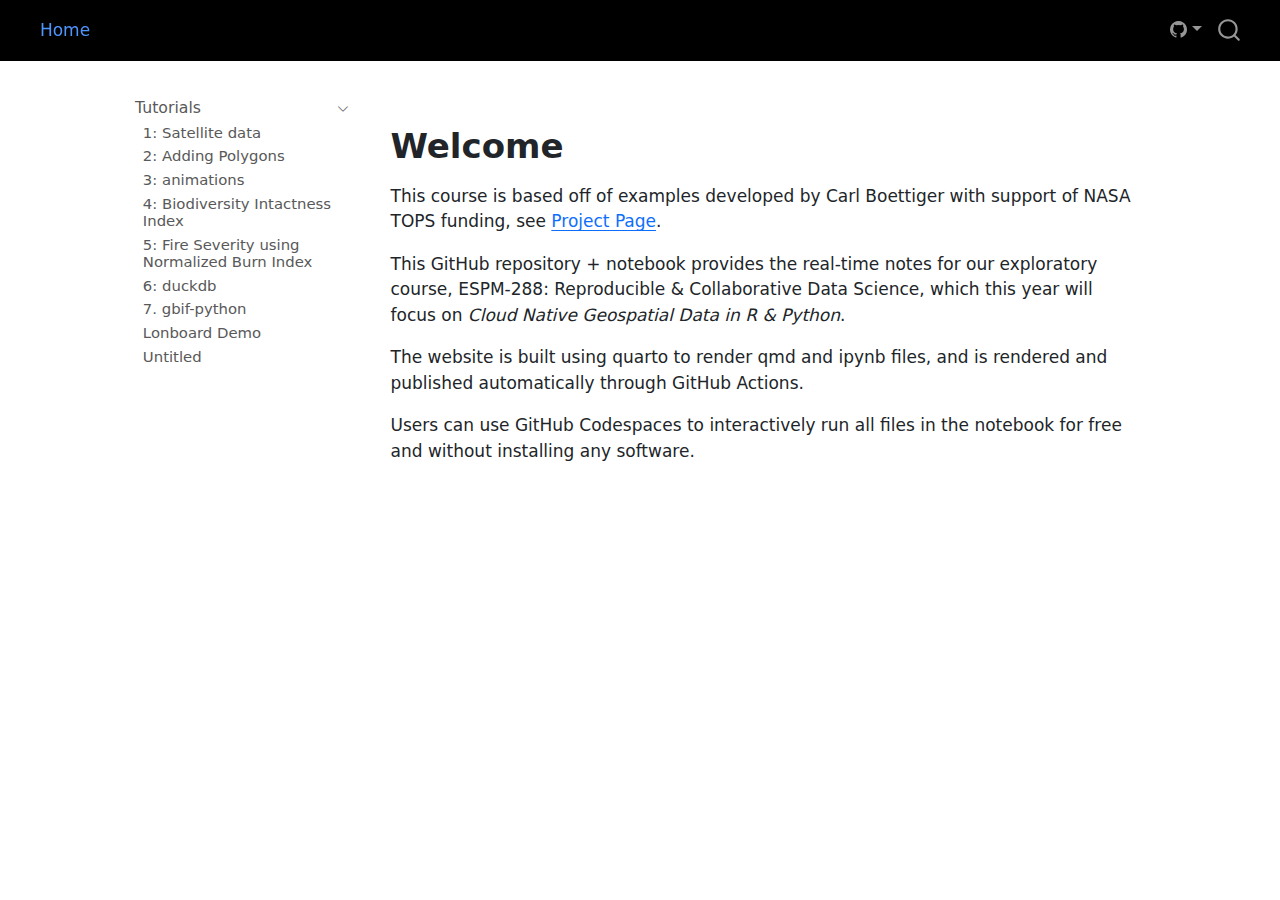
<file: README.html>
<!DOCTYPE html>
<html xmlns="http://www.w3.org/1999/xhtml" lang="en" xml:lang="en"><head>

<meta charset="utf-8">
<meta name="generator" content="quarto-1.5.57">

<meta name="viewport" content="width=device-width, initial-scale=1.0, user-scalable=yes">


<title>readme</title>
<style>
code{white-space: pre-wrap;}
span.smallcaps{font-variant: small-caps;}
div.columns{display: flex; gap: min(4vw, 1.5em);}
div.column{flex: auto; overflow-x: auto;}
div.hanging-indent{margin-left: 1.5em; text-indent: -1.5em;}
ul.task-list{list-style: none;}
ul.task-list li input[type="checkbox"] {
  width: 0.8em;
  margin: 0 0.8em 0.2em -1em; /* quarto-specific, see https://github.com/quarto-dev/quarto-cli/issues/4556 */ 
  vertical-align: middle;
}
</style>


<script src="site_libs/quarto-nav/quarto-nav.js"></script>
<script src="site_libs/quarto-nav/headroom.min.js"></script>
<script src="site_libs/clipboard/clipboard.min.js"></script>
<script src="site_libs/quarto-search/autocomplete.umd.js"></script>
<script src="site_libs/quarto-search/fuse.min.js"></script>
<script src="site_libs/quarto-search/quarto-search.js"></script>
<meta name="quarto:offset" content="./">
<script src="site_libs/quarto-html/quarto.js"></script>
<script src="site_libs/quarto-html/popper.min.js"></script>
<script src="site_libs/quarto-html/tippy.umd.min.js"></script>
<script src="site_libs/quarto-html/anchor.min.js"></script>
<link href="site_libs/quarto-html/tippy.css" rel="stylesheet">
<link href="site_libs/quarto-html/quarto-syntax-highlighting.css" rel="stylesheet" id="quarto-text-highlighting-styles">
<script src="site_libs/bootstrap/bootstrap.min.js"></script>
<link href="site_libs/bootstrap/bootstrap-icons.css" rel="stylesheet">
<link href="site_libs/bootstrap/bootstrap.min.css" rel="stylesheet" id="quarto-bootstrap" data-mode="light">
<script id="quarto-search-options" type="application/json">{
  "location": "navbar",
  "copy-button": false,
  "collapse-after": 3,
  "panel-placement": "end",
  "type": "overlay",
  "limit": 50,
  "keyboard-shortcut": [
    "f",
    "/",
    "s"
  ],
  "show-item-context": false,
  "language": {
    "search-no-results-text": "No results",
    "search-matching-documents-text": "matching documents",
    "search-copy-link-title": "Copy link to search",
    "search-hide-matches-text": "Hide additional matches",
    "search-more-match-text": "more match in this document",
    "search-more-matches-text": "more matches in this document",
    "search-clear-button-title": "Clear",
    "search-text-placeholder": "",
    "search-detached-cancel-button-title": "Cancel",
    "search-submit-button-title": "Submit",
    "search-label": "Search"
  }
}</script>


</head>

<body class="nav-sidebar floating nav-fixed fullcontent">

<div id="quarto-search-results"></div>
  <header id="quarto-header" class="headroom fixed-top">
    <nav class="navbar navbar-expand-lg " data-bs-theme="dark">
      <div class="navbar-container container-fluid">
            <div id="quarto-search" class="" title="Search"></div>
          <button class="navbar-toggler" type="button" data-bs-toggle="collapse" data-bs-target="#navbarCollapse" aria-controls="navbarCollapse" role="menu" aria-expanded="false" aria-label="Toggle navigation" onclick="if (window.quartoToggleHeadroom) { window.quartoToggleHeadroom(); }">
  <span class="navbar-toggler-icon"></span>
</button>
          <div class="collapse navbar-collapse" id="navbarCollapse">
            <ul class="navbar-nav navbar-nav-scroll me-auto">
  <li class="nav-item">
    <a class="nav-link active" href="./README.html" aria-current="page"> 
<span class="menu-text">Home</span></a>
  </li>  
</ul>
          </div> <!-- /navcollapse -->
            <div class="quarto-navbar-tools">
    <div class="dropdown">
      <a href="" title="" id="quarto-navigation-tool-dropdown-0" class="quarto-navigation-tool dropdown-toggle px-1" data-bs-toggle="dropdown" aria-expanded="false" role="link" aria-label=""><i class="bi bi-github"></i></a>
      <ul class="dropdown-menu" aria-labelledby="quarto-navigation-tool-dropdown-0">
          <li>
            <a class="dropdown-item quarto-navbar-tools-item" href="https://github.com/espm-288/cloud-native-geo-cboettig">
            Source Code
            </a>
          </li>
          <li>
            <a class="dropdown-item quarto-navbar-tools-item" href="ttps://github.com/espm-288/cloud-native-geo-cboettig/issues">
            Report a Bug
            </a>
          </li>
      </ul>
    </div>
</div>
      </div> <!-- /container-fluid -->
    </nav>
  <nav class="quarto-secondary-nav">
    <div class="container-fluid d-flex">
      <button type="button" class="quarto-btn-toggle btn" data-bs-toggle="collapse" role="button" data-bs-target=".quarto-sidebar-collapse-item" aria-controls="quarto-sidebar" aria-expanded="false" aria-label="Toggle sidebar navigation" onclick="if (window.quartoToggleHeadroom) { window.quartoToggleHeadroom(); }">
        <i class="bi bi-layout-text-sidebar-reverse"></i>
      </button>
        <nav class="quarto-page-breadcrumbs" aria-label="breadcrumb"><ol class="breadcrumb"></ol></nav>
        <a class="flex-grow-1" role="navigation" data-bs-toggle="collapse" data-bs-target=".quarto-sidebar-collapse-item" aria-controls="quarto-sidebar" aria-expanded="false" aria-label="Toggle sidebar navigation" onclick="if (window.quartoToggleHeadroom) { window.quartoToggleHeadroom(); }">      
        </a>
    </div>
  </nav>
</header>
<!-- content -->
<div id="quarto-content" class="quarto-container page-columns page-rows-contents page-layout-article page-navbar">
<!-- sidebar -->
  <nav id="quarto-sidebar" class="sidebar collapse collapse-horizontal quarto-sidebar-collapse-item sidebar-navigation floating overflow-auto">
    <div class="sidebar-menu-container"> 
    <ul class="list-unstyled mt-1">
        <li class="sidebar-item sidebar-item-section">
      <div class="sidebar-item-container"> 
            <a class="sidebar-item-text sidebar-link text-start" data-bs-toggle="collapse" data-bs-target="#quarto-sidebar-section-1" role="navigation" aria-expanded="true">
 <span class="menu-text">Tutorials</span></a>
          <a class="sidebar-item-toggle text-start" data-bs-toggle="collapse" data-bs-target="#quarto-sidebar-section-1" role="navigation" aria-expanded="true" aria-label="Toggle section">
            <i class="bi bi-chevron-right ms-2"></i>
          </a> 
      </div>
      <ul id="quarto-sidebar-section-1" class="collapse list-unstyled sidebar-section depth1 show">  
          <li class="sidebar-item">
  <div class="sidebar-item-container"> 
  <a href="./tutorials/example-1.html" class="sidebar-item-text sidebar-link">
 <span class="menu-text">1: Satellite data</span></a>
  </div>
</li>
          <li class="sidebar-item">
  <div class="sidebar-item-container"> 
  <a href="./tutorials/example-2.html" class="sidebar-item-text sidebar-link">
 <span class="menu-text">2: Adding Polygons</span></a>
  </div>
</li>
          <li class="sidebar-item">
  <div class="sidebar-item-container"> 
  <a href="./tutorials/example-3.html" class="sidebar-item-text sidebar-link">
 <span class="menu-text">3: animations</span></a>
  </div>
</li>
          <li class="sidebar-item">
  <div class="sidebar-item-container"> 
  <a href="./tutorials/example-4.html" class="sidebar-item-text sidebar-link">
 <span class="menu-text">4: Biodiversity Intactness Index</span></a>
  </div>
</li>
          <li class="sidebar-item">
  <div class="sidebar-item-container"> 
  <a href="./tutorials/example-5-fire.html" class="sidebar-item-text sidebar-link">
 <span class="menu-text">5: Fire Severity using Normalized Burn Index</span></a>
  </div>
</li>
          <li class="sidebar-item">
  <div class="sidebar-item-container"> 
  <a href="./tutorials/example-6.html" class="sidebar-item-text sidebar-link">
 <span class="menu-text">6: duckdb</span></a>
  </div>
</li>
          <li class="sidebar-item">
  <div class="sidebar-item-container"> 
  <a href="./tutorials/gbif-python.html" class="sidebar-item-text sidebar-link">
 <span class="menu-text">7. gbif-python</span></a>
  </div>
</li>
          <li class="sidebar-item">
  <div class="sidebar-item-container"> 
  <a href="./tutorials/lonboard-demo.html" class="sidebar-item-text sidebar-link">
 <span class="menu-text">Lonboard Demo</span></a>
  </div>
</li>
          <li class="sidebar-item">
  <div class="sidebar-item-container"> 
  <a href="./tutorials/Untitled.html" class="sidebar-item-text sidebar-link">
 <span class="menu-text">Untitled</span></a>
  </div>
</li>
      </ul>
  </li>
    </ul>
    </div>
</nav>
<div id="quarto-sidebar-glass" class="quarto-sidebar-collapse-item" data-bs-toggle="collapse" data-bs-target=".quarto-sidebar-collapse-item"></div>
<!-- margin-sidebar -->
    
<!-- main -->
<main class="content" id="quarto-document-content">




<section id="welcome" class="level1">
<h1>Welcome</h1>
<p>This course is based off of examples developed by Carl Boettiger with support of NASA TOPS funding, see <a href="https://boettiger-lab.github.io/nasa-topst-env-justice/">Project Page</a>.</p>
<p>This GitHub repository + notebook provides the real-time notes for our exploratory course, ESPM-288: Reproducible &amp; Collaborative Data Science, which this year will focus on <em>Cloud Native Geospatial Data in R &amp; Python</em>.</p>
<p>The website is built using quarto to render qmd and ipynb files, and is rendered and published automatically through GitHub Actions.</p>
<p>Users can use GitHub Codespaces to interactively run all files in the notebook for free and without installing any software.</p>


</section>

</main> <!-- /main -->
<script id="quarto-html-after-body" type="application/javascript">
window.document.addEventListener("DOMContentLoaded", function (event) {
  const toggleBodyColorMode = (bsSheetEl) => {
    const mode = bsSheetEl.getAttribute("data-mode");
    const bodyEl = window.document.querySelector("body");
    if (mode === "dark") {
      bodyEl.classList.add("quarto-dark");
      bodyEl.classList.remove("quarto-light");
    } else {
      bodyEl.classList.add("quarto-light");
      bodyEl.classList.remove("quarto-dark");
    }
  }
  const toggleBodyColorPrimary = () => {
    const bsSheetEl = window.document.querySelector("link#quarto-bootstrap");
    if (bsSheetEl) {
      toggleBodyColorMode(bsSheetEl);
    }
  }
  toggleBodyColorPrimary();  
  const icon = "";
  const anchorJS = new window.AnchorJS();
  anchorJS.options = {
    placement: 'right',
    icon: icon
  };
  anchorJS.add('.anchored');
  const isCodeAnnotation = (el) => {
    for (const clz of el.classList) {
      if (clz.startsWith('code-annotation-')) {                     
        return true;
      }
    }
    return false;
  }
  const onCopySuccess = function(e) {
    // button target
    const button = e.trigger;
    // don't keep focus
    button.blur();
    // flash "checked"
    button.classList.add('code-copy-button-checked');
    var currentTitle = button.getAttribute("title");
    button.setAttribute("title", "Copied!");
    let tooltip;
    if (window.bootstrap) {
      button.setAttribute("data-bs-toggle", "tooltip");
      button.setAttribute("data-bs-placement", "left");
      button.setAttribute("data-bs-title", "Copied!");
      tooltip = new bootstrap.Tooltip(button, 
        { trigger: "manual", 
          customClass: "code-copy-button-tooltip",
          offset: [0, -8]});
      tooltip.show();    
    }
    setTimeout(function() {
      if (tooltip) {
        tooltip.hide();
        button.removeAttribute("data-bs-title");
        button.removeAttribute("data-bs-toggle");
        button.removeAttribute("data-bs-placement");
      }
      button.setAttribute("title", currentTitle);
      button.classList.remove('code-copy-button-checked');
    }, 1000);
    // clear code selection
    e.clearSelection();
  }
  const getTextToCopy = function(trigger) {
      const codeEl = trigger.previousElementSibling.cloneNode(true);
      for (const childEl of codeEl.children) {
        if (isCodeAnnotation(childEl)) {
          childEl.remove();
        }
      }
      return codeEl.innerText;
  }
  const clipboard = new window.ClipboardJS('.code-copy-button:not([data-in-quarto-modal])', {
    text: getTextToCopy
  });
  clipboard.on('success', onCopySuccess);
  if (window.document.getElementById('quarto-embedded-source-code-modal')) {
    // For code content inside modals, clipBoardJS needs to be initialized with a container option
    // TODO: Check when it could be a function (https://github.com/zenorocha/clipboard.js/issues/860)
    const clipboardModal = new window.ClipboardJS('.code-copy-button[data-in-quarto-modal]', {
      text: getTextToCopy,
      container: window.document.getElementById('quarto-embedded-source-code-modal')
    });
    clipboardModal.on('success', onCopySuccess);
  }
    var localhostRegex = new RegExp(/^(?:http|https):\/\/localhost\:?[0-9]*\//);
    var mailtoRegex = new RegExp(/^mailto:/);
      var filterRegex = new RegExp('/' + window.location.host + '/');
    var isInternal = (href) => {
        return filterRegex.test(href) || localhostRegex.test(href) || mailtoRegex.test(href);
    }
    // Inspect non-navigation links and adorn them if external
 	var links = window.document.querySelectorAll('a[href]:not(.nav-link):not(.navbar-brand):not(.toc-action):not(.sidebar-link):not(.sidebar-item-toggle):not(.pagination-link):not(.no-external):not([aria-hidden]):not(.dropdown-item):not(.quarto-navigation-tool):not(.about-link)');
    for (var i=0; i<links.length; i++) {
      const link = links[i];
      if (!isInternal(link.href)) {
        // undo the damage that might have been done by quarto-nav.js in the case of
        // links that we want to consider external
        if (link.dataset.originalHref !== undefined) {
          link.href = link.dataset.originalHref;
        }
      }
    }
  function tippyHover(el, contentFn, onTriggerFn, onUntriggerFn) {
    const config = {
      allowHTML: true,
      maxWidth: 500,
      delay: 100,
      arrow: false,
      appendTo: function(el) {
          return el.parentElement;
      },
      interactive: true,
      interactiveBorder: 10,
      theme: 'quarto',
      placement: 'bottom-start',
    };
    if (contentFn) {
      config.content = contentFn;
    }
    if (onTriggerFn) {
      config.onTrigger = onTriggerFn;
    }
    if (onUntriggerFn) {
      config.onUntrigger = onUntriggerFn;
    }
    window.tippy(el, config); 
  }
  const noterefs = window.document.querySelectorAll('a[role="doc-noteref"]');
  for (var i=0; i<noterefs.length; i++) {
    const ref = noterefs[i];
    tippyHover(ref, function() {
      // use id or data attribute instead here
      let href = ref.getAttribute('data-footnote-href') || ref.getAttribute('href');
      try { href = new URL(href).hash; } catch {}
      const id = href.replace(/^#\/?/, "");
      const note = window.document.getElementById(id);
      if (note) {
        return note.innerHTML;
      } else {
        return "";
      }
    });
  }
  const xrefs = window.document.querySelectorAll('a.quarto-xref');
  const processXRef = (id, note) => {
    // Strip column container classes
    const stripColumnClz = (el) => {
      el.classList.remove("page-full", "page-columns");
      if (el.children) {
        for (const child of el.children) {
          stripColumnClz(child);
        }
      }
    }
    stripColumnClz(note)
    if (id === null || id.startsWith('sec-')) {
      // Special case sections, only their first couple elements
      const container = document.createElement("div");
      if (note.children && note.children.length > 2) {
        container.appendChild(note.children[0].cloneNode(true));
        for (let i = 1; i < note.children.length; i++) {
          const child = note.children[i];
          if (child.tagName === "P" && child.innerText === "") {
            continue;
          } else {
            container.appendChild(child.cloneNode(true));
            break;
          }
        }
        if (window.Quarto?.typesetMath) {
          window.Quarto.typesetMath(container);
        }
        return container.innerHTML
      } else {
        if (window.Quarto?.typesetMath) {
          window.Quarto.typesetMath(note);
        }
        return note.innerHTML;
      }
    } else {
      // Remove any anchor links if they are present
      const anchorLink = note.querySelector('a.anchorjs-link');
      if (anchorLink) {
        anchorLink.remove();
      }
      if (window.Quarto?.typesetMath) {
        window.Quarto.typesetMath(note);
      }
      // TODO in 1.5, we should make sure this works without a callout special case
      if (note.classList.contains("callout")) {
        return note.outerHTML;
      } else {
        return note.innerHTML;
      }
    }
  }
  for (var i=0; i<xrefs.length; i++) {
    const xref = xrefs[i];
    tippyHover(xref, undefined, function(instance) {
      instance.disable();
      let url = xref.getAttribute('href');
      let hash = undefined; 
      if (url.startsWith('#')) {
        hash = url;
      } else {
        try { hash = new URL(url).hash; } catch {}
      }
      if (hash) {
        const id = hash.replace(/^#\/?/, "");
        const note = window.document.getElementById(id);
        if (note !== null) {
          try {
            const html = processXRef(id, note.cloneNode(true));
            instance.setContent(html);
          } finally {
            instance.enable();
            instance.show();
          }
        } else {
          // See if we can fetch this
          fetch(url.split('#')[0])
          .then(res => res.text())
          .then(html => {
            const parser = new DOMParser();
            const htmlDoc = parser.parseFromString(html, "text/html");
            const note = htmlDoc.getElementById(id);
            if (note !== null) {
              const html = processXRef(id, note);
              instance.setContent(html);
            } 
          }).finally(() => {
            instance.enable();
            instance.show();
          });
        }
      } else {
        // See if we can fetch a full url (with no hash to target)
        // This is a special case and we should probably do some content thinning / targeting
        fetch(url)
        .then(res => res.text())
        .then(html => {
          const parser = new DOMParser();
          const htmlDoc = parser.parseFromString(html, "text/html");
          const note = htmlDoc.querySelector('main.content');
          if (note !== null) {
            // This should only happen for chapter cross references
            // (since there is no id in the URL)
            // remove the first header
            if (note.children.length > 0 && note.children[0].tagName === "HEADER") {
              note.children[0].remove();
            }
            const html = processXRef(null, note);
            instance.setContent(html);
          } 
        }).finally(() => {
          instance.enable();
          instance.show();
        });
      }
    }, function(instance) {
    });
  }
      let selectedAnnoteEl;
      const selectorForAnnotation = ( cell, annotation) => {
        let cellAttr = 'data-code-cell="' + cell + '"';
        let lineAttr = 'data-code-annotation="' +  annotation + '"';
        const selector = 'span[' + cellAttr + '][' + lineAttr + ']';
        return selector;
      }
      const selectCodeLines = (annoteEl) => {
        const doc = window.document;
        const targetCell = annoteEl.getAttribute("data-target-cell");
        const targetAnnotation = annoteEl.getAttribute("data-target-annotation");
        const annoteSpan = window.document.querySelector(selectorForAnnotation(targetCell, targetAnnotation));
        const lines = annoteSpan.getAttribute("data-code-lines").split(",");
        const lineIds = lines.map((line) => {
          return targetCell + "-" + line;
        })
        let top = null;
        let height = null;
        let parent = null;
        if (lineIds.length > 0) {
            //compute the position of the single el (top and bottom and make a div)
            const el = window.document.getElementById(lineIds[0]);
            top = el.offsetTop;
            height = el.offsetHeight;
            parent = el.parentElement.parentElement;
          if (lineIds.length > 1) {
            const lastEl = window.document.getElementById(lineIds[lineIds.length - 1]);
            const bottom = lastEl.offsetTop + lastEl.offsetHeight;
            height = bottom - top;
          }
          if (top !== null && height !== null && parent !== null) {
            // cook up a div (if necessary) and position it 
            let div = window.document.getElementById("code-annotation-line-highlight");
            if (div === null) {
              div = window.document.createElement("div");
              div.setAttribute("id", "code-annotation-line-highlight");
              div.style.position = 'absolute';
              parent.appendChild(div);
            }
            div.style.top = top - 2 + "px";
            div.style.height = height + 4 + "px";
            div.style.left = 0;
            let gutterDiv = window.document.getElementById("code-annotation-line-highlight-gutter");
            if (gutterDiv === null) {
              gutterDiv = window.document.createElement("div");
              gutterDiv.setAttribute("id", "code-annotation-line-highlight-gutter");
              gutterDiv.style.position = 'absolute';
              const codeCell = window.document.getElementById(targetCell);
              const gutter = codeCell.querySelector('.code-annotation-gutter');
              gutter.appendChild(gutterDiv);
            }
            gutterDiv.style.top = top - 2 + "px";
            gutterDiv.style.height = height + 4 + "px";
          }
          selectedAnnoteEl = annoteEl;
        }
      };
      const unselectCodeLines = () => {
        const elementsIds = ["code-annotation-line-highlight", "code-annotation-line-highlight-gutter"];
        elementsIds.forEach((elId) => {
          const div = window.document.getElementById(elId);
          if (div) {
            div.remove();
          }
        });
        selectedAnnoteEl = undefined;
      };
        // Handle positioning of the toggle
    window.addEventListener(
      "resize",
      throttle(() => {
        elRect = undefined;
        if (selectedAnnoteEl) {
          selectCodeLines(selectedAnnoteEl);
        }
      }, 10)
    );
    function throttle(fn, ms) {
    let throttle = false;
    let timer;
      return (...args) => {
        if(!throttle) { // first call gets through
            fn.apply(this, args);
            throttle = true;
        } else { // all the others get throttled
            if(timer) clearTimeout(timer); // cancel #2
            timer = setTimeout(() => {
              fn.apply(this, args);
              timer = throttle = false;
            }, ms);
        }
      };
    }
      // Attach click handler to the DT
      const annoteDls = window.document.querySelectorAll('dt[data-target-cell]');
      for (const annoteDlNode of annoteDls) {
        annoteDlNode.addEventListener('click', (event) => {
          const clickedEl = event.target;
          if (clickedEl !== selectedAnnoteEl) {
            unselectCodeLines();
            const activeEl = window.document.querySelector('dt[data-target-cell].code-annotation-active');
            if (activeEl) {
              activeEl.classList.remove('code-annotation-active');
            }
            selectCodeLines(clickedEl);
            clickedEl.classList.add('code-annotation-active');
          } else {
            // Unselect the line
            unselectCodeLines();
            clickedEl.classList.remove('code-annotation-active');
          }
        });
      }
  const findCites = (el) => {
    const parentEl = el.parentElement;
    if (parentEl) {
      const cites = parentEl.dataset.cites;
      if (cites) {
        return {
          el,
          cites: cites.split(' ')
        };
      } else {
        return findCites(el.parentElement)
      }
    } else {
      return undefined;
    }
  };
  var bibliorefs = window.document.querySelectorAll('a[role="doc-biblioref"]');
  for (var i=0; i<bibliorefs.length; i++) {
    const ref = bibliorefs[i];
    const citeInfo = findCites(ref);
    if (citeInfo) {
      tippyHover(citeInfo.el, function() {
        var popup = window.document.createElement('div');
        citeInfo.cites.forEach(function(cite) {
          var citeDiv = window.document.createElement('div');
          citeDiv.classList.add('hanging-indent');
          citeDiv.classList.add('csl-entry');
          var biblioDiv = window.document.getElementById('ref-' + cite);
          if (biblioDiv) {
            citeDiv.innerHTML = biblioDiv.innerHTML;
          }
          popup.appendChild(citeDiv);
        });
        return popup.innerHTML;
      });
    }
  }
});
</script>
</div> <!-- /content -->




</body></html>
</file>
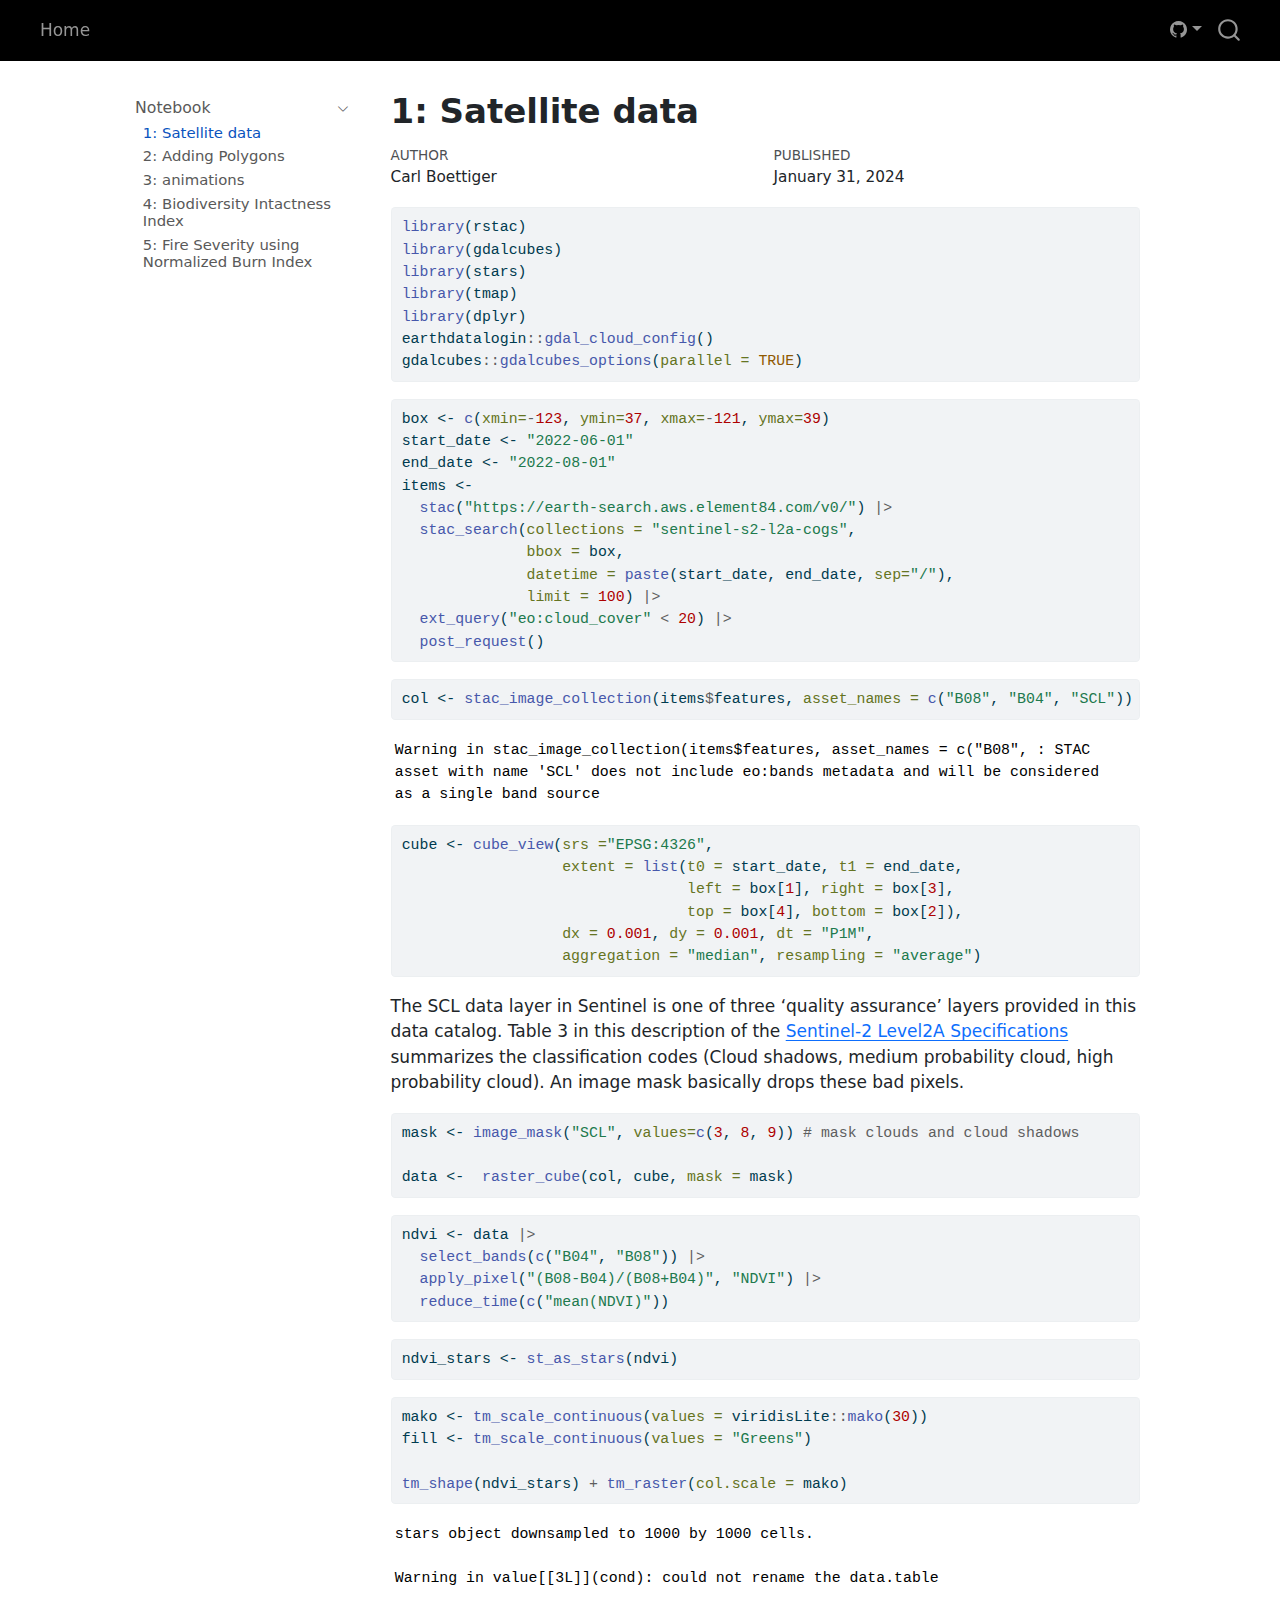
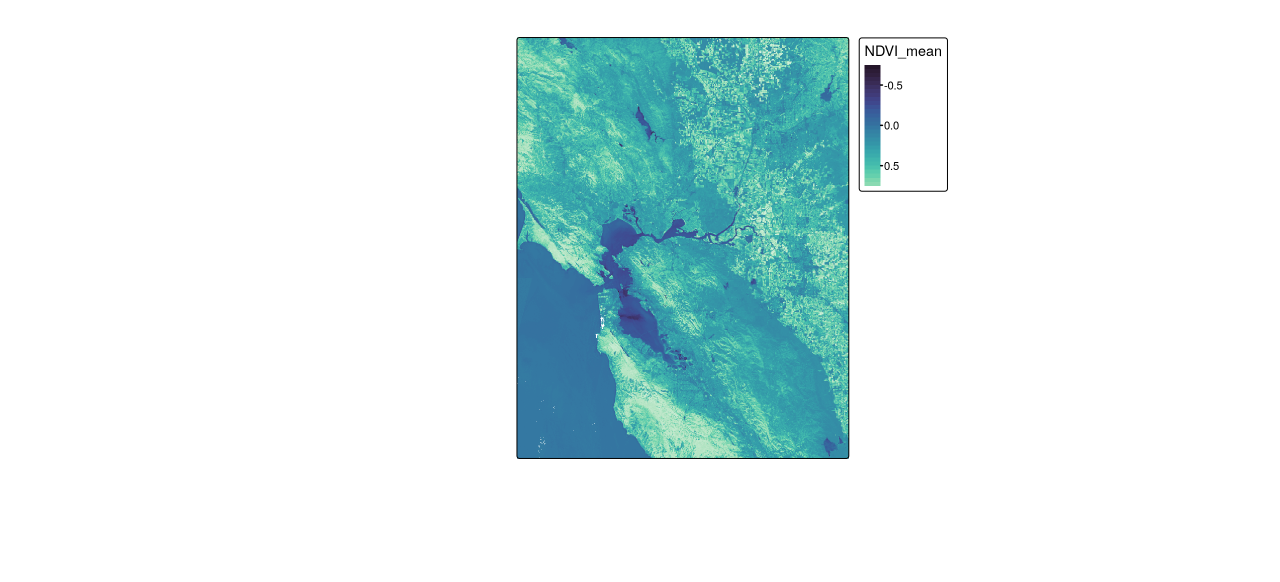
<file: notebook/example-1.html>
<!DOCTYPE html>
<html xmlns="http://www.w3.org/1999/xhtml" lang="en" xml:lang="en"><head>

<meta charset="utf-8">
<meta name="generator" content="quarto-1.3.450">

<meta name="viewport" content="width=device-width, initial-scale=1.0, user-scalable=yes">

<meta name="author" content="Carl Boettiger">
<meta name="dcterms.date" content="2024-01-31">

<title>1: Satellite data</title>
<style>
code{white-space: pre-wrap;}
span.smallcaps{font-variant: small-caps;}
div.columns{display: flex; gap: min(4vw, 1.5em);}
div.column{flex: auto; overflow-x: auto;}
div.hanging-indent{margin-left: 1.5em; text-indent: -1.5em;}
ul.task-list{list-style: none;}
ul.task-list li input[type="checkbox"] {
  width: 0.8em;
  margin: 0 0.8em 0.2em -1em; /* quarto-specific, see https://github.com/quarto-dev/quarto-cli/issues/4556 */ 
  vertical-align: middle;
}
/* CSS for syntax highlighting */
pre > code.sourceCode { white-space: pre; position: relative; }
pre > code.sourceCode > span { display: inline-block; line-height: 1.25; }
pre > code.sourceCode > span:empty { height: 1.2em; }
.sourceCode { overflow: visible; }
code.sourceCode > span { color: inherit; text-decoration: inherit; }
div.sourceCode { margin: 1em 0; }
pre.sourceCode { margin: 0; }
@media screen {
div.sourceCode { overflow: auto; }
}
@media print {
pre > code.sourceCode { white-space: pre-wrap; }
pre > code.sourceCode > span { text-indent: -5em; padding-left: 5em; }
}
pre.numberSource code
  { counter-reset: source-line 0; }
pre.numberSource code > span
  { position: relative; left: -4em; counter-increment: source-line; }
pre.numberSource code > span > a:first-child::before
  { content: counter(source-line);
    position: relative; left: -1em; text-align: right; vertical-align: baseline;
    border: none; display: inline-block;
    -webkit-touch-callout: none; -webkit-user-select: none;
    -khtml-user-select: none; -moz-user-select: none;
    -ms-user-select: none; user-select: none;
    padding: 0 4px; width: 4em;
  }
pre.numberSource { margin-left: 3em;  padding-left: 4px; }
div.sourceCode
  {   }
@media screen {
pre > code.sourceCode > span > a:first-child::before { text-decoration: underline; }
}
</style>


<script src="../site_libs/quarto-nav/quarto-nav.js"></script>
<script src="../site_libs/quarto-nav/headroom.min.js"></script>
<script src="../site_libs/clipboard/clipboard.min.js"></script>
<script src="../site_libs/quarto-search/autocomplete.umd.js"></script>
<script src="../site_libs/quarto-search/fuse.min.js"></script>
<script src="../site_libs/quarto-search/quarto-search.js"></script>
<meta name="quarto:offset" content="../">
<script src="../site_libs/quarto-html/quarto.js"></script>
<script src="../site_libs/quarto-html/popper.min.js"></script>
<script src="../site_libs/quarto-html/tippy.umd.min.js"></script>
<script src="../site_libs/quarto-html/anchor.min.js"></script>
<link href="../site_libs/quarto-html/tippy.css" rel="stylesheet">
<link href="../site_libs/quarto-html/quarto-syntax-highlighting.css" rel="stylesheet" id="quarto-text-highlighting-styles">
<script src="../site_libs/bootstrap/bootstrap.min.js"></script>
<link href="../site_libs/bootstrap/bootstrap-icons.css" rel="stylesheet">
<link href="../site_libs/bootstrap/bootstrap.min.css" rel="stylesheet" id="quarto-bootstrap" data-mode="light">
<script id="quarto-search-options" type="application/json">{
  "location": "navbar",
  "copy-button": false,
  "collapse-after": 3,
  "panel-placement": "end",
  "type": "overlay",
  "limit": 20,
  "language": {
    "search-no-results-text": "No results",
    "search-matching-documents-text": "matching documents",
    "search-copy-link-title": "Copy link to search",
    "search-hide-matches-text": "Hide additional matches",
    "search-more-match-text": "more match in this document",
    "search-more-matches-text": "more matches in this document",
    "search-clear-button-title": "Clear",
    "search-detached-cancel-button-title": "Cancel",
    "search-submit-button-title": "Submit",
    "search-label": "Search"
  }
}</script>


</head>

<body class="nav-sidebar floating nav-fixed fullcontent">

<div id="quarto-search-results"></div>
  <header id="quarto-header" class="headroom fixed-top">
    <nav class="navbar navbar-expand-lg navbar-dark ">
      <div class="navbar-container container-fluid">
            <div id="quarto-search" class="" title="Search"></div>
          <button class="navbar-toggler" type="button" data-bs-toggle="collapse" data-bs-target="#navbarCollapse" aria-controls="navbarCollapse" aria-expanded="false" aria-label="Toggle navigation" onclick="if (window.quartoToggleHeadroom) { window.quartoToggleHeadroom(); }">
  <span class="navbar-toggler-icon"></span>
</button>
          <div class="collapse navbar-collapse" id="navbarCollapse">
            <ul class="navbar-nav navbar-nav-scroll me-auto">
  <li class="nav-item">
    <a class="nav-link" href="../README.html" rel="" target="">
 <span class="menu-text">Home</span></a>
  </li>  
</ul>
            <div class="quarto-navbar-tools ms-auto">
    <div class="dropdown">
      <a href="" title="" id="quarto-navigation-tool-dropdown-0" class="quarto-navigation-tool dropdown-toggle px-1" data-bs-toggle="dropdown" aria-expanded="false" aria-label=""><i class="bi bi-github"></i></a>
      <ul class="dropdown-menu dropdown-menu-end" aria-labelledby="quarto-navigation-tool-dropdown-0">
          <li>
            <a class="dropdown-item quarto-navbar-tools ms-auto-item" href="https://github.com/espm-288/cloud-native-geo-cboettig">
            Source Code
            </a>
          </li>
          <li>
            <a class="dropdown-item quarto-navbar-tools ms-auto-item" href="ttps://github.com/espm-288/cloud-native-geo-cboettig/issues">
            Report a Bug
            </a>
          </li>
      </ul>
    </div>
</div>
          </div> <!-- /navcollapse -->
      </div> <!-- /container-fluid -->
    </nav>
  <nav class="quarto-secondary-nav">
    <div class="container-fluid d-flex">
      <button type="button" class="quarto-btn-toggle btn" data-bs-toggle="collapse" data-bs-target="#quarto-sidebar,#quarto-sidebar-glass" aria-controls="quarto-sidebar" aria-expanded="false" aria-label="Toggle sidebar navigation" onclick="if (window.quartoToggleHeadroom) { window.quartoToggleHeadroom(); }">
        <i class="bi bi-layout-text-sidebar-reverse"></i>
      </button>
      <nav class="quarto-page-breadcrumbs" aria-label="breadcrumb"><ol class="breadcrumb"><li class="breadcrumb-item"><a href="../notebook/example-1.html">Notebook</a></li><li class="breadcrumb-item"><a href="../notebook/example-1.html">1: Satellite data</a></li></ol></nav>
      <a class="flex-grow-1" role="button" data-bs-toggle="collapse" data-bs-target="#quarto-sidebar,#quarto-sidebar-glass" aria-controls="quarto-sidebar" aria-expanded="false" aria-label="Toggle sidebar navigation" onclick="if (window.quartoToggleHeadroom) { window.quartoToggleHeadroom(); }">      
      </a>
    </div>
  </nav>
</header>
<!-- content -->
<div id="quarto-content" class="quarto-container page-columns page-rows-contents page-layout-article page-navbar">
<!-- sidebar -->
  <nav id="quarto-sidebar" class="sidebar collapse collapse-horizontal sidebar-navigation floating overflow-auto">
    <div class="sidebar-menu-container"> 
    <ul class="list-unstyled mt-1">
        <li class="sidebar-item sidebar-item-section">
      <div class="sidebar-item-container"> 
            <a class="sidebar-item-text sidebar-link text-start" data-bs-toggle="collapse" data-bs-target="#quarto-sidebar-section-1" aria-expanded="true">
 <span class="menu-text">Notebook</span></a>
          <a class="sidebar-item-toggle text-start" data-bs-toggle="collapse" data-bs-target="#quarto-sidebar-section-1" aria-expanded="true" aria-label="Toggle section">
            <i class="bi bi-chevron-right ms-2"></i>
          </a> 
      </div>
      <ul id="quarto-sidebar-section-1" class="collapse list-unstyled sidebar-section depth1 show">  
          <li class="sidebar-item">
  <div class="sidebar-item-container"> 
  <a href="../notebook/example-1.html" class="sidebar-item-text sidebar-link active">
 <span class="menu-text">1: Satellite data</span></a>
  </div>
</li>
          <li class="sidebar-item">
  <div class="sidebar-item-container"> 
  <a href="../notebook/example-2.html" class="sidebar-item-text sidebar-link">
 <span class="menu-text">2: Adding Polygons</span></a>
  </div>
</li>
          <li class="sidebar-item">
  <div class="sidebar-item-container"> 
  <a href="../notebook/example-3.html" class="sidebar-item-text sidebar-link">
 <span class="menu-text">3: animations</span></a>
  </div>
</li>
          <li class="sidebar-item">
  <div class="sidebar-item-container"> 
  <a href="../notebook/example-4.html" class="sidebar-item-text sidebar-link">
 <span class="menu-text">4: Biodiversity Intactness Index</span></a>
  </div>
</li>
          <li class="sidebar-item">
  <div class="sidebar-item-container"> 
  <a href="../notebook/fire-example.html" class="sidebar-item-text sidebar-link">
 <span class="menu-text">5: Fire Severity using Normalized Burn Index</span></a>
  </div>
</li>
      </ul>
  </li>
    </ul>
    </div>
</nav>
<div id="quarto-sidebar-glass" data-bs-toggle="collapse" data-bs-target="#quarto-sidebar,#quarto-sidebar-glass"></div>
<!-- margin-sidebar -->
    
<!-- main -->
<main class="content" id="quarto-document-content">

<header id="title-block-header" class="quarto-title-block default">
<div class="quarto-title">
<h1 class="title">1: Satellite data</h1>
</div>



<div class="quarto-title-meta">

    <div>
    <div class="quarto-title-meta-heading">Author</div>
    <div class="quarto-title-meta-contents">
             <p>Carl Boettiger </p>
          </div>
  </div>
    
    <div>
    <div class="quarto-title-meta-heading">Published</div>
    <div class="quarto-title-meta-contents">
      <p class="date">January 31, 2024</p>
    </div>
  </div>
  
    
  </div>
  

</header>

<div class="cell">
<div class="sourceCode cell-code" id="cb1"><pre class="sourceCode r code-with-copy"><code class="sourceCode r"><span id="cb1-1"><a href="#cb1-1" aria-hidden="true" tabindex="-1"></a><span class="fu">library</span>(rstac)</span>
<span id="cb1-2"><a href="#cb1-2" aria-hidden="true" tabindex="-1"></a><span class="fu">library</span>(gdalcubes)</span>
<span id="cb1-3"><a href="#cb1-3" aria-hidden="true" tabindex="-1"></a><span class="fu">library</span>(stars)</span>
<span id="cb1-4"><a href="#cb1-4" aria-hidden="true" tabindex="-1"></a><span class="fu">library</span>(tmap)</span>
<span id="cb1-5"><a href="#cb1-5" aria-hidden="true" tabindex="-1"></a><span class="fu">library</span>(dplyr)</span>
<span id="cb1-6"><a href="#cb1-6" aria-hidden="true" tabindex="-1"></a>earthdatalogin<span class="sc">::</span><span class="fu">gdal_cloud_config</span>()</span>
<span id="cb1-7"><a href="#cb1-7" aria-hidden="true" tabindex="-1"></a>gdalcubes<span class="sc">::</span><span class="fu">gdalcubes_options</span>(<span class="at">parallel =</span> <span class="cn">TRUE</span>)</span></code><button title="Copy to Clipboard" class="code-copy-button"><i class="bi"></i></button></pre></div>
</div>
<div class="cell">
<div class="sourceCode cell-code" id="cb2"><pre class="sourceCode r code-with-copy"><code class="sourceCode r"><span id="cb2-1"><a href="#cb2-1" aria-hidden="true" tabindex="-1"></a>box <span class="ot">&lt;-</span> <span class="fu">c</span>(<span class="at">xmin=</span><span class="sc">-</span><span class="dv">123</span>, <span class="at">ymin=</span><span class="dv">37</span>, <span class="at">xmax=</span><span class="sc">-</span><span class="dv">121</span>, <span class="at">ymax=</span><span class="dv">39</span>) </span>
<span id="cb2-2"><a href="#cb2-2" aria-hidden="true" tabindex="-1"></a>start_date <span class="ot">&lt;-</span> <span class="st">"2022-06-01"</span></span>
<span id="cb2-3"><a href="#cb2-3" aria-hidden="true" tabindex="-1"></a>end_date <span class="ot">&lt;-</span> <span class="st">"2022-08-01"</span></span>
<span id="cb2-4"><a href="#cb2-4" aria-hidden="true" tabindex="-1"></a>items <span class="ot">&lt;-</span></span>
<span id="cb2-5"><a href="#cb2-5" aria-hidden="true" tabindex="-1"></a>  <span class="fu">stac</span>(<span class="st">"https://earth-search.aws.element84.com/v0/"</span>) <span class="sc">|&gt;</span></span>
<span id="cb2-6"><a href="#cb2-6" aria-hidden="true" tabindex="-1"></a>  <span class="fu">stac_search</span>(<span class="at">collections =</span> <span class="st">"sentinel-s2-l2a-cogs"</span>,</span>
<span id="cb2-7"><a href="#cb2-7" aria-hidden="true" tabindex="-1"></a>              <span class="at">bbox =</span> box,</span>
<span id="cb2-8"><a href="#cb2-8" aria-hidden="true" tabindex="-1"></a>              <span class="at">datetime =</span> <span class="fu">paste</span>(start_date, end_date, <span class="at">sep=</span><span class="st">"/"</span>),</span>
<span id="cb2-9"><a href="#cb2-9" aria-hidden="true" tabindex="-1"></a>              <span class="at">limit =</span> <span class="dv">100</span>) <span class="sc">|&gt;</span></span>
<span id="cb2-10"><a href="#cb2-10" aria-hidden="true" tabindex="-1"></a>  <span class="fu">ext_query</span>(<span class="st">"eo:cloud_cover"</span> <span class="sc">&lt;</span> <span class="dv">20</span>) <span class="sc">|&gt;</span></span>
<span id="cb2-11"><a href="#cb2-11" aria-hidden="true" tabindex="-1"></a>  <span class="fu">post_request</span>()</span></code><button title="Copy to Clipboard" class="code-copy-button"><i class="bi"></i></button></pre></div>
</div>
<div class="cell">
<div class="sourceCode cell-code" id="cb3"><pre class="sourceCode r code-with-copy"><code class="sourceCode r"><span id="cb3-1"><a href="#cb3-1" aria-hidden="true" tabindex="-1"></a>col <span class="ot">&lt;-</span> <span class="fu">stac_image_collection</span>(items<span class="sc">$</span>features, <span class="at">asset_names =</span> <span class="fu">c</span>(<span class="st">"B08"</span>, <span class="st">"B04"</span>, <span class="st">"SCL"</span>))</span></code><button title="Copy to Clipboard" class="code-copy-button"><i class="bi"></i></button></pre></div>
<div class="cell-output cell-output-stderr">
<pre><code>Warning in stac_image_collection(items$features, asset_names = c("B08", : STAC
asset with name 'SCL' does not include eo:bands metadata and will be considered
as a single band source</code></pre>
</div>
<div class="sourceCode cell-code" id="cb5"><pre class="sourceCode r code-with-copy"><code class="sourceCode r"><span id="cb5-1"><a href="#cb5-1" aria-hidden="true" tabindex="-1"></a>cube <span class="ot">&lt;-</span> <span class="fu">cube_view</span>(<span class="at">srs =</span><span class="st">"EPSG:4326"</span>,</span>
<span id="cb5-2"><a href="#cb5-2" aria-hidden="true" tabindex="-1"></a>                  <span class="at">extent =</span> <span class="fu">list</span>(<span class="at">t0 =</span> start_date, <span class="at">t1 =</span> end_date,</span>
<span id="cb5-3"><a href="#cb5-3" aria-hidden="true" tabindex="-1"></a>                                <span class="at">left =</span> box[<span class="dv">1</span>], <span class="at">right =</span> box[<span class="dv">3</span>],</span>
<span id="cb5-4"><a href="#cb5-4" aria-hidden="true" tabindex="-1"></a>                                <span class="at">top =</span> box[<span class="dv">4</span>], <span class="at">bottom =</span> box[<span class="dv">2</span>]),</span>
<span id="cb5-5"><a href="#cb5-5" aria-hidden="true" tabindex="-1"></a>                  <span class="at">dx =</span> <span class="fl">0.001</span>, <span class="at">dy =</span> <span class="fl">0.001</span>, <span class="at">dt =</span> <span class="st">"P1M"</span>,</span>
<span id="cb5-6"><a href="#cb5-6" aria-hidden="true" tabindex="-1"></a>                  <span class="at">aggregation =</span> <span class="st">"median"</span>, <span class="at">resampling =</span> <span class="st">"average"</span>)</span></code><button title="Copy to Clipboard" class="code-copy-button"><i class="bi"></i></button></pre></div>
</div>
<p>The SCL data layer in Sentinel is one of three ‘quality assurance’ layers provided in this data catalog. Table 3 in this description of the <a href="https://docs.digitalearthafrica.org/en/latest/data_specs/Sentinel-2_Level-2A_specs.html">Sentinel-2 Level2A Specifications</a> summarizes the classification codes (Cloud shadows, medium probability cloud, high probability cloud). An image mask basically drops these bad pixels.</p>
<div class="cell">
<div class="sourceCode cell-code" id="cb6"><pre class="sourceCode r code-with-copy"><code class="sourceCode r"><span id="cb6-1"><a href="#cb6-1" aria-hidden="true" tabindex="-1"></a>mask <span class="ot">&lt;-</span> <span class="fu">image_mask</span>(<span class="st">"SCL"</span>, <span class="at">values=</span><span class="fu">c</span>(<span class="dv">3</span>, <span class="dv">8</span>, <span class="dv">9</span>)) <span class="co"># mask clouds and cloud shadows</span></span>
<span id="cb6-2"><a href="#cb6-2" aria-hidden="true" tabindex="-1"></a></span>
<span id="cb6-3"><a href="#cb6-3" aria-hidden="true" tabindex="-1"></a>data <span class="ot">&lt;-</span>  <span class="fu">raster_cube</span>(col, cube, <span class="at">mask =</span> mask)</span></code><button title="Copy to Clipboard" class="code-copy-button"><i class="bi"></i></button></pre></div>
</div>
<div class="cell">
<div class="sourceCode cell-code" id="cb7"><pre class="sourceCode r code-with-copy"><code class="sourceCode r"><span id="cb7-1"><a href="#cb7-1" aria-hidden="true" tabindex="-1"></a>ndvi <span class="ot">&lt;-</span> data <span class="sc">|&gt;</span></span>
<span id="cb7-2"><a href="#cb7-2" aria-hidden="true" tabindex="-1"></a>  <span class="fu">select_bands</span>(<span class="fu">c</span>(<span class="st">"B04"</span>, <span class="st">"B08"</span>)) <span class="sc">|&gt;</span></span>
<span id="cb7-3"><a href="#cb7-3" aria-hidden="true" tabindex="-1"></a>  <span class="fu">apply_pixel</span>(<span class="st">"(B08-B04)/(B08+B04)"</span>, <span class="st">"NDVI"</span>) <span class="sc">|&gt;</span></span>
<span id="cb7-4"><a href="#cb7-4" aria-hidden="true" tabindex="-1"></a>  <span class="fu">reduce_time</span>(<span class="fu">c</span>(<span class="st">"mean(NDVI)"</span>)) </span></code><button title="Copy to Clipboard" class="code-copy-button"><i class="bi"></i></button></pre></div>
</div>
<div class="cell">
<div class="sourceCode cell-code" id="cb8"><pre class="sourceCode r code-with-copy"><code class="sourceCode r"><span id="cb8-1"><a href="#cb8-1" aria-hidden="true" tabindex="-1"></a>ndvi_stars <span class="ot">&lt;-</span> <span class="fu">st_as_stars</span>(ndvi)</span></code><button title="Copy to Clipboard" class="code-copy-button"><i class="bi"></i></button></pre></div>
</div>
<div class="cell">
<div class="sourceCode cell-code" id="cb9"><pre class="sourceCode r code-with-copy"><code class="sourceCode r"><span id="cb9-1"><a href="#cb9-1" aria-hidden="true" tabindex="-1"></a>mako <span class="ot">&lt;-</span> <span class="fu">tm_scale_continuous</span>(<span class="at">values =</span> viridisLite<span class="sc">::</span><span class="fu">mako</span>(<span class="dv">30</span>))</span>
<span id="cb9-2"><a href="#cb9-2" aria-hidden="true" tabindex="-1"></a>fill <span class="ot">&lt;-</span> <span class="fu">tm_scale_continuous</span>(<span class="at">values =</span> <span class="st">"Greens"</span>)</span>
<span id="cb9-3"><a href="#cb9-3" aria-hidden="true" tabindex="-1"></a></span>
<span id="cb9-4"><a href="#cb9-4" aria-hidden="true" tabindex="-1"></a><span class="fu">tm_shape</span>(ndvi_stars) <span class="sc">+</span> <span class="fu">tm_raster</span>(<span class="at">col.scale =</span> mako)</span></code><button title="Copy to Clipboard" class="code-copy-button"><i class="bi"></i></button></pre></div>
<div class="cell-output cell-output-stderr">
<pre><code>stars object downsampled to 1000 by 1000 cells.</code></pre>
</div>
<div class="cell-output cell-output-stderr">
<pre><code>Warning in value[[3L]](cond): could not rename the data.table</code></pre>
</div>
<div class="cell-output-display">
<p><img src="example-1_files/figure-html/unnamed-chunk-7-1.png" class="img-fluid" width="672"></p>
</div>
</div>



</main> <!-- /main -->
<script id="quarto-html-after-body" type="application/javascript">
window.document.addEventListener("DOMContentLoaded", function (event) {
  const toggleBodyColorMode = (bsSheetEl) => {
    const mode = bsSheetEl.getAttribute("data-mode");
    const bodyEl = window.document.querySelector("body");
    if (mode === "dark") {
      bodyEl.classList.add("quarto-dark");
      bodyEl.classList.remove("quarto-light");
    } else {
      bodyEl.classList.add("quarto-light");
      bodyEl.classList.remove("quarto-dark");
    }
  }
  const toggleBodyColorPrimary = () => {
    const bsSheetEl = window.document.querySelector("link#quarto-bootstrap");
    if (bsSheetEl) {
      toggleBodyColorMode(bsSheetEl);
    }
  }
  toggleBodyColorPrimary();  
  const icon = "";
  const anchorJS = new window.AnchorJS();
  anchorJS.options = {
    placement: 'right',
    icon: icon
  };
  anchorJS.add('.anchored');
  const isCodeAnnotation = (el) => {
    for (const clz of el.classList) {
      if (clz.startsWith('code-annotation-')) {                     
        return true;
      }
    }
    return false;
  }
  const clipboard = new window.ClipboardJS('.code-copy-button', {
    text: function(trigger) {
      const codeEl = trigger.previousElementSibling.cloneNode(true);
      for (const childEl of codeEl.children) {
        if (isCodeAnnotation(childEl)) {
          childEl.remove();
        }
      }
      return codeEl.innerText;
    }
  });
  clipboard.on('success', function(e) {
    // button target
    const button = e.trigger;
    // don't keep focus
    button.blur();
    // flash "checked"
    button.classList.add('code-copy-button-checked');
    var currentTitle = button.getAttribute("title");
    button.setAttribute("title", "Copied!");
    let tooltip;
    if (window.bootstrap) {
      button.setAttribute("data-bs-toggle", "tooltip");
      button.setAttribute("data-bs-placement", "left");
      button.setAttribute("data-bs-title", "Copied!");
      tooltip = new bootstrap.Tooltip(button, 
        { trigger: "manual", 
          customClass: "code-copy-button-tooltip",
          offset: [0, -8]});
      tooltip.show();    
    }
    setTimeout(function() {
      if (tooltip) {
        tooltip.hide();
        button.removeAttribute("data-bs-title");
        button.removeAttribute("data-bs-toggle");
        button.removeAttribute("data-bs-placement");
      }
      button.setAttribute("title", currentTitle);
      button.classList.remove('code-copy-button-checked');
    }, 1000);
    // clear code selection
    e.clearSelection();
  });
  function tippyHover(el, contentFn) {
    const config = {
      allowHTML: true,
      content: contentFn,
      maxWidth: 500,
      delay: 100,
      arrow: false,
      appendTo: function(el) {
          return el.parentElement;
      },
      interactive: true,
      interactiveBorder: 10,
      theme: 'quarto',
      placement: 'bottom-start'
    };
    window.tippy(el, config); 
  }
  const noterefs = window.document.querySelectorAll('a[role="doc-noteref"]');
  for (var i=0; i<noterefs.length; i++) {
    const ref = noterefs[i];
    tippyHover(ref, function() {
      // use id or data attribute instead here
      let href = ref.getAttribute('data-footnote-href') || ref.getAttribute('href');
      try { href = new URL(href).hash; } catch {}
      const id = href.replace(/^#\/?/, "");
      const note = window.document.getElementById(id);
      return note.innerHTML;
    });
  }
      let selectedAnnoteEl;
      const selectorForAnnotation = ( cell, annotation) => {
        let cellAttr = 'data-code-cell="' + cell + '"';
        let lineAttr = 'data-code-annotation="' +  annotation + '"';
        const selector = 'span[' + cellAttr + '][' + lineAttr + ']';
        return selector;
      }
      const selectCodeLines = (annoteEl) => {
        const doc = window.document;
        const targetCell = annoteEl.getAttribute("data-target-cell");
        const targetAnnotation = annoteEl.getAttribute("data-target-annotation");
        const annoteSpan = window.document.querySelector(selectorForAnnotation(targetCell, targetAnnotation));
        const lines = annoteSpan.getAttribute("data-code-lines").split(",");
        const lineIds = lines.map((line) => {
          return targetCell + "-" + line;
        })
        let top = null;
        let height = null;
        let parent = null;
        if (lineIds.length > 0) {
            //compute the position of the single el (top and bottom and make a div)
            const el = window.document.getElementById(lineIds[0]);
            top = el.offsetTop;
            height = el.offsetHeight;
            parent = el.parentElement.parentElement;
          if (lineIds.length > 1) {
            const lastEl = window.document.getElementById(lineIds[lineIds.length - 1]);
            const bottom = lastEl.offsetTop + lastEl.offsetHeight;
            height = bottom - top;
          }
          if (top !== null && height !== null && parent !== null) {
            // cook up a div (if necessary) and position it 
            let div = window.document.getElementById("code-annotation-line-highlight");
            if (div === null) {
              div = window.document.createElement("div");
              div.setAttribute("id", "code-annotation-line-highlight");
              div.style.position = 'absolute';
              parent.appendChild(div);
            }
            div.style.top = top - 2 + "px";
            div.style.height = height + 4 + "px";
            let gutterDiv = window.document.getElementById("code-annotation-line-highlight-gutter");
            if (gutterDiv === null) {
              gutterDiv = window.document.createElement("div");
              gutterDiv.setAttribute("id", "code-annotation-line-highlight-gutter");
              gutterDiv.style.position = 'absolute';
              const codeCell = window.document.getElementById(targetCell);
              const gutter = codeCell.querySelector('.code-annotation-gutter');
              gutter.appendChild(gutterDiv);
            }
            gutterDiv.style.top = top - 2 + "px";
            gutterDiv.style.height = height + 4 + "px";
          }
          selectedAnnoteEl = annoteEl;
        }
      };
      const unselectCodeLines = () => {
        const elementsIds = ["code-annotation-line-highlight", "code-annotation-line-highlight-gutter"];
        elementsIds.forEach((elId) => {
          const div = window.document.getElementById(elId);
          if (div) {
            div.remove();
          }
        });
        selectedAnnoteEl = undefined;
      };
      // Attach click handler to the DT
      const annoteDls = window.document.querySelectorAll('dt[data-target-cell]');
      for (const annoteDlNode of annoteDls) {
        annoteDlNode.addEventListener('click', (event) => {
          const clickedEl = event.target;
          if (clickedEl !== selectedAnnoteEl) {
            unselectCodeLines();
            const activeEl = window.document.querySelector('dt[data-target-cell].code-annotation-active');
            if (activeEl) {
              activeEl.classList.remove('code-annotation-active');
            }
            selectCodeLines(clickedEl);
            clickedEl.classList.add('code-annotation-active');
          } else {
            // Unselect the line
            unselectCodeLines();
            clickedEl.classList.remove('code-annotation-active');
          }
        });
      }
  const findCites = (el) => {
    const parentEl = el.parentElement;
    if (parentEl) {
      const cites = parentEl.dataset.cites;
      if (cites) {
        return {
          el,
          cites: cites.split(' ')
        };
      } else {
        return findCites(el.parentElement)
      }
    } else {
      return undefined;
    }
  };
  var bibliorefs = window.document.querySelectorAll('a[role="doc-biblioref"]');
  for (var i=0; i<bibliorefs.length; i++) {
    const ref = bibliorefs[i];
    const citeInfo = findCites(ref);
    if (citeInfo) {
      tippyHover(citeInfo.el, function() {
        var popup = window.document.createElement('div');
        citeInfo.cites.forEach(function(cite) {
          var citeDiv = window.document.createElement('div');
          citeDiv.classList.add('hanging-indent');
          citeDiv.classList.add('csl-entry');
          var biblioDiv = window.document.getElementById('ref-' + cite);
          if (biblioDiv) {
            citeDiv.innerHTML = biblioDiv.innerHTML;
          }
          popup.appendChild(citeDiv);
        });
        return popup.innerHTML;
      });
    }
  }
});
</script>
</div> <!-- /content -->



</body></html>
</file>
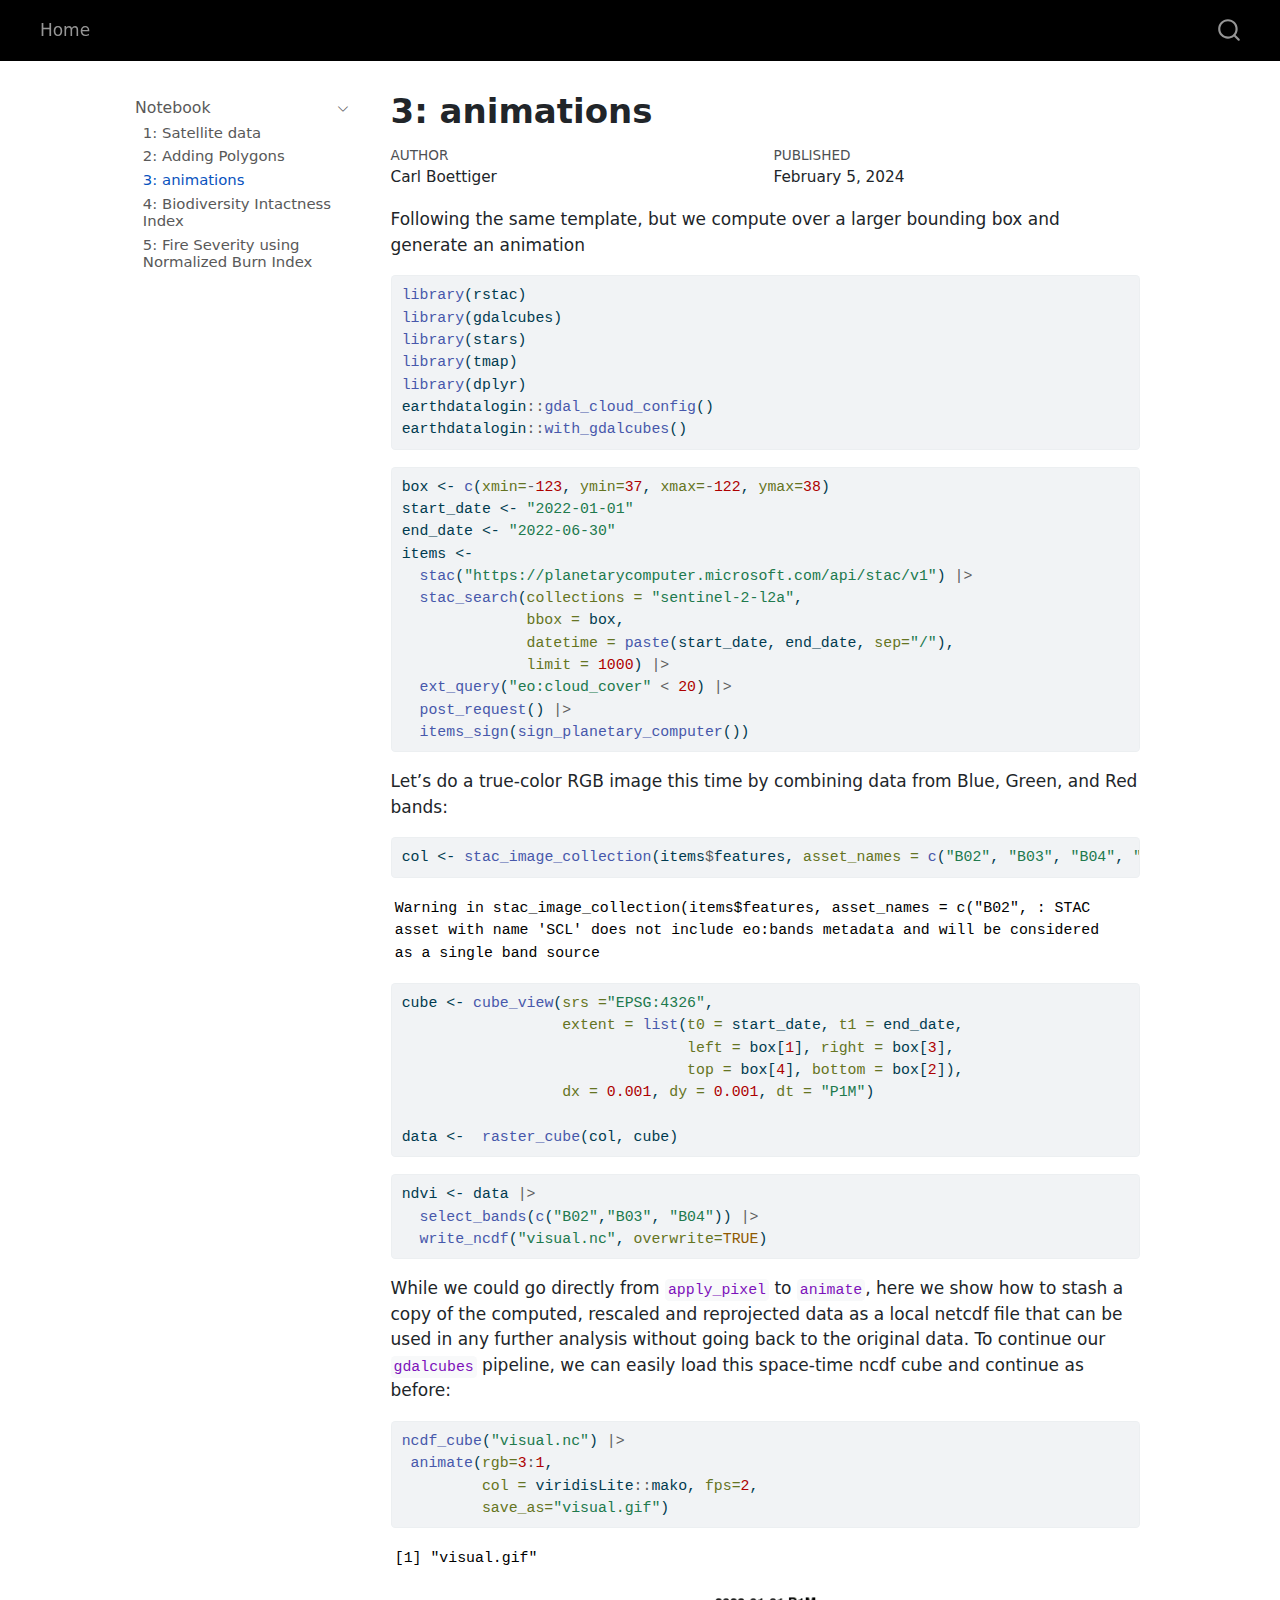
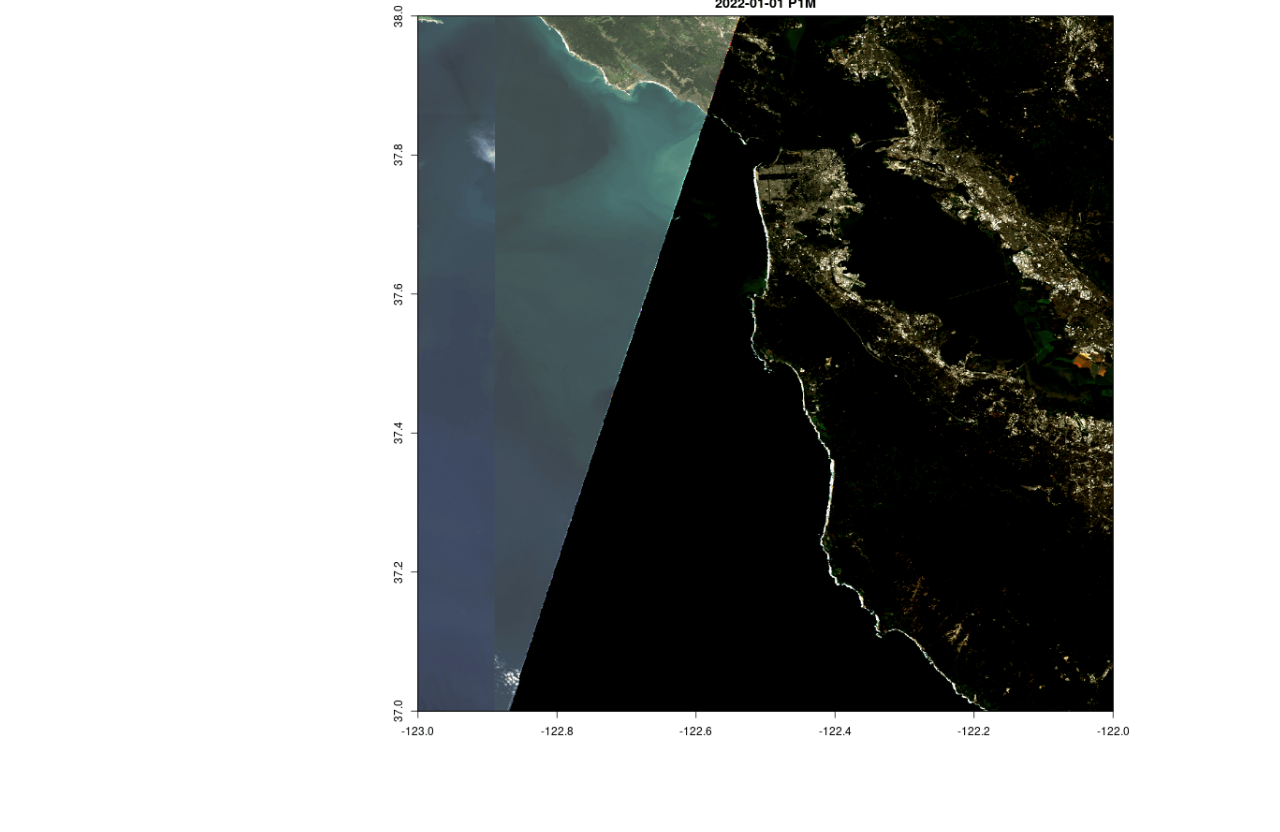
<file: notebook/example-3.html>
<!DOCTYPE html>
<html xmlns="http://www.w3.org/1999/xhtml" lang="en" xml:lang="en"><head>

<meta charset="utf-8">
<meta name="generator" content="quarto-1.3.450">

<meta name="viewport" content="width=device-width, initial-scale=1.0, user-scalable=yes">

<meta name="author" content="Carl Boettiger">
<meta name="dcterms.date" content="2024-02-05">

<title>3: animations</title>
<style>
code{white-space: pre-wrap;}
span.smallcaps{font-variant: small-caps;}
div.columns{display: flex; gap: min(4vw, 1.5em);}
div.column{flex: auto; overflow-x: auto;}
div.hanging-indent{margin-left: 1.5em; text-indent: -1.5em;}
ul.task-list{list-style: none;}
ul.task-list li input[type="checkbox"] {
  width: 0.8em;
  margin: 0 0.8em 0.2em -1em; /* quarto-specific, see https://github.com/quarto-dev/quarto-cli/issues/4556 */ 
  vertical-align: middle;
}
/* CSS for syntax highlighting */
pre > code.sourceCode { white-space: pre; position: relative; }
pre > code.sourceCode > span { display: inline-block; line-height: 1.25; }
pre > code.sourceCode > span:empty { height: 1.2em; }
.sourceCode { overflow: visible; }
code.sourceCode > span { color: inherit; text-decoration: inherit; }
div.sourceCode { margin: 1em 0; }
pre.sourceCode { margin: 0; }
@media screen {
div.sourceCode { overflow: auto; }
}
@media print {
pre > code.sourceCode { white-space: pre-wrap; }
pre > code.sourceCode > span { text-indent: -5em; padding-left: 5em; }
}
pre.numberSource code
  { counter-reset: source-line 0; }
pre.numberSource code > span
  { position: relative; left: -4em; counter-increment: source-line; }
pre.numberSource code > span > a:first-child::before
  { content: counter(source-line);
    position: relative; left: -1em; text-align: right; vertical-align: baseline;
    border: none; display: inline-block;
    -webkit-touch-callout: none; -webkit-user-select: none;
    -khtml-user-select: none; -moz-user-select: none;
    -ms-user-select: none; user-select: none;
    padding: 0 4px; width: 4em;
  }
pre.numberSource { margin-left: 3em;  padding-left: 4px; }
div.sourceCode
  {   }
@media screen {
pre > code.sourceCode > span > a:first-child::before { text-decoration: underline; }
}
</style>


<script src="../site_libs/quarto-nav/quarto-nav.js"></script>
<script src="../site_libs/quarto-nav/headroom.min.js"></script>
<script src="../site_libs/clipboard/clipboard.min.js"></script>
<script src="../site_libs/quarto-search/autocomplete.umd.js"></script>
<script src="../site_libs/quarto-search/fuse.min.js"></script>
<script src="../site_libs/quarto-search/quarto-search.js"></script>
<meta name="quarto:offset" content="../">
<script src="../site_libs/quarto-html/quarto.js"></script>
<script src="../site_libs/quarto-html/popper.min.js"></script>
<script src="../site_libs/quarto-html/tippy.umd.min.js"></script>
<script src="../site_libs/quarto-html/anchor.min.js"></script>
<link href="../site_libs/quarto-html/tippy.css" rel="stylesheet">
<link href="../site_libs/quarto-html/quarto-syntax-highlighting.css" rel="stylesheet" id="quarto-text-highlighting-styles">
<script src="../site_libs/bootstrap/bootstrap.min.js"></script>
<link href="../site_libs/bootstrap/bootstrap-icons.css" rel="stylesheet">
<link href="../site_libs/bootstrap/bootstrap.min.css" rel="stylesheet" id="quarto-bootstrap" data-mode="light">
<script id="quarto-search-options" type="application/json">{
  "location": "navbar",
  "copy-button": false,
  "collapse-after": 3,
  "panel-placement": "end",
  "type": "overlay",
  "limit": 20,
  "language": {
    "search-no-results-text": "No results",
    "search-matching-documents-text": "matching documents",
    "search-copy-link-title": "Copy link to search",
    "search-hide-matches-text": "Hide additional matches",
    "search-more-match-text": "more match in this document",
    "search-more-matches-text": "more matches in this document",
    "search-clear-button-title": "Clear",
    "search-detached-cancel-button-title": "Cancel",
    "search-submit-button-title": "Submit",
    "search-label": "Search"
  }
}</script>


</head>

<body class="nav-sidebar floating nav-fixed fullcontent">

<div id="quarto-search-results"></div>
  <header id="quarto-header" class="headroom fixed-top">
    <nav class="navbar navbar-expand-lg navbar-dark ">
      <div class="navbar-container container-fluid">
            <div id="quarto-search" class="" title="Search"></div>
          <button class="navbar-toggler" type="button" data-bs-toggle="collapse" data-bs-target="#navbarCollapse" aria-controls="navbarCollapse" aria-expanded="false" aria-label="Toggle navigation" onclick="if (window.quartoToggleHeadroom) { window.quartoToggleHeadroom(); }">
  <span class="navbar-toggler-icon"></span>
</button>
          <div class="collapse navbar-collapse" id="navbarCollapse">
            <ul class="navbar-nav navbar-nav-scroll me-auto">
  <li class="nav-item">
    <a class="nav-link" href="../README.html" rel="" target="">
 <span class="menu-text">Home</span></a>
  </li>  
</ul>
            <div class="quarto-navbar-tools ms-auto">
</div>
          </div> <!-- /navcollapse -->
      </div> <!-- /container-fluid -->
    </nav>
  <nav class="quarto-secondary-nav">
    <div class="container-fluid d-flex">
      <button type="button" class="quarto-btn-toggle btn" data-bs-toggle="collapse" data-bs-target="#quarto-sidebar,#quarto-sidebar-glass" aria-controls="quarto-sidebar" aria-expanded="false" aria-label="Toggle sidebar navigation" onclick="if (window.quartoToggleHeadroom) { window.quartoToggleHeadroom(); }">
        <i class="bi bi-layout-text-sidebar-reverse"></i>
      </button>
      <nav class="quarto-page-breadcrumbs" aria-label="breadcrumb"><ol class="breadcrumb"><li class="breadcrumb-item"><a href="../notebook/example-1.html">Notebook</a></li><li class="breadcrumb-item"><a href="../notebook/example-3.html">3: animations</a></li></ol></nav>
      <a class="flex-grow-1" role="button" data-bs-toggle="collapse" data-bs-target="#quarto-sidebar,#quarto-sidebar-glass" aria-controls="quarto-sidebar" aria-expanded="false" aria-label="Toggle sidebar navigation" onclick="if (window.quartoToggleHeadroom) { window.quartoToggleHeadroom(); }">      
      </a>
    </div>
  </nav>
</header>
<!-- content -->
<div id="quarto-content" class="quarto-container page-columns page-rows-contents page-layout-article page-navbar">
<!-- sidebar -->
  <nav id="quarto-sidebar" class="sidebar collapse collapse-horizontal sidebar-navigation floating overflow-auto">
    <div class="sidebar-menu-container"> 
    <ul class="list-unstyled mt-1">
        <li class="sidebar-item sidebar-item-section">
      <div class="sidebar-item-container"> 
            <a class="sidebar-item-text sidebar-link text-start" data-bs-toggle="collapse" data-bs-target="#quarto-sidebar-section-1" aria-expanded="true">
 <span class="menu-text">Notebook</span></a>
          <a class="sidebar-item-toggle text-start" data-bs-toggle="collapse" data-bs-target="#quarto-sidebar-section-1" aria-expanded="true" aria-label="Toggle section">
            <i class="bi bi-chevron-right ms-2"></i>
          </a> 
      </div>
      <ul id="quarto-sidebar-section-1" class="collapse list-unstyled sidebar-section depth1 show">  
          <li class="sidebar-item">
  <div class="sidebar-item-container"> 
  <a href="../notebook/example-1.html" class="sidebar-item-text sidebar-link">
 <span class="menu-text">1: Satellite data</span></a>
  </div>
</li>
          <li class="sidebar-item">
  <div class="sidebar-item-container"> 
  <a href="../notebook/example-2.html" class="sidebar-item-text sidebar-link">
 <span class="menu-text">2: Adding Polygons</span></a>
  </div>
</li>
          <li class="sidebar-item">
  <div class="sidebar-item-container"> 
  <a href="../notebook/example-3.html" class="sidebar-item-text sidebar-link active">
 <span class="menu-text">3: animations</span></a>
  </div>
</li>
          <li class="sidebar-item">
  <div class="sidebar-item-container"> 
  <a href="../notebook/example-4.html" class="sidebar-item-text sidebar-link">
 <span class="menu-text">4: Biodiversity Intactness Index</span></a>
  </div>
</li>
          <li class="sidebar-item">
  <div class="sidebar-item-container"> 
  <a href="../notebook/fire-example.html" class="sidebar-item-text sidebar-link">
 <span class="menu-text">5: Fire Severity using Normalized Burn Index</span></a>
  </div>
</li>
      </ul>
  </li>
    </ul>
    </div>
</nav>
<div id="quarto-sidebar-glass" data-bs-toggle="collapse" data-bs-target="#quarto-sidebar,#quarto-sidebar-glass"></div>
<!-- margin-sidebar -->
    
<!-- main -->
<main class="content" id="quarto-document-content">

<header id="title-block-header" class="quarto-title-block default">
<div class="quarto-title">
<h1 class="title">3: animations</h1>
</div>



<div class="quarto-title-meta">

    <div>
    <div class="quarto-title-meta-heading">Author</div>
    <div class="quarto-title-meta-contents">
             <p>Carl Boettiger </p>
          </div>
  </div>
    
    <div>
    <div class="quarto-title-meta-heading">Published</div>
    <div class="quarto-title-meta-contents">
      <p class="date">February 5, 2024</p>
    </div>
  </div>
  
    
  </div>
  

</header>

<p>Following the same template, but we compute over a larger bounding box and generate an animation</p>
<div class="cell">
<div class="sourceCode cell-code" id="cb1"><pre class="sourceCode r code-with-copy"><code class="sourceCode r"><span id="cb1-1"><a href="#cb1-1" aria-hidden="true" tabindex="-1"></a><span class="fu">library</span>(rstac)</span>
<span id="cb1-2"><a href="#cb1-2" aria-hidden="true" tabindex="-1"></a><span class="fu">library</span>(gdalcubes)</span>
<span id="cb1-3"><a href="#cb1-3" aria-hidden="true" tabindex="-1"></a><span class="fu">library</span>(stars)</span>
<span id="cb1-4"><a href="#cb1-4" aria-hidden="true" tabindex="-1"></a><span class="fu">library</span>(tmap)</span>
<span id="cb1-5"><a href="#cb1-5" aria-hidden="true" tabindex="-1"></a><span class="fu">library</span>(dplyr)</span>
<span id="cb1-6"><a href="#cb1-6" aria-hidden="true" tabindex="-1"></a>earthdatalogin<span class="sc">::</span><span class="fu">gdal_cloud_config</span>()</span>
<span id="cb1-7"><a href="#cb1-7" aria-hidden="true" tabindex="-1"></a>earthdatalogin<span class="sc">::</span><span class="fu">with_gdalcubes</span>()</span></code><button title="Copy to Clipboard" class="code-copy-button"><i class="bi"></i></button></pre></div>
</div>
<div class="cell">
<div class="sourceCode cell-code" id="cb2"><pre class="sourceCode r code-with-copy"><code class="sourceCode r"><span id="cb2-1"><a href="#cb2-1" aria-hidden="true" tabindex="-1"></a>box <span class="ot">&lt;-</span> <span class="fu">c</span>(<span class="at">xmin=</span><span class="sc">-</span><span class="dv">123</span>, <span class="at">ymin=</span><span class="dv">37</span>, <span class="at">xmax=</span><span class="sc">-</span><span class="dv">122</span>, <span class="at">ymax=</span><span class="dv">38</span>) </span>
<span id="cb2-2"><a href="#cb2-2" aria-hidden="true" tabindex="-1"></a>start_date <span class="ot">&lt;-</span> <span class="st">"2022-01-01"</span></span>
<span id="cb2-3"><a href="#cb2-3" aria-hidden="true" tabindex="-1"></a>end_date <span class="ot">&lt;-</span> <span class="st">"2022-06-30"</span></span>
<span id="cb2-4"><a href="#cb2-4" aria-hidden="true" tabindex="-1"></a>items <span class="ot">&lt;-</span></span>
<span id="cb2-5"><a href="#cb2-5" aria-hidden="true" tabindex="-1"></a>  <span class="fu">stac</span>(<span class="st">"https://planetarycomputer.microsoft.com/api/stac/v1"</span>) <span class="sc">|&gt;</span></span>
<span id="cb2-6"><a href="#cb2-6" aria-hidden="true" tabindex="-1"></a>  <span class="fu">stac_search</span>(<span class="at">collections =</span> <span class="st">"sentinel-2-l2a"</span>,</span>
<span id="cb2-7"><a href="#cb2-7" aria-hidden="true" tabindex="-1"></a>              <span class="at">bbox =</span> box,</span>
<span id="cb2-8"><a href="#cb2-8" aria-hidden="true" tabindex="-1"></a>              <span class="at">datetime =</span> <span class="fu">paste</span>(start_date, end_date, <span class="at">sep=</span><span class="st">"/"</span>),</span>
<span id="cb2-9"><a href="#cb2-9" aria-hidden="true" tabindex="-1"></a>              <span class="at">limit =</span> <span class="dv">1000</span>) <span class="sc">|&gt;</span></span>
<span id="cb2-10"><a href="#cb2-10" aria-hidden="true" tabindex="-1"></a>  <span class="fu">ext_query</span>(<span class="st">"eo:cloud_cover"</span> <span class="sc">&lt;</span> <span class="dv">20</span>) <span class="sc">|&gt;</span></span>
<span id="cb2-11"><a href="#cb2-11" aria-hidden="true" tabindex="-1"></a>  <span class="fu">post_request</span>() <span class="sc">|&gt;</span></span>
<span id="cb2-12"><a href="#cb2-12" aria-hidden="true" tabindex="-1"></a>  <span class="fu">items_sign</span>(<span class="fu">sign_planetary_computer</span>())</span></code><button title="Copy to Clipboard" class="code-copy-button"><i class="bi"></i></button></pre></div>
</div>
<p>Let’s do a true-color RGB image this time by combining data from Blue, Green, and Red bands:</p>
<div class="cell">
<div class="sourceCode cell-code" id="cb3"><pre class="sourceCode r code-with-copy"><code class="sourceCode r"><span id="cb3-1"><a href="#cb3-1" aria-hidden="true" tabindex="-1"></a>col <span class="ot">&lt;-</span> <span class="fu">stac_image_collection</span>(items<span class="sc">$</span>features, <span class="at">asset_names =</span> <span class="fu">c</span>(<span class="st">"B02"</span>, <span class="st">"B03"</span>, <span class="st">"B04"</span>, <span class="st">"SCL"</span>))</span></code><button title="Copy to Clipboard" class="code-copy-button"><i class="bi"></i></button></pre></div>
<div class="cell-output cell-output-stderr">
<pre><code>Warning in stac_image_collection(items$features, asset_names = c("B02", : STAC
asset with name 'SCL' does not include eo:bands metadata and will be considered
as a single band source</code></pre>
</div>
<div class="sourceCode cell-code" id="cb5"><pre class="sourceCode r code-with-copy"><code class="sourceCode r"><span id="cb5-1"><a href="#cb5-1" aria-hidden="true" tabindex="-1"></a>cube <span class="ot">&lt;-</span> <span class="fu">cube_view</span>(<span class="at">srs =</span><span class="st">"EPSG:4326"</span>,</span>
<span id="cb5-2"><a href="#cb5-2" aria-hidden="true" tabindex="-1"></a>                  <span class="at">extent =</span> <span class="fu">list</span>(<span class="at">t0 =</span> start_date, <span class="at">t1 =</span> end_date,</span>
<span id="cb5-3"><a href="#cb5-3" aria-hidden="true" tabindex="-1"></a>                                <span class="at">left =</span> box[<span class="dv">1</span>], <span class="at">right =</span> box[<span class="dv">3</span>],</span>
<span id="cb5-4"><a href="#cb5-4" aria-hidden="true" tabindex="-1"></a>                                <span class="at">top =</span> box[<span class="dv">4</span>], <span class="at">bottom =</span> box[<span class="dv">2</span>]),</span>
<span id="cb5-5"><a href="#cb5-5" aria-hidden="true" tabindex="-1"></a>                  <span class="at">dx =</span> <span class="fl">0.001</span>, <span class="at">dy =</span> <span class="fl">0.001</span>, <span class="at">dt =</span> <span class="st">"P1M"</span>)</span>
<span id="cb5-6"><a href="#cb5-6" aria-hidden="true" tabindex="-1"></a></span>
<span id="cb5-7"><a href="#cb5-7" aria-hidden="true" tabindex="-1"></a>data <span class="ot">&lt;-</span>  <span class="fu">raster_cube</span>(col, cube)</span></code><button title="Copy to Clipboard" class="code-copy-button"><i class="bi"></i></button></pre></div>
</div>
<div class="cell">
<div class="sourceCode cell-code" id="cb6"><pre class="sourceCode r code-with-copy"><code class="sourceCode r"><span id="cb6-1"><a href="#cb6-1" aria-hidden="true" tabindex="-1"></a>ndvi <span class="ot">&lt;-</span> data <span class="sc">|&gt;</span></span>
<span id="cb6-2"><a href="#cb6-2" aria-hidden="true" tabindex="-1"></a>  <span class="fu">select_bands</span>(<span class="fu">c</span>(<span class="st">"B02"</span>,<span class="st">"B03"</span>, <span class="st">"B04"</span>)) <span class="sc">|&gt;</span></span>
<span id="cb6-3"><a href="#cb6-3" aria-hidden="true" tabindex="-1"></a>  <span class="fu">write_ncdf</span>(<span class="st">"visual.nc"</span>, <span class="at">overwrite=</span><span class="cn">TRUE</span>)</span></code><button title="Copy to Clipboard" class="code-copy-button"><i class="bi"></i></button></pre></div>
</div>
<p>While we could go directly from <code>apply_pixel</code> to <code>animate</code>, here we show how to stash a copy of the computed, rescaled and reprojected data as a local netcdf file that can be used in any further analysis without going back to the original data. To continue our <code>gdalcubes</code> pipeline, we can easily load this space-time ncdf cube and continue as before:</p>
<div class="cell">
<div class="sourceCode cell-code" id="cb7"><pre class="sourceCode r code-with-copy"><code class="sourceCode r"><span id="cb7-1"><a href="#cb7-1" aria-hidden="true" tabindex="-1"></a><span class="fu">ncdf_cube</span>(<span class="st">"visual.nc"</span>) <span class="sc">|&gt;</span></span>
<span id="cb7-2"><a href="#cb7-2" aria-hidden="true" tabindex="-1"></a> <span class="fu">animate</span>(<span class="at">rgb=</span><span class="dv">3</span><span class="sc">:</span><span class="dv">1</span>, </span>
<span id="cb7-3"><a href="#cb7-3" aria-hidden="true" tabindex="-1"></a>         <span class="at">col =</span> viridisLite<span class="sc">::</span>mako, <span class="at">fps=</span><span class="dv">2</span>, </span>
<span id="cb7-4"><a href="#cb7-4" aria-hidden="true" tabindex="-1"></a>         <span class="at">save_as=</span><span class="st">"visual.gif"</span>)</span></code><button title="Copy to Clipboard" class="code-copy-button"><i class="bi"></i></button></pre></div>
<div class="cell-output cell-output-stdout">
<pre><code>[1] "visual.gif"</code></pre>
</div>
</div>
<p><img src="visual.gif" class="img-fluid"></p>



</main> <!-- /main -->
<script id="quarto-html-after-body" type="application/javascript">
window.document.addEventListener("DOMContentLoaded", function (event) {
  const toggleBodyColorMode = (bsSheetEl) => {
    const mode = bsSheetEl.getAttribute("data-mode");
    const bodyEl = window.document.querySelector("body");
    if (mode === "dark") {
      bodyEl.classList.add("quarto-dark");
      bodyEl.classList.remove("quarto-light");
    } else {
      bodyEl.classList.add("quarto-light");
      bodyEl.classList.remove("quarto-dark");
    }
  }
  const toggleBodyColorPrimary = () => {
    const bsSheetEl = window.document.querySelector("link#quarto-bootstrap");
    if (bsSheetEl) {
      toggleBodyColorMode(bsSheetEl);
    }
  }
  toggleBodyColorPrimary();  
  const icon = "";
  const anchorJS = new window.AnchorJS();
  anchorJS.options = {
    placement: 'right',
    icon: icon
  };
  anchorJS.add('.anchored');
  const isCodeAnnotation = (el) => {
    for (const clz of el.classList) {
      if (clz.startsWith('code-annotation-')) {                     
        return true;
      }
    }
    return false;
  }
  const clipboard = new window.ClipboardJS('.code-copy-button', {
    text: function(trigger) {
      const codeEl = trigger.previousElementSibling.cloneNode(true);
      for (const childEl of codeEl.children) {
        if (isCodeAnnotation(childEl)) {
          childEl.remove();
        }
      }
      return codeEl.innerText;
    }
  });
  clipboard.on('success', function(e) {
    // button target
    const button = e.trigger;
    // don't keep focus
    button.blur();
    // flash "checked"
    button.classList.add('code-copy-button-checked');
    var currentTitle = button.getAttribute("title");
    button.setAttribute("title", "Copied!");
    let tooltip;
    if (window.bootstrap) {
      button.setAttribute("data-bs-toggle", "tooltip");
      button.setAttribute("data-bs-placement", "left");
      button.setAttribute("data-bs-title", "Copied!");
      tooltip = new bootstrap.Tooltip(button, 
        { trigger: "manual", 
          customClass: "code-copy-button-tooltip",
          offset: [0, -8]});
      tooltip.show();    
    }
    setTimeout(function() {
      if (tooltip) {
        tooltip.hide();
        button.removeAttribute("data-bs-title");
        button.removeAttribute("data-bs-toggle");
        button.removeAttribute("data-bs-placement");
      }
      button.setAttribute("title", currentTitle);
      button.classList.remove('code-copy-button-checked');
    }, 1000);
    // clear code selection
    e.clearSelection();
  });
  function tippyHover(el, contentFn) {
    const config = {
      allowHTML: true,
      content: contentFn,
      maxWidth: 500,
      delay: 100,
      arrow: false,
      appendTo: function(el) {
          return el.parentElement;
      },
      interactive: true,
      interactiveBorder: 10,
      theme: 'quarto',
      placement: 'bottom-start'
    };
    window.tippy(el, config); 
  }
  const noterefs = window.document.querySelectorAll('a[role="doc-noteref"]');
  for (var i=0; i<noterefs.length; i++) {
    const ref = noterefs[i];
    tippyHover(ref, function() {
      // use id or data attribute instead here
      let href = ref.getAttribute('data-footnote-href') || ref.getAttribute('href');
      try { href = new URL(href).hash; } catch {}
      const id = href.replace(/^#\/?/, "");
      const note = window.document.getElementById(id);
      return note.innerHTML;
    });
  }
      let selectedAnnoteEl;
      const selectorForAnnotation = ( cell, annotation) => {
        let cellAttr = 'data-code-cell="' + cell + '"';
        let lineAttr = 'data-code-annotation="' +  annotation + '"';
        const selector = 'span[' + cellAttr + '][' + lineAttr + ']';
        return selector;
      }
      const selectCodeLines = (annoteEl) => {
        const doc = window.document;
        const targetCell = annoteEl.getAttribute("data-target-cell");
        const targetAnnotation = annoteEl.getAttribute("data-target-annotation");
        const annoteSpan = window.document.querySelector(selectorForAnnotation(targetCell, targetAnnotation));
        const lines = annoteSpan.getAttribute("data-code-lines").split(",");
        const lineIds = lines.map((line) => {
          return targetCell + "-" + line;
        })
        let top = null;
        let height = null;
        let parent = null;
        if (lineIds.length > 0) {
            //compute the position of the single el (top and bottom and make a div)
            const el = window.document.getElementById(lineIds[0]);
            top = el.offsetTop;
            height = el.offsetHeight;
            parent = el.parentElement.parentElement;
          if (lineIds.length > 1) {
            const lastEl = window.document.getElementById(lineIds[lineIds.length - 1]);
            const bottom = lastEl.offsetTop + lastEl.offsetHeight;
            height = bottom - top;
          }
          if (top !== null && height !== null && parent !== null) {
            // cook up a div (if necessary) and position it 
            let div = window.document.getElementById("code-annotation-line-highlight");
            if (div === null) {
              div = window.document.createElement("div");
              div.setAttribute("id", "code-annotation-line-highlight");
              div.style.position = 'absolute';
              parent.appendChild(div);
            }
            div.style.top = top - 2 + "px";
            div.style.height = height + 4 + "px";
            let gutterDiv = window.document.getElementById("code-annotation-line-highlight-gutter");
            if (gutterDiv === null) {
              gutterDiv = window.document.createElement("div");
              gutterDiv.setAttribute("id", "code-annotation-line-highlight-gutter");
              gutterDiv.style.position = 'absolute';
              const codeCell = window.document.getElementById(targetCell);
              const gutter = codeCell.querySelector('.code-annotation-gutter');
              gutter.appendChild(gutterDiv);
            }
            gutterDiv.style.top = top - 2 + "px";
            gutterDiv.style.height = height + 4 + "px";
          }
          selectedAnnoteEl = annoteEl;
        }
      };
      const unselectCodeLines = () => {
        const elementsIds = ["code-annotation-line-highlight", "code-annotation-line-highlight-gutter"];
        elementsIds.forEach((elId) => {
          const div = window.document.getElementById(elId);
          if (div) {
            div.remove();
          }
        });
        selectedAnnoteEl = undefined;
      };
      // Attach click handler to the DT
      const annoteDls = window.document.querySelectorAll('dt[data-target-cell]');
      for (const annoteDlNode of annoteDls) {
        annoteDlNode.addEventListener('click', (event) => {
          const clickedEl = event.target;
          if (clickedEl !== selectedAnnoteEl) {
            unselectCodeLines();
            const activeEl = window.document.querySelector('dt[data-target-cell].code-annotation-active');
            if (activeEl) {
              activeEl.classList.remove('code-annotation-active');
            }
            selectCodeLines(clickedEl);
            clickedEl.classList.add('code-annotation-active');
          } else {
            // Unselect the line
            unselectCodeLines();
            clickedEl.classList.remove('code-annotation-active');
          }
        });
      }
  const findCites = (el) => {
    const parentEl = el.parentElement;
    if (parentEl) {
      const cites = parentEl.dataset.cites;
      if (cites) {
        return {
          el,
          cites: cites.split(' ')
        };
      } else {
        return findCites(el.parentElement)
      }
    } else {
      return undefined;
    }
  };
  var bibliorefs = window.document.querySelectorAll('a[role="doc-biblioref"]');
  for (var i=0; i<bibliorefs.length; i++) {
    const ref = bibliorefs[i];
    const citeInfo = findCites(ref);
    if (citeInfo) {
      tippyHover(citeInfo.el, function() {
        var popup = window.document.createElement('div');
        citeInfo.cites.forEach(function(cite) {
          var citeDiv = window.document.createElement('div');
          citeDiv.classList.add('hanging-indent');
          citeDiv.classList.add('csl-entry');
          var biblioDiv = window.document.getElementById('ref-' + cite);
          if (biblioDiv) {
            citeDiv.innerHTML = biblioDiv.innerHTML;
          }
          popup.appendChild(citeDiv);
        });
        return popup.innerHTML;
      });
    }
  }
});
</script>
</div> <!-- /content -->



</body></html>
</file>
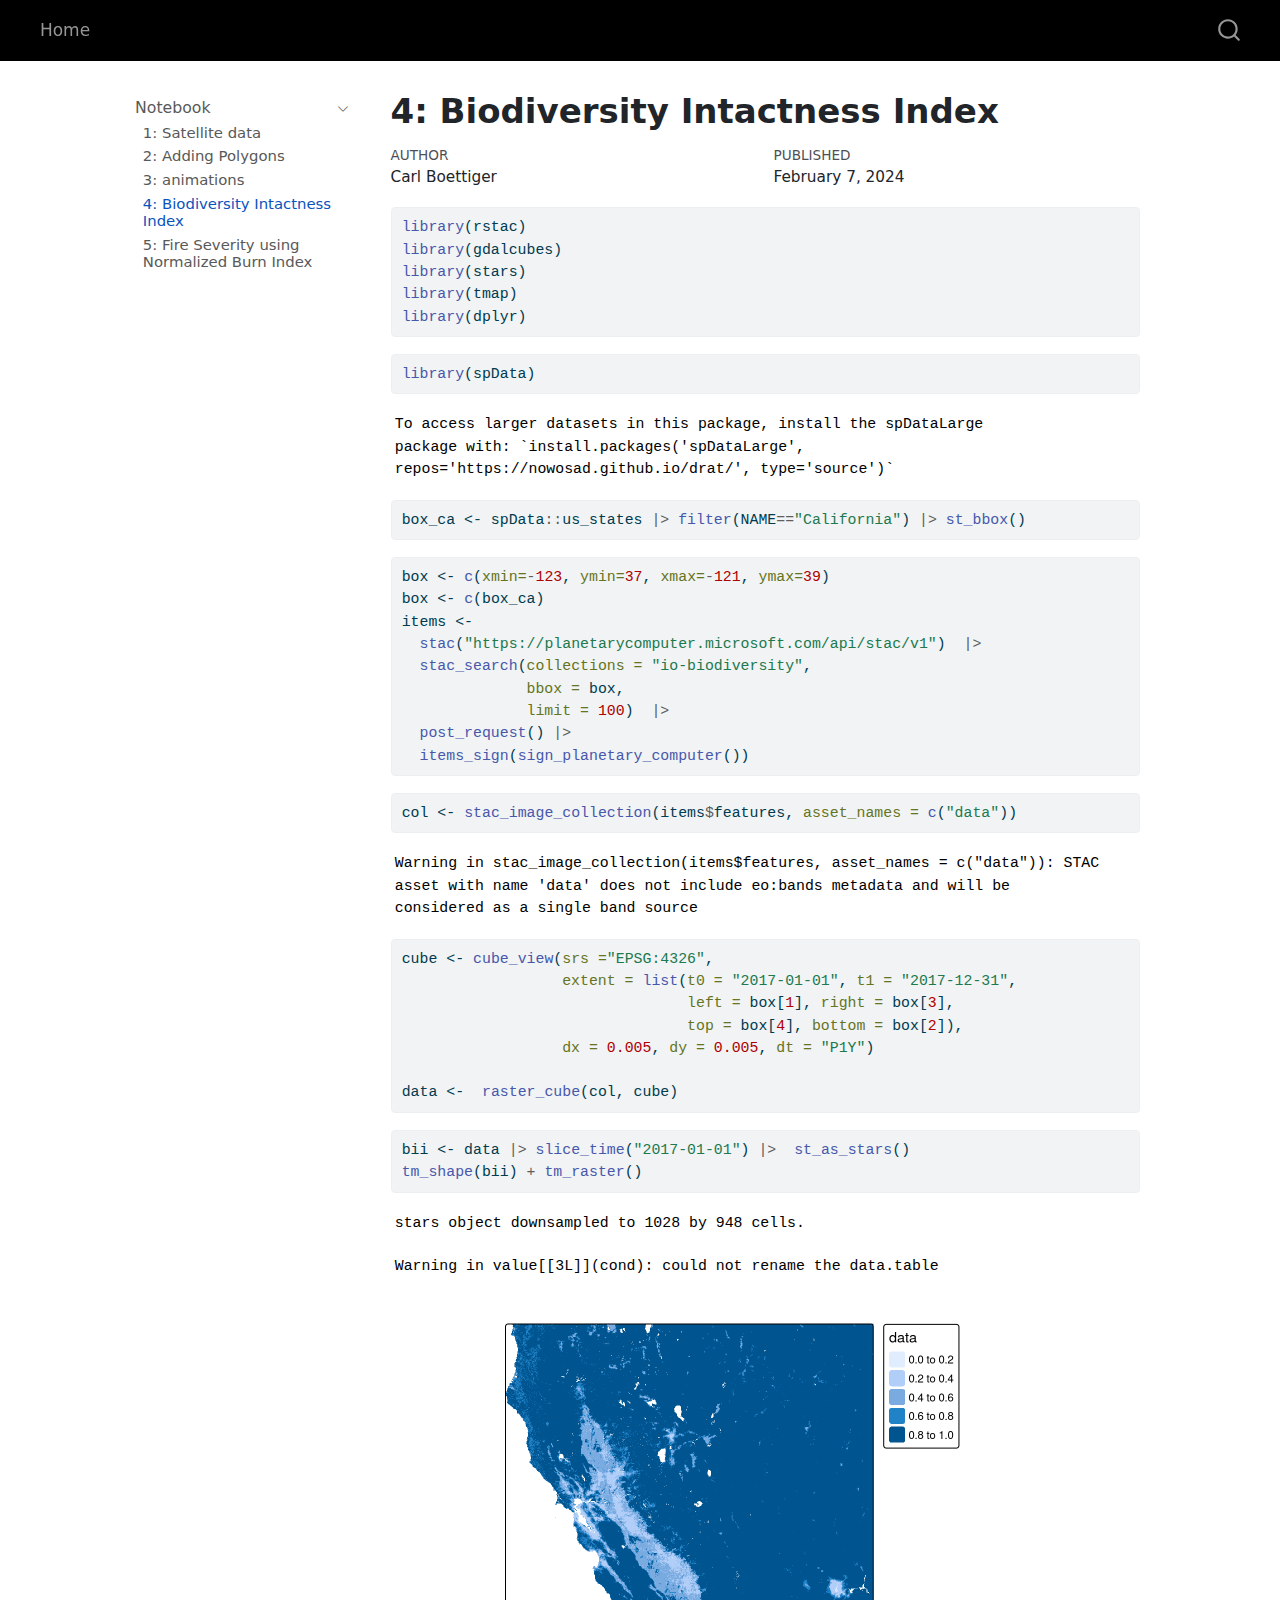
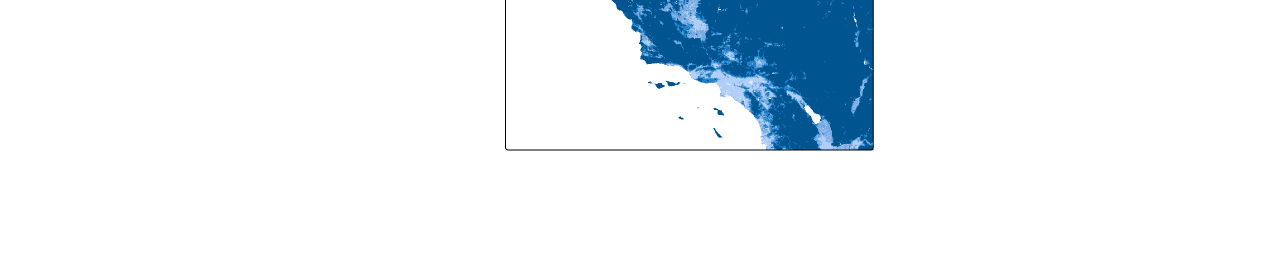
<file: notebook/example-4.html>
<!DOCTYPE html>
<html xmlns="http://www.w3.org/1999/xhtml" lang="en" xml:lang="en"><head>

<meta charset="utf-8">
<meta name="generator" content="quarto-1.3.450">

<meta name="viewport" content="width=device-width, initial-scale=1.0, user-scalable=yes">

<meta name="author" content="Carl Boettiger">
<meta name="dcterms.date" content="2024-02-07">

<title>4: Biodiversity Intactness Index</title>
<style>
code{white-space: pre-wrap;}
span.smallcaps{font-variant: small-caps;}
div.columns{display: flex; gap: min(4vw, 1.5em);}
div.column{flex: auto; overflow-x: auto;}
div.hanging-indent{margin-left: 1.5em; text-indent: -1.5em;}
ul.task-list{list-style: none;}
ul.task-list li input[type="checkbox"] {
  width: 0.8em;
  margin: 0 0.8em 0.2em -1em; /* quarto-specific, see https://github.com/quarto-dev/quarto-cli/issues/4556 */ 
  vertical-align: middle;
}
/* CSS for syntax highlighting */
pre > code.sourceCode { white-space: pre; position: relative; }
pre > code.sourceCode > span { display: inline-block; line-height: 1.25; }
pre > code.sourceCode > span:empty { height: 1.2em; }
.sourceCode { overflow: visible; }
code.sourceCode > span { color: inherit; text-decoration: inherit; }
div.sourceCode { margin: 1em 0; }
pre.sourceCode { margin: 0; }
@media screen {
div.sourceCode { overflow: auto; }
}
@media print {
pre > code.sourceCode { white-space: pre-wrap; }
pre > code.sourceCode > span { text-indent: -5em; padding-left: 5em; }
}
pre.numberSource code
  { counter-reset: source-line 0; }
pre.numberSource code > span
  { position: relative; left: -4em; counter-increment: source-line; }
pre.numberSource code > span > a:first-child::before
  { content: counter(source-line);
    position: relative; left: -1em; text-align: right; vertical-align: baseline;
    border: none; display: inline-block;
    -webkit-touch-callout: none; -webkit-user-select: none;
    -khtml-user-select: none; -moz-user-select: none;
    -ms-user-select: none; user-select: none;
    padding: 0 4px; width: 4em;
  }
pre.numberSource { margin-left: 3em;  padding-left: 4px; }
div.sourceCode
  {   }
@media screen {
pre > code.sourceCode > span > a:first-child::before { text-decoration: underline; }
}
</style>


<script src="../site_libs/quarto-nav/quarto-nav.js"></script>
<script src="../site_libs/quarto-nav/headroom.min.js"></script>
<script src="../site_libs/clipboard/clipboard.min.js"></script>
<script src="../site_libs/quarto-search/autocomplete.umd.js"></script>
<script src="../site_libs/quarto-search/fuse.min.js"></script>
<script src="../site_libs/quarto-search/quarto-search.js"></script>
<meta name="quarto:offset" content="../">
<script src="../site_libs/quarto-html/quarto.js"></script>
<script src="../site_libs/quarto-html/popper.min.js"></script>
<script src="../site_libs/quarto-html/tippy.umd.min.js"></script>
<script src="../site_libs/quarto-html/anchor.min.js"></script>
<link href="../site_libs/quarto-html/tippy.css" rel="stylesheet">
<link href="../site_libs/quarto-html/quarto-syntax-highlighting.css" rel="stylesheet" id="quarto-text-highlighting-styles">
<script src="../site_libs/bootstrap/bootstrap.min.js"></script>
<link href="../site_libs/bootstrap/bootstrap-icons.css" rel="stylesheet">
<link href="../site_libs/bootstrap/bootstrap.min.css" rel="stylesheet" id="quarto-bootstrap" data-mode="light">
<script id="quarto-search-options" type="application/json">{
  "location": "navbar",
  "copy-button": false,
  "collapse-after": 3,
  "panel-placement": "end",
  "type": "overlay",
  "limit": 20,
  "language": {
    "search-no-results-text": "No results",
    "search-matching-documents-text": "matching documents",
    "search-copy-link-title": "Copy link to search",
    "search-hide-matches-text": "Hide additional matches",
    "search-more-match-text": "more match in this document",
    "search-more-matches-text": "more matches in this document",
    "search-clear-button-title": "Clear",
    "search-detached-cancel-button-title": "Cancel",
    "search-submit-button-title": "Submit",
    "search-label": "Search"
  }
}</script>


</head>

<body class="nav-sidebar floating nav-fixed fullcontent">

<div id="quarto-search-results"></div>
  <header id="quarto-header" class="headroom fixed-top">
    <nav class="navbar navbar-expand-lg navbar-dark ">
      <div class="navbar-container container-fluid">
            <div id="quarto-search" class="" title="Search"></div>
          <button class="navbar-toggler" type="button" data-bs-toggle="collapse" data-bs-target="#navbarCollapse" aria-controls="navbarCollapse" aria-expanded="false" aria-label="Toggle navigation" onclick="if (window.quartoToggleHeadroom) { window.quartoToggleHeadroom(); }">
  <span class="navbar-toggler-icon"></span>
</button>
          <div class="collapse navbar-collapse" id="navbarCollapse">
            <ul class="navbar-nav navbar-nav-scroll me-auto">
  <li class="nav-item">
    <a class="nav-link" href="../README.html" rel="" target="">
 <span class="menu-text">Home</span></a>
  </li>  
</ul>
            <div class="quarto-navbar-tools ms-auto">
</div>
          </div> <!-- /navcollapse -->
      </div> <!-- /container-fluid -->
    </nav>
  <nav class="quarto-secondary-nav">
    <div class="container-fluid d-flex">
      <button type="button" class="quarto-btn-toggle btn" data-bs-toggle="collapse" data-bs-target="#quarto-sidebar,#quarto-sidebar-glass" aria-controls="quarto-sidebar" aria-expanded="false" aria-label="Toggle sidebar navigation" onclick="if (window.quartoToggleHeadroom) { window.quartoToggleHeadroom(); }">
        <i class="bi bi-layout-text-sidebar-reverse"></i>
      </button>
      <nav class="quarto-page-breadcrumbs" aria-label="breadcrumb"><ol class="breadcrumb"><li class="breadcrumb-item"><a href="../notebook/example-1.html">Notebook</a></li><li class="breadcrumb-item"><a href="../notebook/example-4.html">4: Biodiversity Intactness Index</a></li></ol></nav>
      <a class="flex-grow-1" role="button" data-bs-toggle="collapse" data-bs-target="#quarto-sidebar,#quarto-sidebar-glass" aria-controls="quarto-sidebar" aria-expanded="false" aria-label="Toggle sidebar navigation" onclick="if (window.quartoToggleHeadroom) { window.quartoToggleHeadroom(); }">      
      </a>
    </div>
  </nav>
</header>
<!-- content -->
<div id="quarto-content" class="quarto-container page-columns page-rows-contents page-layout-article page-navbar">
<!-- sidebar -->
  <nav id="quarto-sidebar" class="sidebar collapse collapse-horizontal sidebar-navigation floating overflow-auto">
    <div class="sidebar-menu-container"> 
    <ul class="list-unstyled mt-1">
        <li class="sidebar-item sidebar-item-section">
      <div class="sidebar-item-container"> 
            <a class="sidebar-item-text sidebar-link text-start" data-bs-toggle="collapse" data-bs-target="#quarto-sidebar-section-1" aria-expanded="true">
 <span class="menu-text">Notebook</span></a>
          <a class="sidebar-item-toggle text-start" data-bs-toggle="collapse" data-bs-target="#quarto-sidebar-section-1" aria-expanded="true" aria-label="Toggle section">
            <i class="bi bi-chevron-right ms-2"></i>
          </a> 
      </div>
      <ul id="quarto-sidebar-section-1" class="collapse list-unstyled sidebar-section depth1 show">  
          <li class="sidebar-item">
  <div class="sidebar-item-container"> 
  <a href="../notebook/example-1.html" class="sidebar-item-text sidebar-link">
 <span class="menu-text">1: Satellite data</span></a>
  </div>
</li>
          <li class="sidebar-item">
  <div class="sidebar-item-container"> 
  <a href="../notebook/example-2.html" class="sidebar-item-text sidebar-link">
 <span class="menu-text">2: Adding Polygons</span></a>
  </div>
</li>
          <li class="sidebar-item">
  <div class="sidebar-item-container"> 
  <a href="../notebook/example-3.html" class="sidebar-item-text sidebar-link">
 <span class="menu-text">3: animations</span></a>
  </div>
</li>
          <li class="sidebar-item">
  <div class="sidebar-item-container"> 
  <a href="../notebook/example-4.html" class="sidebar-item-text sidebar-link active">
 <span class="menu-text">4: Biodiversity Intactness Index</span></a>
  </div>
</li>
          <li class="sidebar-item">
  <div class="sidebar-item-container"> 
  <a href="../notebook/fire-example.html" class="sidebar-item-text sidebar-link">
 <span class="menu-text">5: Fire Severity using Normalized Burn Index</span></a>
  </div>
</li>
      </ul>
  </li>
    </ul>
    </div>
</nav>
<div id="quarto-sidebar-glass" data-bs-toggle="collapse" data-bs-target="#quarto-sidebar,#quarto-sidebar-glass"></div>
<!-- margin-sidebar -->
    
<!-- main -->
<main class="content" id="quarto-document-content">

<header id="title-block-header" class="quarto-title-block default">
<div class="quarto-title">
<h1 class="title">4: Biodiversity Intactness Index</h1>
</div>



<div class="quarto-title-meta">

    <div>
    <div class="quarto-title-meta-heading">Author</div>
    <div class="quarto-title-meta-contents">
             <p>Carl Boettiger </p>
          </div>
  </div>
    
    <div>
    <div class="quarto-title-meta-heading">Published</div>
    <div class="quarto-title-meta-contents">
      <p class="date">February 7, 2024</p>
    </div>
  </div>
  
    
  </div>
  

</header>

<div class="cell">
<div class="sourceCode cell-code" id="cb1"><pre class="sourceCode r code-with-copy"><code class="sourceCode r"><span id="cb1-1"><a href="#cb1-1" aria-hidden="true" tabindex="-1"></a><span class="fu">library</span>(rstac)</span>
<span id="cb1-2"><a href="#cb1-2" aria-hidden="true" tabindex="-1"></a><span class="fu">library</span>(gdalcubes)</span>
<span id="cb1-3"><a href="#cb1-3" aria-hidden="true" tabindex="-1"></a><span class="fu">library</span>(stars)</span>
<span id="cb1-4"><a href="#cb1-4" aria-hidden="true" tabindex="-1"></a><span class="fu">library</span>(tmap)</span>
<span id="cb1-5"><a href="#cb1-5" aria-hidden="true" tabindex="-1"></a><span class="fu">library</span>(dplyr)</span></code><button title="Copy to Clipboard" class="code-copy-button"><i class="bi"></i></button></pre></div>
</div>
<div class="cell">
<div class="sourceCode cell-code" id="cb2"><pre class="sourceCode r code-with-copy"><code class="sourceCode r"><span id="cb2-1"><a href="#cb2-1" aria-hidden="true" tabindex="-1"></a><span class="fu">library</span>(spData)</span></code><button title="Copy to Clipboard" class="code-copy-button"><i class="bi"></i></button></pre></div>
<div class="cell-output cell-output-stderr">
<pre><code>To access larger datasets in this package, install the spDataLarge
package with: `install.packages('spDataLarge',
repos='https://nowosad.github.io/drat/', type='source')`</code></pre>
</div>
<div class="sourceCode cell-code" id="cb4"><pre class="sourceCode r code-with-copy"><code class="sourceCode r"><span id="cb4-1"><a href="#cb4-1" aria-hidden="true" tabindex="-1"></a>box_ca <span class="ot">&lt;-</span> spData<span class="sc">::</span>us_states <span class="sc">|&gt;</span> <span class="fu">filter</span>(NAME<span class="sc">==</span><span class="st">"California"</span>) <span class="sc">|&gt;</span> <span class="fu">st_bbox</span>()</span></code><button title="Copy to Clipboard" class="code-copy-button"><i class="bi"></i></button></pre></div>
</div>
<div class="cell">
<div class="sourceCode cell-code" id="cb5"><pre class="sourceCode r code-with-copy"><code class="sourceCode r"><span id="cb5-1"><a href="#cb5-1" aria-hidden="true" tabindex="-1"></a>box <span class="ot">&lt;-</span> <span class="fu">c</span>(<span class="at">xmin=</span><span class="sc">-</span><span class="dv">123</span>, <span class="at">ymin=</span><span class="dv">37</span>, <span class="at">xmax=</span><span class="sc">-</span><span class="dv">121</span>, <span class="at">ymax=</span><span class="dv">39</span>) </span>
<span id="cb5-2"><a href="#cb5-2" aria-hidden="true" tabindex="-1"></a>box <span class="ot">&lt;-</span> <span class="fu">c</span>(box_ca)</span>
<span id="cb5-3"><a href="#cb5-3" aria-hidden="true" tabindex="-1"></a>items <span class="ot">&lt;-</span>  </span>
<span id="cb5-4"><a href="#cb5-4" aria-hidden="true" tabindex="-1"></a>  <span class="fu">stac</span>(<span class="st">"https://planetarycomputer.microsoft.com/api/stac/v1"</span>)  <span class="sc">|&gt;</span></span>
<span id="cb5-5"><a href="#cb5-5" aria-hidden="true" tabindex="-1"></a>  <span class="fu">stac_search</span>(<span class="at">collections =</span> <span class="st">"io-biodiversity"</span>,</span>
<span id="cb5-6"><a href="#cb5-6" aria-hidden="true" tabindex="-1"></a>              <span class="at">bbox =</span> box,</span>
<span id="cb5-7"><a href="#cb5-7" aria-hidden="true" tabindex="-1"></a>              <span class="at">limit =</span> <span class="dv">100</span>)  <span class="sc">|&gt;</span></span>
<span id="cb5-8"><a href="#cb5-8" aria-hidden="true" tabindex="-1"></a>  <span class="fu">post_request</span>() <span class="sc">|&gt;</span></span>
<span id="cb5-9"><a href="#cb5-9" aria-hidden="true" tabindex="-1"></a>  <span class="fu">items_sign</span>(<span class="fu">sign_planetary_computer</span>())</span></code><button title="Copy to Clipboard" class="code-copy-button"><i class="bi"></i></button></pre></div>
</div>
<div class="cell">
<div class="sourceCode cell-code" id="cb6"><pre class="sourceCode r code-with-copy"><code class="sourceCode r"><span id="cb6-1"><a href="#cb6-1" aria-hidden="true" tabindex="-1"></a>col <span class="ot">&lt;-</span> <span class="fu">stac_image_collection</span>(items<span class="sc">$</span>features, <span class="at">asset_names =</span> <span class="fu">c</span>(<span class="st">"data"</span>))</span></code><button title="Copy to Clipboard" class="code-copy-button"><i class="bi"></i></button></pre></div>
<div class="cell-output cell-output-stderr">
<pre><code>Warning in stac_image_collection(items$features, asset_names = c("data")): STAC
asset with name 'data' does not include eo:bands metadata and will be
considered as a single band source</code></pre>
</div>
<div class="sourceCode cell-code" id="cb8"><pre class="sourceCode r code-with-copy"><code class="sourceCode r"><span id="cb8-1"><a href="#cb8-1" aria-hidden="true" tabindex="-1"></a>cube <span class="ot">&lt;-</span> <span class="fu">cube_view</span>(<span class="at">srs =</span><span class="st">"EPSG:4326"</span>,</span>
<span id="cb8-2"><a href="#cb8-2" aria-hidden="true" tabindex="-1"></a>                  <span class="at">extent =</span> <span class="fu">list</span>(<span class="at">t0 =</span> <span class="st">"2017-01-01"</span>, <span class="at">t1 =</span> <span class="st">"2017-12-31"</span>,</span>
<span id="cb8-3"><a href="#cb8-3" aria-hidden="true" tabindex="-1"></a>                                <span class="at">left =</span> box[<span class="dv">1</span>], <span class="at">right =</span> box[<span class="dv">3</span>],</span>
<span id="cb8-4"><a href="#cb8-4" aria-hidden="true" tabindex="-1"></a>                                <span class="at">top =</span> box[<span class="dv">4</span>], <span class="at">bottom =</span> box[<span class="dv">2</span>]),</span>
<span id="cb8-5"><a href="#cb8-5" aria-hidden="true" tabindex="-1"></a>                  <span class="at">dx =</span> <span class="fl">0.005</span>, <span class="at">dy =</span> <span class="fl">0.005</span>, <span class="at">dt =</span> <span class="st">"P1Y"</span>)</span>
<span id="cb8-6"><a href="#cb8-6" aria-hidden="true" tabindex="-1"></a></span>
<span id="cb8-7"><a href="#cb8-7" aria-hidden="true" tabindex="-1"></a>data <span class="ot">&lt;-</span>  <span class="fu">raster_cube</span>(col, cube)</span></code><button title="Copy to Clipboard" class="code-copy-button"><i class="bi"></i></button></pre></div>
</div>
<div class="cell">
<div class="sourceCode cell-code" id="cb9"><pre class="sourceCode r code-with-copy"><code class="sourceCode r"><span id="cb9-1"><a href="#cb9-1" aria-hidden="true" tabindex="-1"></a>bii <span class="ot">&lt;-</span> data <span class="sc">|&gt;</span> <span class="fu">slice_time</span>(<span class="st">"2017-01-01"</span>) <span class="sc">|&gt;</span>  <span class="fu">st_as_stars</span>()</span>
<span id="cb9-2"><a href="#cb9-2" aria-hidden="true" tabindex="-1"></a><span class="fu">tm_shape</span>(bii) <span class="sc">+</span> <span class="fu">tm_raster</span>()</span></code><button title="Copy to Clipboard" class="code-copy-button"><i class="bi"></i></button></pre></div>
<div class="cell-output cell-output-stderr">
<pre><code>stars object downsampled to 1028 by 948 cells.</code></pre>
</div>
<div class="cell-output cell-output-stderr">
<pre><code>Warning in value[[3L]](cond): could not rename the data.table</code></pre>
</div>
<div class="cell-output-display">
<p><img src="example-4_files/figure-html/unnamed-chunk-5-1.png" class="img-fluid" width="672"></p>
</div>
</div>



</main> <!-- /main -->
<script id="quarto-html-after-body" type="application/javascript">
window.document.addEventListener("DOMContentLoaded", function (event) {
  const toggleBodyColorMode = (bsSheetEl) => {
    const mode = bsSheetEl.getAttribute("data-mode");
    const bodyEl = window.document.querySelector("body");
    if (mode === "dark") {
      bodyEl.classList.add("quarto-dark");
      bodyEl.classList.remove("quarto-light");
    } else {
      bodyEl.classList.add("quarto-light");
      bodyEl.classList.remove("quarto-dark");
    }
  }
  const toggleBodyColorPrimary = () => {
    const bsSheetEl = window.document.querySelector("link#quarto-bootstrap");
    if (bsSheetEl) {
      toggleBodyColorMode(bsSheetEl);
    }
  }
  toggleBodyColorPrimary();  
  const icon = "";
  const anchorJS = new window.AnchorJS();
  anchorJS.options = {
    placement: 'right',
    icon: icon
  };
  anchorJS.add('.anchored');
  const isCodeAnnotation = (el) => {
    for (const clz of el.classList) {
      if (clz.startsWith('code-annotation-')) {                     
        return true;
      }
    }
    return false;
  }
  const clipboard = new window.ClipboardJS('.code-copy-button', {
    text: function(trigger) {
      const codeEl = trigger.previousElementSibling.cloneNode(true);
      for (const childEl of codeEl.children) {
        if (isCodeAnnotation(childEl)) {
          childEl.remove();
        }
      }
      return codeEl.innerText;
    }
  });
  clipboard.on('success', function(e) {
    // button target
    const button = e.trigger;
    // don't keep focus
    button.blur();
    // flash "checked"
    button.classList.add('code-copy-button-checked');
    var currentTitle = button.getAttribute("title");
    button.setAttribute("title", "Copied!");
    let tooltip;
    if (window.bootstrap) {
      button.setAttribute("data-bs-toggle", "tooltip");
      button.setAttribute("data-bs-placement", "left");
      button.setAttribute("data-bs-title", "Copied!");
      tooltip = new bootstrap.Tooltip(button, 
        { trigger: "manual", 
          customClass: "code-copy-button-tooltip",
          offset: [0, -8]});
      tooltip.show();    
    }
    setTimeout(function() {
      if (tooltip) {
        tooltip.hide();
        button.removeAttribute("data-bs-title");
        button.removeAttribute("data-bs-toggle");
        button.removeAttribute("data-bs-placement");
      }
      button.setAttribute("title", currentTitle);
      button.classList.remove('code-copy-button-checked');
    }, 1000);
    // clear code selection
    e.clearSelection();
  });
  function tippyHover(el, contentFn) {
    const config = {
      allowHTML: true,
      content: contentFn,
      maxWidth: 500,
      delay: 100,
      arrow: false,
      appendTo: function(el) {
          return el.parentElement;
      },
      interactive: true,
      interactiveBorder: 10,
      theme: 'quarto',
      placement: 'bottom-start'
    };
    window.tippy(el, config); 
  }
  const noterefs = window.document.querySelectorAll('a[role="doc-noteref"]');
  for (var i=0; i<noterefs.length; i++) {
    const ref = noterefs[i];
    tippyHover(ref, function() {
      // use id or data attribute instead here
      let href = ref.getAttribute('data-footnote-href') || ref.getAttribute('href');
      try { href = new URL(href).hash; } catch {}
      const id = href.replace(/^#\/?/, "");
      const note = window.document.getElementById(id);
      return note.innerHTML;
    });
  }
      let selectedAnnoteEl;
      const selectorForAnnotation = ( cell, annotation) => {
        let cellAttr = 'data-code-cell="' + cell + '"';
        let lineAttr = 'data-code-annotation="' +  annotation + '"';
        const selector = 'span[' + cellAttr + '][' + lineAttr + ']';
        return selector;
      }
      const selectCodeLines = (annoteEl) => {
        const doc = window.document;
        const targetCell = annoteEl.getAttribute("data-target-cell");
        const targetAnnotation = annoteEl.getAttribute("data-target-annotation");
        const annoteSpan = window.document.querySelector(selectorForAnnotation(targetCell, targetAnnotation));
        const lines = annoteSpan.getAttribute("data-code-lines").split(",");
        const lineIds = lines.map((line) => {
          return targetCell + "-" + line;
        })
        let top = null;
        let height = null;
        let parent = null;
        if (lineIds.length > 0) {
            //compute the position of the single el (top and bottom and make a div)
            const el = window.document.getElementById(lineIds[0]);
            top = el.offsetTop;
            height = el.offsetHeight;
            parent = el.parentElement.parentElement;
          if (lineIds.length > 1) {
            const lastEl = window.document.getElementById(lineIds[lineIds.length - 1]);
            const bottom = lastEl.offsetTop + lastEl.offsetHeight;
            height = bottom - top;
          }
          if (top !== null && height !== null && parent !== null) {
            // cook up a div (if necessary) and position it 
            let div = window.document.getElementById("code-annotation-line-highlight");
            if (div === null) {
              div = window.document.createElement("div");
              div.setAttribute("id", "code-annotation-line-highlight");
              div.style.position = 'absolute';
              parent.appendChild(div);
            }
            div.style.top = top - 2 + "px";
            div.style.height = height + 4 + "px";
            let gutterDiv = window.document.getElementById("code-annotation-line-highlight-gutter");
            if (gutterDiv === null) {
              gutterDiv = window.document.createElement("div");
              gutterDiv.setAttribute("id", "code-annotation-line-highlight-gutter");
              gutterDiv.style.position = 'absolute';
              const codeCell = window.document.getElementById(targetCell);
              const gutter = codeCell.querySelector('.code-annotation-gutter');
              gutter.appendChild(gutterDiv);
            }
            gutterDiv.style.top = top - 2 + "px";
            gutterDiv.style.height = height + 4 + "px";
          }
          selectedAnnoteEl = annoteEl;
        }
      };
      const unselectCodeLines = () => {
        const elementsIds = ["code-annotation-line-highlight", "code-annotation-line-highlight-gutter"];
        elementsIds.forEach((elId) => {
          const div = window.document.getElementById(elId);
          if (div) {
            div.remove();
          }
        });
        selectedAnnoteEl = undefined;
      };
      // Attach click handler to the DT
      const annoteDls = window.document.querySelectorAll('dt[data-target-cell]');
      for (const annoteDlNode of annoteDls) {
        annoteDlNode.addEventListener('click', (event) => {
          const clickedEl = event.target;
          if (clickedEl !== selectedAnnoteEl) {
            unselectCodeLines();
            const activeEl = window.document.querySelector('dt[data-target-cell].code-annotation-active');
            if (activeEl) {
              activeEl.classList.remove('code-annotation-active');
            }
            selectCodeLines(clickedEl);
            clickedEl.classList.add('code-annotation-active');
          } else {
            // Unselect the line
            unselectCodeLines();
            clickedEl.classList.remove('code-annotation-active');
          }
        });
      }
  const findCites = (el) => {
    const parentEl = el.parentElement;
    if (parentEl) {
      const cites = parentEl.dataset.cites;
      if (cites) {
        return {
          el,
          cites: cites.split(' ')
        };
      } else {
        return findCites(el.parentElement)
      }
    } else {
      return undefined;
    }
  };
  var bibliorefs = window.document.querySelectorAll('a[role="doc-biblioref"]');
  for (var i=0; i<bibliorefs.length; i++) {
    const ref = bibliorefs[i];
    const citeInfo = findCites(ref);
    if (citeInfo) {
      tippyHover(citeInfo.el, function() {
        var popup = window.document.createElement('div');
        citeInfo.cites.forEach(function(cite) {
          var citeDiv = window.document.createElement('div');
          citeDiv.classList.add('hanging-indent');
          citeDiv.classList.add('csl-entry');
          var biblioDiv = window.document.getElementById('ref-' + cite);
          if (biblioDiv) {
            citeDiv.innerHTML = biblioDiv.innerHTML;
          }
          popup.appendChild(citeDiv);
        });
        return popup.innerHTML;
      });
    }
  }
});
</script>
</div> <!-- /content -->



</body></html>
</file>
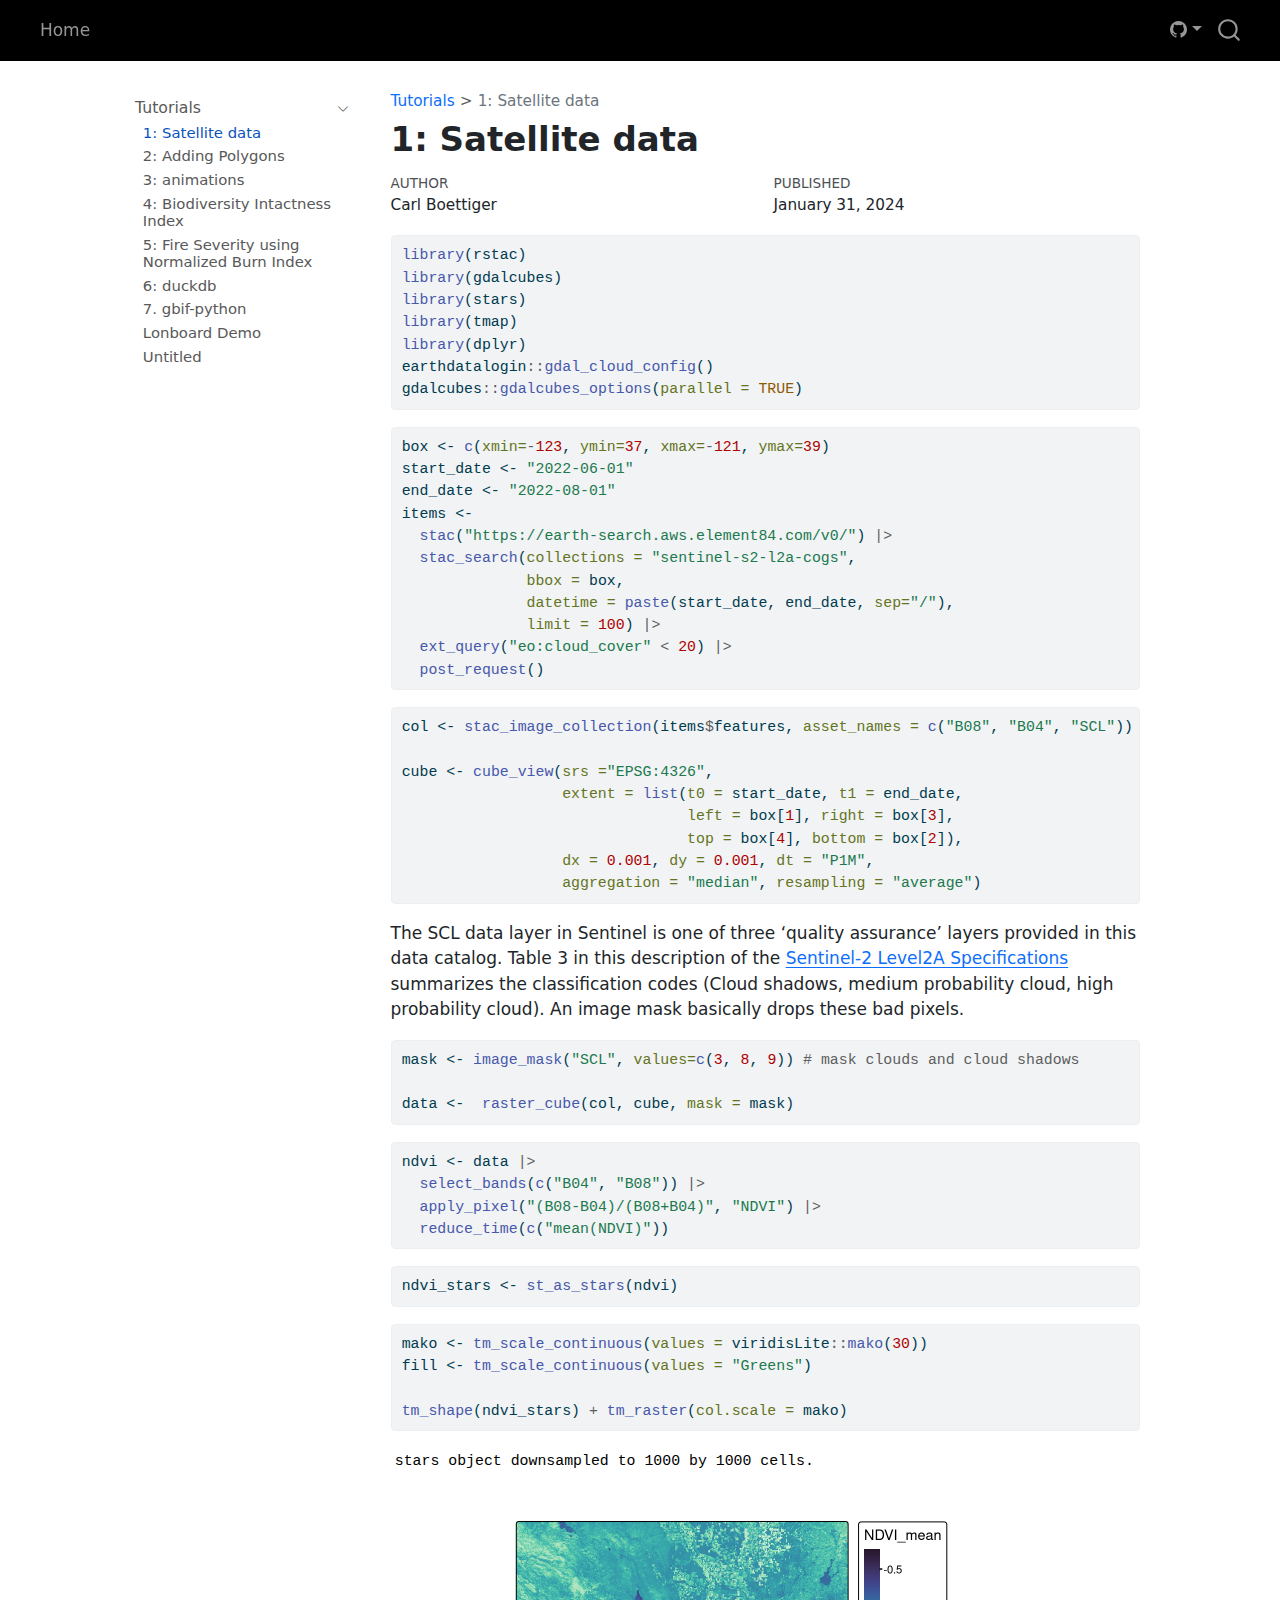
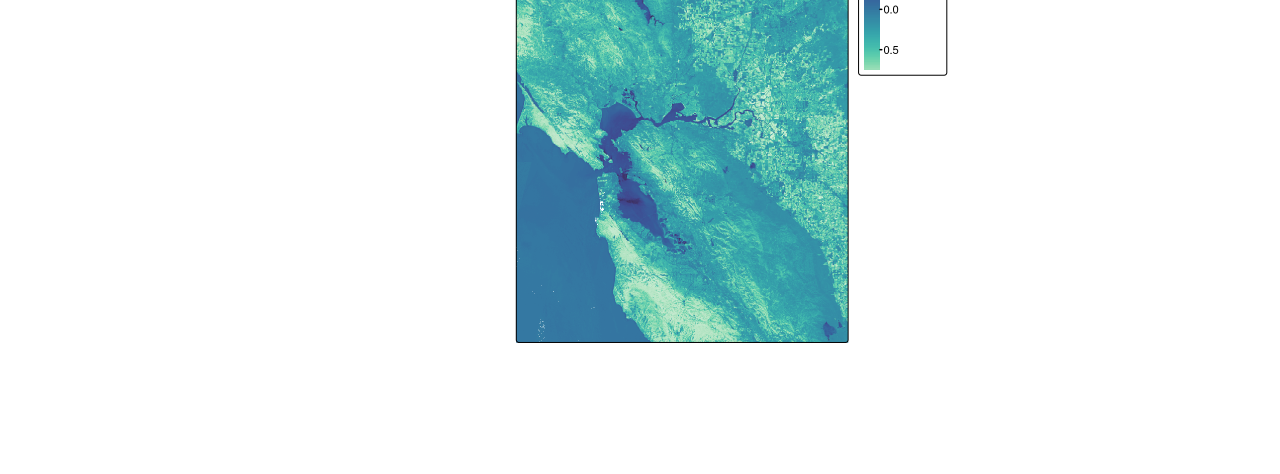
<file: tutorials/example-1.html>
<!DOCTYPE html>
<html xmlns="http://www.w3.org/1999/xhtml" lang="en" xml:lang="en"><head>

<meta charset="utf-8">
<meta name="generator" content="quarto-1.5.57">

<meta name="viewport" content="width=device-width, initial-scale=1.0, user-scalable=yes">

<meta name="author" content="Carl Boettiger">
<meta name="dcterms.date" content="2024-01-31">

<title>1: Satellite data</title>
<style>
code{white-space: pre-wrap;}
span.smallcaps{font-variant: small-caps;}
div.columns{display: flex; gap: min(4vw, 1.5em);}
div.column{flex: auto; overflow-x: auto;}
div.hanging-indent{margin-left: 1.5em; text-indent: -1.5em;}
ul.task-list{list-style: none;}
ul.task-list li input[type="checkbox"] {
  width: 0.8em;
  margin: 0 0.8em 0.2em -1em; /* quarto-specific, see https://github.com/quarto-dev/quarto-cli/issues/4556 */ 
  vertical-align: middle;
}
/* CSS for syntax highlighting */
pre > code.sourceCode { white-space: pre; position: relative; }
pre > code.sourceCode > span { line-height: 1.25; }
pre > code.sourceCode > span:empty { height: 1.2em; }
.sourceCode { overflow: visible; }
code.sourceCode > span { color: inherit; text-decoration: inherit; }
div.sourceCode { margin: 1em 0; }
pre.sourceCode { margin: 0; }
@media screen {
div.sourceCode { overflow: auto; }
}
@media print {
pre > code.sourceCode { white-space: pre-wrap; }
pre > code.sourceCode > span { display: inline-block; text-indent: -5em; padding-left: 5em; }
}
pre.numberSource code
  { counter-reset: source-line 0; }
pre.numberSource code > span
  { position: relative; left: -4em; counter-increment: source-line; }
pre.numberSource code > span > a:first-child::before
  { content: counter(source-line);
    position: relative; left: -1em; text-align: right; vertical-align: baseline;
    border: none; display: inline-block;
    -webkit-touch-callout: none; -webkit-user-select: none;
    -khtml-user-select: none; -moz-user-select: none;
    -ms-user-select: none; user-select: none;
    padding: 0 4px; width: 4em;
  }
pre.numberSource { margin-left: 3em;  padding-left: 4px; }
div.sourceCode
  {   }
@media screen {
pre > code.sourceCode > span > a:first-child::before { text-decoration: underline; }
}
</style>


<script src="../site_libs/quarto-nav/quarto-nav.js"></script>
<script src="../site_libs/quarto-nav/headroom.min.js"></script>
<script src="../site_libs/clipboard/clipboard.min.js"></script>
<script src="../site_libs/quarto-search/autocomplete.umd.js"></script>
<script src="../site_libs/quarto-search/fuse.min.js"></script>
<script src="../site_libs/quarto-search/quarto-search.js"></script>
<meta name="quarto:offset" content="../">
<script src="../site_libs/quarto-html/quarto.js"></script>
<script src="../site_libs/quarto-html/popper.min.js"></script>
<script src="../site_libs/quarto-html/tippy.umd.min.js"></script>
<script src="../site_libs/quarto-html/anchor.min.js"></script>
<link href="../site_libs/quarto-html/tippy.css" rel="stylesheet">
<link href="../site_libs/quarto-html/quarto-syntax-highlighting.css" rel="stylesheet" id="quarto-text-highlighting-styles">
<script src="../site_libs/bootstrap/bootstrap.min.js"></script>
<link href="../site_libs/bootstrap/bootstrap-icons.css" rel="stylesheet">
<link href="../site_libs/bootstrap/bootstrap.min.css" rel="stylesheet" id="quarto-bootstrap" data-mode="light">
<script id="quarto-search-options" type="application/json">{
  "location": "navbar",
  "copy-button": false,
  "collapse-after": 3,
  "panel-placement": "end",
  "type": "overlay",
  "limit": 50,
  "keyboard-shortcut": [
    "f",
    "/",
    "s"
  ],
  "show-item-context": false,
  "language": {
    "search-no-results-text": "No results",
    "search-matching-documents-text": "matching documents",
    "search-copy-link-title": "Copy link to search",
    "search-hide-matches-text": "Hide additional matches",
    "search-more-match-text": "more match in this document",
    "search-more-matches-text": "more matches in this document",
    "search-clear-button-title": "Clear",
    "search-text-placeholder": "",
    "search-detached-cancel-button-title": "Cancel",
    "search-submit-button-title": "Submit",
    "search-label": "Search"
  }
}</script>


</head>

<body class="nav-sidebar floating nav-fixed fullcontent">

<div id="quarto-search-results"></div>
  <header id="quarto-header" class="headroom fixed-top">
    <nav class="navbar navbar-expand-lg " data-bs-theme="dark">
      <div class="navbar-container container-fluid">
            <div id="quarto-search" class="" title="Search"></div>
          <button class="navbar-toggler" type="button" data-bs-toggle="collapse" data-bs-target="#navbarCollapse" aria-controls="navbarCollapse" role="menu" aria-expanded="false" aria-label="Toggle navigation" onclick="if (window.quartoToggleHeadroom) { window.quartoToggleHeadroom(); }">
  <span class="navbar-toggler-icon"></span>
</button>
          <div class="collapse navbar-collapse" id="navbarCollapse">
            <ul class="navbar-nav navbar-nav-scroll me-auto">
  <li class="nav-item">
    <a class="nav-link" href="../README.html"> 
<span class="menu-text">Home</span></a>
  </li>  
</ul>
          </div> <!-- /navcollapse -->
            <div class="quarto-navbar-tools">
    <div class="dropdown">
      <a href="" title="" id="quarto-navigation-tool-dropdown-0" class="quarto-navigation-tool dropdown-toggle px-1" data-bs-toggle="dropdown" aria-expanded="false" role="link" aria-label=""><i class="bi bi-github"></i></a>
      <ul class="dropdown-menu" aria-labelledby="quarto-navigation-tool-dropdown-0">
          <li>
            <a class="dropdown-item quarto-navbar-tools-item" href="https://github.com/espm-288/cloud-native-geo-cboettig">
            Source Code
            </a>
          </li>
          <li>
            <a class="dropdown-item quarto-navbar-tools-item" href="ttps://github.com/espm-288/cloud-native-geo-cboettig/issues">
            Report a Bug
            </a>
          </li>
      </ul>
    </div>
</div>
      </div> <!-- /container-fluid -->
    </nav>
  <nav class="quarto-secondary-nav">
    <div class="container-fluid d-flex">
      <button type="button" class="quarto-btn-toggle btn" data-bs-toggle="collapse" role="button" data-bs-target=".quarto-sidebar-collapse-item" aria-controls="quarto-sidebar" aria-expanded="false" aria-label="Toggle sidebar navigation" onclick="if (window.quartoToggleHeadroom) { window.quartoToggleHeadroom(); }">
        <i class="bi bi-layout-text-sidebar-reverse"></i>
      </button>
        <nav class="quarto-page-breadcrumbs" aria-label="breadcrumb"><ol class="breadcrumb"><li class="breadcrumb-item"><a href="../tutorials/example-1.html">Tutorials</a></li><li class="breadcrumb-item"><a href="../tutorials/example-1.html">1: Satellite data</a></li></ol></nav>
        <a class="flex-grow-1" role="navigation" data-bs-toggle="collapse" data-bs-target=".quarto-sidebar-collapse-item" aria-controls="quarto-sidebar" aria-expanded="false" aria-label="Toggle sidebar navigation" onclick="if (window.quartoToggleHeadroom) { window.quartoToggleHeadroom(); }">      
        </a>
    </div>
  </nav>
</header>
<!-- content -->
<div id="quarto-content" class="quarto-container page-columns page-rows-contents page-layout-article page-navbar">
<!-- sidebar -->
  <nav id="quarto-sidebar" class="sidebar collapse collapse-horizontal quarto-sidebar-collapse-item sidebar-navigation floating overflow-auto">
    <div class="sidebar-menu-container"> 
    <ul class="list-unstyled mt-1">
        <li class="sidebar-item sidebar-item-section">
      <div class="sidebar-item-container"> 
            <a class="sidebar-item-text sidebar-link text-start" data-bs-toggle="collapse" data-bs-target="#quarto-sidebar-section-1" role="navigation" aria-expanded="true">
 <span class="menu-text">Tutorials</span></a>
          <a class="sidebar-item-toggle text-start" data-bs-toggle="collapse" data-bs-target="#quarto-sidebar-section-1" role="navigation" aria-expanded="true" aria-label="Toggle section">
            <i class="bi bi-chevron-right ms-2"></i>
          </a> 
      </div>
      <ul id="quarto-sidebar-section-1" class="collapse list-unstyled sidebar-section depth1 show">  
          <li class="sidebar-item">
  <div class="sidebar-item-container"> 
  <a href="../tutorials/example-1.html" class="sidebar-item-text sidebar-link active">
 <span class="menu-text">1: Satellite data</span></a>
  </div>
</li>
          <li class="sidebar-item">
  <div class="sidebar-item-container"> 
  <a href="../tutorials/example-2.html" class="sidebar-item-text sidebar-link">
 <span class="menu-text">2: Adding Polygons</span></a>
  </div>
</li>
          <li class="sidebar-item">
  <div class="sidebar-item-container"> 
  <a href="../tutorials/example-3.html" class="sidebar-item-text sidebar-link">
 <span class="menu-text">3: animations</span></a>
  </div>
</li>
          <li class="sidebar-item">
  <div class="sidebar-item-container"> 
  <a href="../tutorials/example-4.html" class="sidebar-item-text sidebar-link">
 <span class="menu-text">4: Biodiversity Intactness Index</span></a>
  </div>
</li>
          <li class="sidebar-item">
  <div class="sidebar-item-container"> 
  <a href="../tutorials/example-5-fire.html" class="sidebar-item-text sidebar-link">
 <span class="menu-text">5: Fire Severity using Normalized Burn Index</span></a>
  </div>
</li>
          <li class="sidebar-item">
  <div class="sidebar-item-container"> 
  <a href="../tutorials/example-6.html" class="sidebar-item-text sidebar-link">
 <span class="menu-text">6: duckdb</span></a>
  </div>
</li>
          <li class="sidebar-item">
  <div class="sidebar-item-container"> 
  <a href="../tutorials/gbif-python.html" class="sidebar-item-text sidebar-link">
 <span class="menu-text">7. gbif-python</span></a>
  </div>
</li>
          <li class="sidebar-item">
  <div class="sidebar-item-container"> 
  <a href="../tutorials/lonboard-demo.html" class="sidebar-item-text sidebar-link">
 <span class="menu-text">Lonboard Demo</span></a>
  </div>
</li>
          <li class="sidebar-item">
  <div class="sidebar-item-container"> 
  <a href="../tutorials/Untitled.html" class="sidebar-item-text sidebar-link">
 <span class="menu-text">Untitled</span></a>
  </div>
</li>
      </ul>
  </li>
    </ul>
    </div>
</nav>
<div id="quarto-sidebar-glass" class="quarto-sidebar-collapse-item" data-bs-toggle="collapse" data-bs-target=".quarto-sidebar-collapse-item"></div>
<!-- margin-sidebar -->
    
<!-- main -->
<main class="content" id="quarto-document-content">

<header id="title-block-header" class="quarto-title-block default"><nav class="quarto-page-breadcrumbs quarto-title-breadcrumbs d-none d-lg-block" aria-label="breadcrumb"><ol class="breadcrumb"><li class="breadcrumb-item"><a href="../tutorials/example-1.html">Tutorials</a></li><li class="breadcrumb-item"><a href="../tutorials/example-1.html">1: Satellite data</a></li></ol></nav>
<div class="quarto-title">
<h1 class="title">1: Satellite data</h1>
</div>



<div class="quarto-title-meta">

    <div>
    <div class="quarto-title-meta-heading">Author</div>
    <div class="quarto-title-meta-contents">
             <p>Carl Boettiger </p>
          </div>
  </div>
    
    <div>
    <div class="quarto-title-meta-heading">Published</div>
    <div class="quarto-title-meta-contents">
      <p class="date">January 31, 2024</p>
    </div>
  </div>
  
    
  </div>
  


</header>


<div class="cell">
<div class="sourceCode cell-code" id="cb1"><pre class="sourceCode r code-with-copy"><code class="sourceCode r"><span id="cb1-1"><a href="#cb1-1" aria-hidden="true" tabindex="-1"></a><span class="fu">library</span>(rstac)</span>
<span id="cb1-2"><a href="#cb1-2" aria-hidden="true" tabindex="-1"></a><span class="fu">library</span>(gdalcubes)</span>
<span id="cb1-3"><a href="#cb1-3" aria-hidden="true" tabindex="-1"></a><span class="fu">library</span>(stars)</span>
<span id="cb1-4"><a href="#cb1-4" aria-hidden="true" tabindex="-1"></a><span class="fu">library</span>(tmap)</span>
<span id="cb1-5"><a href="#cb1-5" aria-hidden="true" tabindex="-1"></a><span class="fu">library</span>(dplyr)</span>
<span id="cb1-6"><a href="#cb1-6" aria-hidden="true" tabindex="-1"></a>earthdatalogin<span class="sc">::</span><span class="fu">gdal_cloud_config</span>()</span>
<span id="cb1-7"><a href="#cb1-7" aria-hidden="true" tabindex="-1"></a>gdalcubes<span class="sc">::</span><span class="fu">gdalcubes_options</span>(<span class="at">parallel =</span> <span class="cn">TRUE</span>)</span></code><button title="Copy to Clipboard" class="code-copy-button"><i class="bi"></i></button></pre></div>
</div>
<div class="cell">
<div class="sourceCode cell-code" id="cb2"><pre class="sourceCode r code-with-copy"><code class="sourceCode r"><span id="cb2-1"><a href="#cb2-1" aria-hidden="true" tabindex="-1"></a>box <span class="ot">&lt;-</span> <span class="fu">c</span>(<span class="at">xmin=</span><span class="sc">-</span><span class="dv">123</span>, <span class="at">ymin=</span><span class="dv">37</span>, <span class="at">xmax=</span><span class="sc">-</span><span class="dv">121</span>, <span class="at">ymax=</span><span class="dv">39</span>) </span>
<span id="cb2-2"><a href="#cb2-2" aria-hidden="true" tabindex="-1"></a>start_date <span class="ot">&lt;-</span> <span class="st">"2022-06-01"</span></span>
<span id="cb2-3"><a href="#cb2-3" aria-hidden="true" tabindex="-1"></a>end_date <span class="ot">&lt;-</span> <span class="st">"2022-08-01"</span></span>
<span id="cb2-4"><a href="#cb2-4" aria-hidden="true" tabindex="-1"></a>items <span class="ot">&lt;-</span></span>
<span id="cb2-5"><a href="#cb2-5" aria-hidden="true" tabindex="-1"></a>  <span class="fu">stac</span>(<span class="st">"https://earth-search.aws.element84.com/v0/"</span>) <span class="sc">|&gt;</span></span>
<span id="cb2-6"><a href="#cb2-6" aria-hidden="true" tabindex="-1"></a>  <span class="fu">stac_search</span>(<span class="at">collections =</span> <span class="st">"sentinel-s2-l2a-cogs"</span>,</span>
<span id="cb2-7"><a href="#cb2-7" aria-hidden="true" tabindex="-1"></a>              <span class="at">bbox =</span> box,</span>
<span id="cb2-8"><a href="#cb2-8" aria-hidden="true" tabindex="-1"></a>              <span class="at">datetime =</span> <span class="fu">paste</span>(start_date, end_date, <span class="at">sep=</span><span class="st">"/"</span>),</span>
<span id="cb2-9"><a href="#cb2-9" aria-hidden="true" tabindex="-1"></a>              <span class="at">limit =</span> <span class="dv">100</span>) <span class="sc">|&gt;</span></span>
<span id="cb2-10"><a href="#cb2-10" aria-hidden="true" tabindex="-1"></a>  <span class="fu">ext_query</span>(<span class="st">"eo:cloud_cover"</span> <span class="sc">&lt;</span> <span class="dv">20</span>) <span class="sc">|&gt;</span></span>
<span id="cb2-11"><a href="#cb2-11" aria-hidden="true" tabindex="-1"></a>  <span class="fu">post_request</span>()</span></code><button title="Copy to Clipboard" class="code-copy-button"><i class="bi"></i></button></pre></div>
</div>
<div class="cell">
<div class="sourceCode cell-code" id="cb3"><pre class="sourceCode r code-with-copy"><code class="sourceCode r"><span id="cb3-1"><a href="#cb3-1" aria-hidden="true" tabindex="-1"></a>col <span class="ot">&lt;-</span> <span class="fu">stac_image_collection</span>(items<span class="sc">$</span>features, <span class="at">asset_names =</span> <span class="fu">c</span>(<span class="st">"B08"</span>, <span class="st">"B04"</span>, <span class="st">"SCL"</span>))</span>
<span id="cb3-2"><a href="#cb3-2" aria-hidden="true" tabindex="-1"></a></span>
<span id="cb3-3"><a href="#cb3-3" aria-hidden="true" tabindex="-1"></a>cube <span class="ot">&lt;-</span> <span class="fu">cube_view</span>(<span class="at">srs =</span><span class="st">"EPSG:4326"</span>,</span>
<span id="cb3-4"><a href="#cb3-4" aria-hidden="true" tabindex="-1"></a>                  <span class="at">extent =</span> <span class="fu">list</span>(<span class="at">t0 =</span> start_date, <span class="at">t1 =</span> end_date,</span>
<span id="cb3-5"><a href="#cb3-5" aria-hidden="true" tabindex="-1"></a>                                <span class="at">left =</span> box[<span class="dv">1</span>], <span class="at">right =</span> box[<span class="dv">3</span>],</span>
<span id="cb3-6"><a href="#cb3-6" aria-hidden="true" tabindex="-1"></a>                                <span class="at">top =</span> box[<span class="dv">4</span>], <span class="at">bottom =</span> box[<span class="dv">2</span>]),</span>
<span id="cb3-7"><a href="#cb3-7" aria-hidden="true" tabindex="-1"></a>                  <span class="at">dx =</span> <span class="fl">0.001</span>, <span class="at">dy =</span> <span class="fl">0.001</span>, <span class="at">dt =</span> <span class="st">"P1M"</span>,</span>
<span id="cb3-8"><a href="#cb3-8" aria-hidden="true" tabindex="-1"></a>                  <span class="at">aggregation =</span> <span class="st">"median"</span>, <span class="at">resampling =</span> <span class="st">"average"</span>)</span></code><button title="Copy to Clipboard" class="code-copy-button"><i class="bi"></i></button></pre></div>
</div>
<p>The SCL data layer in Sentinel is one of three ‘quality assurance’ layers provided in this data catalog. Table 3 in this description of the <a href="https://docs.digitalearthafrica.org/en/latest/data_specs/Sentinel-2_Level-2A_specs.html">Sentinel-2 Level2A Specifications</a> summarizes the classification codes (Cloud shadows, medium probability cloud, high probability cloud). An image mask basically drops these bad pixels.</p>
<div class="cell">
<div class="sourceCode cell-code" id="cb4"><pre class="sourceCode r code-with-copy"><code class="sourceCode r"><span id="cb4-1"><a href="#cb4-1" aria-hidden="true" tabindex="-1"></a>mask <span class="ot">&lt;-</span> <span class="fu">image_mask</span>(<span class="st">"SCL"</span>, <span class="at">values=</span><span class="fu">c</span>(<span class="dv">3</span>, <span class="dv">8</span>, <span class="dv">9</span>)) <span class="co"># mask clouds and cloud shadows</span></span>
<span id="cb4-2"><a href="#cb4-2" aria-hidden="true" tabindex="-1"></a></span>
<span id="cb4-3"><a href="#cb4-3" aria-hidden="true" tabindex="-1"></a>data <span class="ot">&lt;-</span>  <span class="fu">raster_cube</span>(col, cube, <span class="at">mask =</span> mask)</span></code><button title="Copy to Clipboard" class="code-copy-button"><i class="bi"></i></button></pre></div>
</div>
<div class="cell">
<div class="sourceCode cell-code" id="cb5"><pre class="sourceCode r code-with-copy"><code class="sourceCode r"><span id="cb5-1"><a href="#cb5-1" aria-hidden="true" tabindex="-1"></a>ndvi <span class="ot">&lt;-</span> data <span class="sc">|&gt;</span></span>
<span id="cb5-2"><a href="#cb5-2" aria-hidden="true" tabindex="-1"></a>  <span class="fu">select_bands</span>(<span class="fu">c</span>(<span class="st">"B04"</span>, <span class="st">"B08"</span>)) <span class="sc">|&gt;</span></span>
<span id="cb5-3"><a href="#cb5-3" aria-hidden="true" tabindex="-1"></a>  <span class="fu">apply_pixel</span>(<span class="st">"(B08-B04)/(B08+B04)"</span>, <span class="st">"NDVI"</span>) <span class="sc">|&gt;</span></span>
<span id="cb5-4"><a href="#cb5-4" aria-hidden="true" tabindex="-1"></a>  <span class="fu">reduce_time</span>(<span class="fu">c</span>(<span class="st">"mean(NDVI)"</span>)) </span></code><button title="Copy to Clipboard" class="code-copy-button"><i class="bi"></i></button></pre></div>
</div>
<div class="cell">
<div class="sourceCode cell-code" id="cb6"><pre class="sourceCode r code-with-copy"><code class="sourceCode r"><span id="cb6-1"><a href="#cb6-1" aria-hidden="true" tabindex="-1"></a>ndvi_stars <span class="ot">&lt;-</span> <span class="fu">st_as_stars</span>(ndvi)</span></code><button title="Copy to Clipboard" class="code-copy-button"><i class="bi"></i></button></pre></div>
</div>
<div class="cell">
<div class="sourceCode cell-code" id="cb7"><pre class="sourceCode r code-with-copy"><code class="sourceCode r"><span id="cb7-1"><a href="#cb7-1" aria-hidden="true" tabindex="-1"></a>mako <span class="ot">&lt;-</span> <span class="fu">tm_scale_continuous</span>(<span class="at">values =</span> viridisLite<span class="sc">::</span><span class="fu">mako</span>(<span class="dv">30</span>))</span>
<span id="cb7-2"><a href="#cb7-2" aria-hidden="true" tabindex="-1"></a>fill <span class="ot">&lt;-</span> <span class="fu">tm_scale_continuous</span>(<span class="at">values =</span> <span class="st">"Greens"</span>)</span>
<span id="cb7-3"><a href="#cb7-3" aria-hidden="true" tabindex="-1"></a></span>
<span id="cb7-4"><a href="#cb7-4" aria-hidden="true" tabindex="-1"></a><span class="fu">tm_shape</span>(ndvi_stars) <span class="sc">+</span> <span class="fu">tm_raster</span>(<span class="at">col.scale =</span> mako)</span></code><button title="Copy to Clipboard" class="code-copy-button"><i class="bi"></i></button></pre></div>
<div class="cell-output cell-output-stderr">
<pre><code>stars object downsampled to 1000 by 1000 cells.</code></pre>
</div>
<div class="cell-output-display">
<div>
<figure class="figure">
<p><img src="example-1_files/figure-html/unnamed-chunk-7-1.png" class="img-fluid figure-img" width="672"></p>
</figure>
</div>
</div>
</div>



</main> <!-- /main -->
<script id="quarto-html-after-body" type="application/javascript">
window.document.addEventListener("DOMContentLoaded", function (event) {
  const toggleBodyColorMode = (bsSheetEl) => {
    const mode = bsSheetEl.getAttribute("data-mode");
    const bodyEl = window.document.querySelector("body");
    if (mode === "dark") {
      bodyEl.classList.add("quarto-dark");
      bodyEl.classList.remove("quarto-light");
    } else {
      bodyEl.classList.add("quarto-light");
      bodyEl.classList.remove("quarto-dark");
    }
  }
  const toggleBodyColorPrimary = () => {
    const bsSheetEl = window.document.querySelector("link#quarto-bootstrap");
    if (bsSheetEl) {
      toggleBodyColorMode(bsSheetEl);
    }
  }
  toggleBodyColorPrimary();  
  const icon = "";
  const anchorJS = new window.AnchorJS();
  anchorJS.options = {
    placement: 'right',
    icon: icon
  };
  anchorJS.add('.anchored');
  const isCodeAnnotation = (el) => {
    for (const clz of el.classList) {
      if (clz.startsWith('code-annotation-')) {                     
        return true;
      }
    }
    return false;
  }
  const onCopySuccess = function(e) {
    // button target
    const button = e.trigger;
    // don't keep focus
    button.blur();
    // flash "checked"
    button.classList.add('code-copy-button-checked');
    var currentTitle = button.getAttribute("title");
    button.setAttribute("title", "Copied!");
    let tooltip;
    if (window.bootstrap) {
      button.setAttribute("data-bs-toggle", "tooltip");
      button.setAttribute("data-bs-placement", "left");
      button.setAttribute("data-bs-title", "Copied!");
      tooltip = new bootstrap.Tooltip(button, 
        { trigger: "manual", 
          customClass: "code-copy-button-tooltip",
          offset: [0, -8]});
      tooltip.show();    
    }
    setTimeout(function() {
      if (tooltip) {
        tooltip.hide();
        button.removeAttribute("data-bs-title");
        button.removeAttribute("data-bs-toggle");
        button.removeAttribute("data-bs-placement");
      }
      button.setAttribute("title", currentTitle);
      button.classList.remove('code-copy-button-checked');
    }, 1000);
    // clear code selection
    e.clearSelection();
  }
  const getTextToCopy = function(trigger) {
      const codeEl = trigger.previousElementSibling.cloneNode(true);
      for (const childEl of codeEl.children) {
        if (isCodeAnnotation(childEl)) {
          childEl.remove();
        }
      }
      return codeEl.innerText;
  }
  const clipboard = new window.ClipboardJS('.code-copy-button:not([data-in-quarto-modal])', {
    text: getTextToCopy
  });
  clipboard.on('success', onCopySuccess);
  if (window.document.getElementById('quarto-embedded-source-code-modal')) {
    // For code content inside modals, clipBoardJS needs to be initialized with a container option
    // TODO: Check when it could be a function (https://github.com/zenorocha/clipboard.js/issues/860)
    const clipboardModal = new window.ClipboardJS('.code-copy-button[data-in-quarto-modal]', {
      text: getTextToCopy,
      container: window.document.getElementById('quarto-embedded-source-code-modal')
    });
    clipboardModal.on('success', onCopySuccess);
  }
    var localhostRegex = new RegExp(/^(?:http|https):\/\/localhost\:?[0-9]*\//);
    var mailtoRegex = new RegExp(/^mailto:/);
      var filterRegex = new RegExp('/' + window.location.host + '/');
    var isInternal = (href) => {
        return filterRegex.test(href) || localhostRegex.test(href) || mailtoRegex.test(href);
    }
    // Inspect non-navigation links and adorn them if external
 	var links = window.document.querySelectorAll('a[href]:not(.nav-link):not(.navbar-brand):not(.toc-action):not(.sidebar-link):not(.sidebar-item-toggle):not(.pagination-link):not(.no-external):not([aria-hidden]):not(.dropdown-item):not(.quarto-navigation-tool):not(.about-link)');
    for (var i=0; i<links.length; i++) {
      const link = links[i];
      if (!isInternal(link.href)) {
        // undo the damage that might have been done by quarto-nav.js in the case of
        // links that we want to consider external
        if (link.dataset.originalHref !== undefined) {
          link.href = link.dataset.originalHref;
        }
      }
    }
  function tippyHover(el, contentFn, onTriggerFn, onUntriggerFn) {
    const config = {
      allowHTML: true,
      maxWidth: 500,
      delay: 100,
      arrow: false,
      appendTo: function(el) {
          return el.parentElement;
      },
      interactive: true,
      interactiveBorder: 10,
      theme: 'quarto',
      placement: 'bottom-start',
    };
    if (contentFn) {
      config.content = contentFn;
    }
    if (onTriggerFn) {
      config.onTrigger = onTriggerFn;
    }
    if (onUntriggerFn) {
      config.onUntrigger = onUntriggerFn;
    }
    window.tippy(el, config); 
  }
  const noterefs = window.document.querySelectorAll('a[role="doc-noteref"]');
  for (var i=0; i<noterefs.length; i++) {
    const ref = noterefs[i];
    tippyHover(ref, function() {
      // use id or data attribute instead here
      let href = ref.getAttribute('data-footnote-href') || ref.getAttribute('href');
      try { href = new URL(href).hash; } catch {}
      const id = href.replace(/^#\/?/, "");
      const note = window.document.getElementById(id);
      if (note) {
        return note.innerHTML;
      } else {
        return "";
      }
    });
  }
  const xrefs = window.document.querySelectorAll('a.quarto-xref');
  const processXRef = (id, note) => {
    // Strip column container classes
    const stripColumnClz = (el) => {
      el.classList.remove("page-full", "page-columns");
      if (el.children) {
        for (const child of el.children) {
          stripColumnClz(child);
        }
      }
    }
    stripColumnClz(note)
    if (id === null || id.startsWith('sec-')) {
      // Special case sections, only their first couple elements
      const container = document.createElement("div");
      if (note.children && note.children.length > 2) {
        container.appendChild(note.children[0].cloneNode(true));
        for (let i = 1; i < note.children.length; i++) {
          const child = note.children[i];
          if (child.tagName === "P" && child.innerText === "") {
            continue;
          } else {
            container.appendChild(child.cloneNode(true));
            break;
          }
        }
        if (window.Quarto?.typesetMath) {
          window.Quarto.typesetMath(container);
        }
        return container.innerHTML
      } else {
        if (window.Quarto?.typesetMath) {
          window.Quarto.typesetMath(note);
        }
        return note.innerHTML;
      }
    } else {
      // Remove any anchor links if they are present
      const anchorLink = note.querySelector('a.anchorjs-link');
      if (anchorLink) {
        anchorLink.remove();
      }
      if (window.Quarto?.typesetMath) {
        window.Quarto.typesetMath(note);
      }
      // TODO in 1.5, we should make sure this works without a callout special case
      if (note.classList.contains("callout")) {
        return note.outerHTML;
      } else {
        return note.innerHTML;
      }
    }
  }
  for (var i=0; i<xrefs.length; i++) {
    const xref = xrefs[i];
    tippyHover(xref, undefined, function(instance) {
      instance.disable();
      let url = xref.getAttribute('href');
      let hash = undefined; 
      if (url.startsWith('#')) {
        hash = url;
      } else {
        try { hash = new URL(url).hash; } catch {}
      }
      if (hash) {
        const id = hash.replace(/^#\/?/, "");
        const note = window.document.getElementById(id);
        if (note !== null) {
          try {
            const html = processXRef(id, note.cloneNode(true));
            instance.setContent(html);
          } finally {
            instance.enable();
            instance.show();
          }
        } else {
          // See if we can fetch this
          fetch(url.split('#')[0])
          .then(res => res.text())
          .then(html => {
            const parser = new DOMParser();
            const htmlDoc = parser.parseFromString(html, "text/html");
            const note = htmlDoc.getElementById(id);
            if (note !== null) {
              const html = processXRef(id, note);
              instance.setContent(html);
            } 
          }).finally(() => {
            instance.enable();
            instance.show();
          });
        }
      } else {
        // See if we can fetch a full url (with no hash to target)
        // This is a special case and we should probably do some content thinning / targeting
        fetch(url)
        .then(res => res.text())
        .then(html => {
          const parser = new DOMParser();
          const htmlDoc = parser.parseFromString(html, "text/html");
          const note = htmlDoc.querySelector('main.content');
          if (note !== null) {
            // This should only happen for chapter cross references
            // (since there is no id in the URL)
            // remove the first header
            if (note.children.length > 0 && note.children[0].tagName === "HEADER") {
              note.children[0].remove();
            }
            const html = processXRef(null, note);
            instance.setContent(html);
          } 
        }).finally(() => {
          instance.enable();
          instance.show();
        });
      }
    }, function(instance) {
    });
  }
      let selectedAnnoteEl;
      const selectorForAnnotation = ( cell, annotation) => {
        let cellAttr = 'data-code-cell="' + cell + '"';
        let lineAttr = 'data-code-annotation="' +  annotation + '"';
        const selector = 'span[' + cellAttr + '][' + lineAttr + ']';
        return selector;
      }
      const selectCodeLines = (annoteEl) => {
        const doc = window.document;
        const targetCell = annoteEl.getAttribute("data-target-cell");
        const targetAnnotation = annoteEl.getAttribute("data-target-annotation");
        const annoteSpan = window.document.querySelector(selectorForAnnotation(targetCell, targetAnnotation));
        const lines = annoteSpan.getAttribute("data-code-lines").split(",");
        const lineIds = lines.map((line) => {
          return targetCell + "-" + line;
        })
        let top = null;
        let height = null;
        let parent = null;
        if (lineIds.length > 0) {
            //compute the position of the single el (top and bottom and make a div)
            const el = window.document.getElementById(lineIds[0]);
            top = el.offsetTop;
            height = el.offsetHeight;
            parent = el.parentElement.parentElement;
          if (lineIds.length > 1) {
            const lastEl = window.document.getElementById(lineIds[lineIds.length - 1]);
            const bottom = lastEl.offsetTop + lastEl.offsetHeight;
            height = bottom - top;
          }
          if (top !== null && height !== null && parent !== null) {
            // cook up a div (if necessary) and position it 
            let div = window.document.getElementById("code-annotation-line-highlight");
            if (div === null) {
              div = window.document.createElement("div");
              div.setAttribute("id", "code-annotation-line-highlight");
              div.style.position = 'absolute';
              parent.appendChild(div);
            }
            div.style.top = top - 2 + "px";
            div.style.height = height + 4 + "px";
            div.style.left = 0;
            let gutterDiv = window.document.getElementById("code-annotation-line-highlight-gutter");
            if (gutterDiv === null) {
              gutterDiv = window.document.createElement("div");
              gutterDiv.setAttribute("id", "code-annotation-line-highlight-gutter");
              gutterDiv.style.position = 'absolute';
              const codeCell = window.document.getElementById(targetCell);
              const gutter = codeCell.querySelector('.code-annotation-gutter');
              gutter.appendChild(gutterDiv);
            }
            gutterDiv.style.top = top - 2 + "px";
            gutterDiv.style.height = height + 4 + "px";
          }
          selectedAnnoteEl = annoteEl;
        }
      };
      const unselectCodeLines = () => {
        const elementsIds = ["code-annotation-line-highlight", "code-annotation-line-highlight-gutter"];
        elementsIds.forEach((elId) => {
          const div = window.document.getElementById(elId);
          if (div) {
            div.remove();
          }
        });
        selectedAnnoteEl = undefined;
      };
        // Handle positioning of the toggle
    window.addEventListener(
      "resize",
      throttle(() => {
        elRect = undefined;
        if (selectedAnnoteEl) {
          selectCodeLines(selectedAnnoteEl);
        }
      }, 10)
    );
    function throttle(fn, ms) {
    let throttle = false;
    let timer;
      return (...args) => {
        if(!throttle) { // first call gets through
            fn.apply(this, args);
            throttle = true;
        } else { // all the others get throttled
            if(timer) clearTimeout(timer); // cancel #2
            timer = setTimeout(() => {
              fn.apply(this, args);
              timer = throttle = false;
            }, ms);
        }
      };
    }
      // Attach click handler to the DT
      const annoteDls = window.document.querySelectorAll('dt[data-target-cell]');
      for (const annoteDlNode of annoteDls) {
        annoteDlNode.addEventListener('click', (event) => {
          const clickedEl = event.target;
          if (clickedEl !== selectedAnnoteEl) {
            unselectCodeLines();
            const activeEl = window.document.querySelector('dt[data-target-cell].code-annotation-active');
            if (activeEl) {
              activeEl.classList.remove('code-annotation-active');
            }
            selectCodeLines(clickedEl);
            clickedEl.classList.add('code-annotation-active');
          } else {
            // Unselect the line
            unselectCodeLines();
            clickedEl.classList.remove('code-annotation-active');
          }
        });
      }
  const findCites = (el) => {
    const parentEl = el.parentElement;
    if (parentEl) {
      const cites = parentEl.dataset.cites;
      if (cites) {
        return {
          el,
          cites: cites.split(' ')
        };
      } else {
        return findCites(el.parentElement)
      }
    } else {
      return undefined;
    }
  };
  var bibliorefs = window.document.querySelectorAll('a[role="doc-biblioref"]');
  for (var i=0; i<bibliorefs.length; i++) {
    const ref = bibliorefs[i];
    const citeInfo = findCites(ref);
    if (citeInfo) {
      tippyHover(citeInfo.el, function() {
        var popup = window.document.createElement('div');
        citeInfo.cites.forEach(function(cite) {
          var citeDiv = window.document.createElement('div');
          citeDiv.classList.add('hanging-indent');
          citeDiv.classList.add('csl-entry');
          var biblioDiv = window.document.getElementById('ref-' + cite);
          if (biblioDiv) {
            citeDiv.innerHTML = biblioDiv.innerHTML;
          }
          popup.appendChild(citeDiv);
        });
        return popup.innerHTML;
      });
    }
  }
});
</script>
</div> <!-- /content -->




</body></html>
</file>
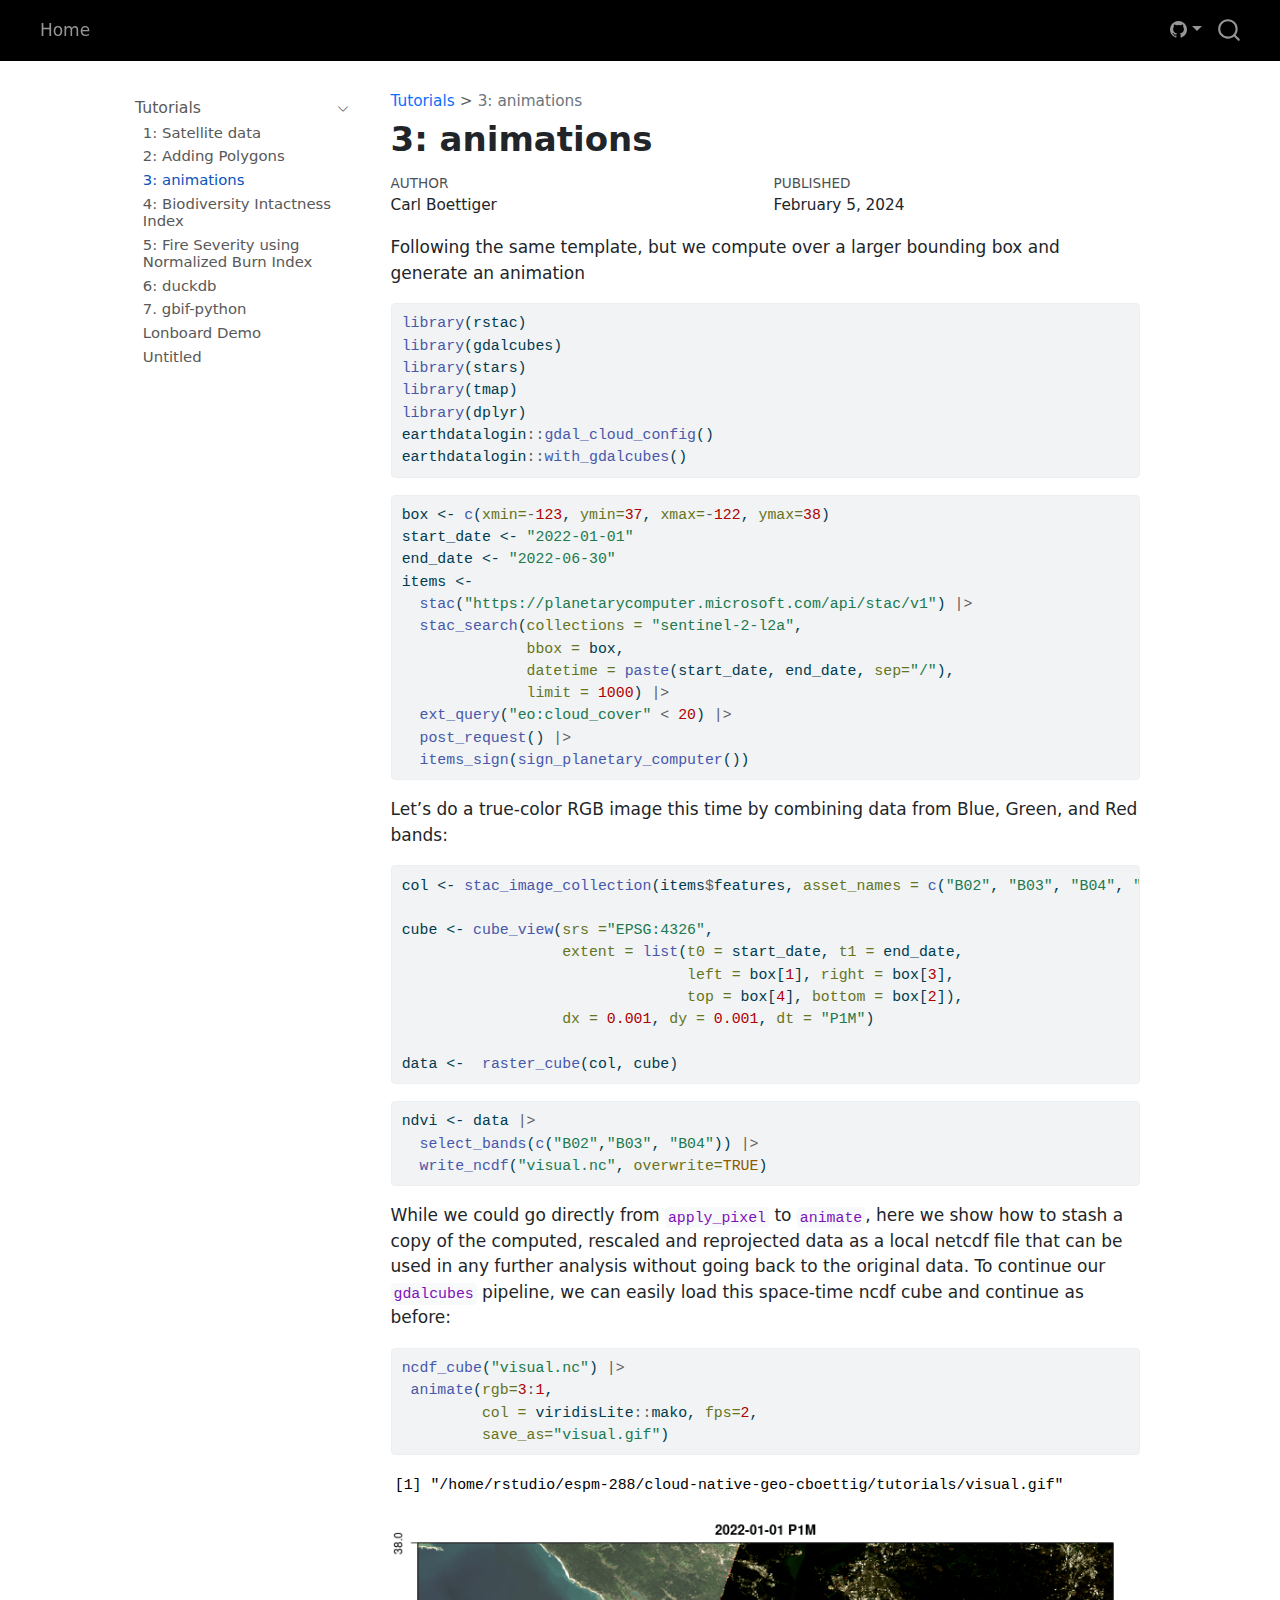
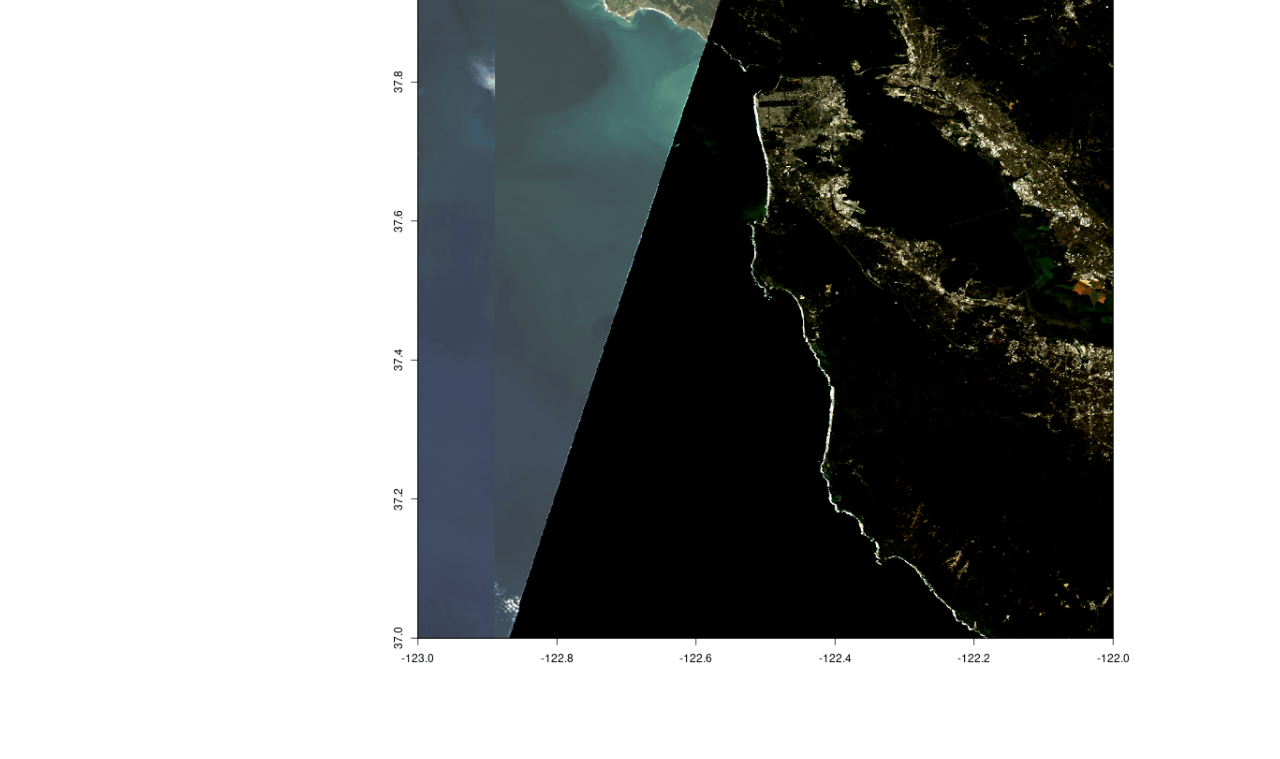
<file: tutorials/example-3.html>
<!DOCTYPE html>
<html xmlns="http://www.w3.org/1999/xhtml" lang="en" xml:lang="en"><head>

<meta charset="utf-8">
<meta name="generator" content="quarto-1.5.57">

<meta name="viewport" content="width=device-width, initial-scale=1.0, user-scalable=yes">

<meta name="author" content="Carl Boettiger">
<meta name="dcterms.date" content="2024-02-05">

<title>3: animations</title>
<style>
code{white-space: pre-wrap;}
span.smallcaps{font-variant: small-caps;}
div.columns{display: flex; gap: min(4vw, 1.5em);}
div.column{flex: auto; overflow-x: auto;}
div.hanging-indent{margin-left: 1.5em; text-indent: -1.5em;}
ul.task-list{list-style: none;}
ul.task-list li input[type="checkbox"] {
  width: 0.8em;
  margin: 0 0.8em 0.2em -1em; /* quarto-specific, see https://github.com/quarto-dev/quarto-cli/issues/4556 */ 
  vertical-align: middle;
}
/* CSS for syntax highlighting */
pre > code.sourceCode { white-space: pre; position: relative; }
pre > code.sourceCode > span { line-height: 1.25; }
pre > code.sourceCode > span:empty { height: 1.2em; }
.sourceCode { overflow: visible; }
code.sourceCode > span { color: inherit; text-decoration: inherit; }
div.sourceCode { margin: 1em 0; }
pre.sourceCode { margin: 0; }
@media screen {
div.sourceCode { overflow: auto; }
}
@media print {
pre > code.sourceCode { white-space: pre-wrap; }
pre > code.sourceCode > span { display: inline-block; text-indent: -5em; padding-left: 5em; }
}
pre.numberSource code
  { counter-reset: source-line 0; }
pre.numberSource code > span
  { position: relative; left: -4em; counter-increment: source-line; }
pre.numberSource code > span > a:first-child::before
  { content: counter(source-line);
    position: relative; left: -1em; text-align: right; vertical-align: baseline;
    border: none; display: inline-block;
    -webkit-touch-callout: none; -webkit-user-select: none;
    -khtml-user-select: none; -moz-user-select: none;
    -ms-user-select: none; user-select: none;
    padding: 0 4px; width: 4em;
  }
pre.numberSource { margin-left: 3em;  padding-left: 4px; }
div.sourceCode
  {   }
@media screen {
pre > code.sourceCode > span > a:first-child::before { text-decoration: underline; }
}
</style>


<script src="../site_libs/quarto-nav/quarto-nav.js"></script>
<script src="../site_libs/quarto-nav/headroom.min.js"></script>
<script src="../site_libs/clipboard/clipboard.min.js"></script>
<script src="../site_libs/quarto-search/autocomplete.umd.js"></script>
<script src="../site_libs/quarto-search/fuse.min.js"></script>
<script src="../site_libs/quarto-search/quarto-search.js"></script>
<meta name="quarto:offset" content="../">
<script src="../site_libs/quarto-html/quarto.js"></script>
<script src="../site_libs/quarto-html/popper.min.js"></script>
<script src="../site_libs/quarto-html/tippy.umd.min.js"></script>
<script src="../site_libs/quarto-html/anchor.min.js"></script>
<link href="../site_libs/quarto-html/tippy.css" rel="stylesheet">
<link href="../site_libs/quarto-html/quarto-syntax-highlighting.css" rel="stylesheet" id="quarto-text-highlighting-styles">
<script src="../site_libs/bootstrap/bootstrap.min.js"></script>
<link href="../site_libs/bootstrap/bootstrap-icons.css" rel="stylesheet">
<link href="../site_libs/bootstrap/bootstrap.min.css" rel="stylesheet" id="quarto-bootstrap" data-mode="light">
<script id="quarto-search-options" type="application/json">{
  "location": "navbar",
  "copy-button": false,
  "collapse-after": 3,
  "panel-placement": "end",
  "type": "overlay",
  "limit": 50,
  "keyboard-shortcut": [
    "f",
    "/",
    "s"
  ],
  "show-item-context": false,
  "language": {
    "search-no-results-text": "No results",
    "search-matching-documents-text": "matching documents",
    "search-copy-link-title": "Copy link to search",
    "search-hide-matches-text": "Hide additional matches",
    "search-more-match-text": "more match in this document",
    "search-more-matches-text": "more matches in this document",
    "search-clear-button-title": "Clear",
    "search-text-placeholder": "",
    "search-detached-cancel-button-title": "Cancel",
    "search-submit-button-title": "Submit",
    "search-label": "Search"
  }
}</script>


</head>

<body class="nav-sidebar floating nav-fixed fullcontent">

<div id="quarto-search-results"></div>
  <header id="quarto-header" class="headroom fixed-top">
    <nav class="navbar navbar-expand-lg " data-bs-theme="dark">
      <div class="navbar-container container-fluid">
            <div id="quarto-search" class="" title="Search"></div>
          <button class="navbar-toggler" type="button" data-bs-toggle="collapse" data-bs-target="#navbarCollapse" aria-controls="navbarCollapse" role="menu" aria-expanded="false" aria-label="Toggle navigation" onclick="if (window.quartoToggleHeadroom) { window.quartoToggleHeadroom(); }">
  <span class="navbar-toggler-icon"></span>
</button>
          <div class="collapse navbar-collapse" id="navbarCollapse">
            <ul class="navbar-nav navbar-nav-scroll me-auto">
  <li class="nav-item">
    <a class="nav-link" href="../README.html"> 
<span class="menu-text">Home</span></a>
  </li>  
</ul>
          </div> <!-- /navcollapse -->
            <div class="quarto-navbar-tools">
    <div class="dropdown">
      <a href="" title="" id="quarto-navigation-tool-dropdown-0" class="quarto-navigation-tool dropdown-toggle px-1" data-bs-toggle="dropdown" aria-expanded="false" role="link" aria-label=""><i class="bi bi-github"></i></a>
      <ul class="dropdown-menu" aria-labelledby="quarto-navigation-tool-dropdown-0">
          <li>
            <a class="dropdown-item quarto-navbar-tools-item" href="https://github.com/espm-288/cloud-native-geo-cboettig">
            Source Code
            </a>
          </li>
          <li>
            <a class="dropdown-item quarto-navbar-tools-item" href="ttps://github.com/espm-288/cloud-native-geo-cboettig/issues">
            Report a Bug
            </a>
          </li>
      </ul>
    </div>
</div>
      </div> <!-- /container-fluid -->
    </nav>
  <nav class="quarto-secondary-nav">
    <div class="container-fluid d-flex">
      <button type="button" class="quarto-btn-toggle btn" data-bs-toggle="collapse" role="button" data-bs-target=".quarto-sidebar-collapse-item" aria-controls="quarto-sidebar" aria-expanded="false" aria-label="Toggle sidebar navigation" onclick="if (window.quartoToggleHeadroom) { window.quartoToggleHeadroom(); }">
        <i class="bi bi-layout-text-sidebar-reverse"></i>
      </button>
        <nav class="quarto-page-breadcrumbs" aria-label="breadcrumb"><ol class="breadcrumb"><li class="breadcrumb-item"><a href="../tutorials/example-1.html">Tutorials</a></li><li class="breadcrumb-item"><a href="../tutorials/example-3.html">3: animations</a></li></ol></nav>
        <a class="flex-grow-1" role="navigation" data-bs-toggle="collapse" data-bs-target=".quarto-sidebar-collapse-item" aria-controls="quarto-sidebar" aria-expanded="false" aria-label="Toggle sidebar navigation" onclick="if (window.quartoToggleHeadroom) { window.quartoToggleHeadroom(); }">      
        </a>
    </div>
  </nav>
</header>
<!-- content -->
<div id="quarto-content" class="quarto-container page-columns page-rows-contents page-layout-article page-navbar">
<!-- sidebar -->
  <nav id="quarto-sidebar" class="sidebar collapse collapse-horizontal quarto-sidebar-collapse-item sidebar-navigation floating overflow-auto">
    <div class="sidebar-menu-container"> 
    <ul class="list-unstyled mt-1">
        <li class="sidebar-item sidebar-item-section">
      <div class="sidebar-item-container"> 
            <a class="sidebar-item-text sidebar-link text-start" data-bs-toggle="collapse" data-bs-target="#quarto-sidebar-section-1" role="navigation" aria-expanded="true">
 <span class="menu-text">Tutorials</span></a>
          <a class="sidebar-item-toggle text-start" data-bs-toggle="collapse" data-bs-target="#quarto-sidebar-section-1" role="navigation" aria-expanded="true" aria-label="Toggle section">
            <i class="bi bi-chevron-right ms-2"></i>
          </a> 
      </div>
      <ul id="quarto-sidebar-section-1" class="collapse list-unstyled sidebar-section depth1 show">  
          <li class="sidebar-item">
  <div class="sidebar-item-container"> 
  <a href="../tutorials/example-1.html" class="sidebar-item-text sidebar-link">
 <span class="menu-text">1: Satellite data</span></a>
  </div>
</li>
          <li class="sidebar-item">
  <div class="sidebar-item-container"> 
  <a href="../tutorials/example-2.html" class="sidebar-item-text sidebar-link">
 <span class="menu-text">2: Adding Polygons</span></a>
  </div>
</li>
          <li class="sidebar-item">
  <div class="sidebar-item-container"> 
  <a href="../tutorials/example-3.html" class="sidebar-item-text sidebar-link active">
 <span class="menu-text">3: animations</span></a>
  </div>
</li>
          <li class="sidebar-item">
  <div class="sidebar-item-container"> 
  <a href="../tutorials/example-4.html" class="sidebar-item-text sidebar-link">
 <span class="menu-text">4: Biodiversity Intactness Index</span></a>
  </div>
</li>
          <li class="sidebar-item">
  <div class="sidebar-item-container"> 
  <a href="../tutorials/example-5-fire.html" class="sidebar-item-text sidebar-link">
 <span class="menu-text">5: Fire Severity using Normalized Burn Index</span></a>
  </div>
</li>
          <li class="sidebar-item">
  <div class="sidebar-item-container"> 
  <a href="../tutorials/example-6.html" class="sidebar-item-text sidebar-link">
 <span class="menu-text">6: duckdb</span></a>
  </div>
</li>
          <li class="sidebar-item">
  <div class="sidebar-item-container"> 
  <a href="../tutorials/gbif-python.html" class="sidebar-item-text sidebar-link">
 <span class="menu-text">7. gbif-python</span></a>
  </div>
</li>
          <li class="sidebar-item">
  <div class="sidebar-item-container"> 
  <a href="../tutorials/lonboard-demo.html" class="sidebar-item-text sidebar-link">
 <span class="menu-text">Lonboard Demo</span></a>
  </div>
</li>
          <li class="sidebar-item">
  <div class="sidebar-item-container"> 
  <a href="../tutorials/Untitled.html" class="sidebar-item-text sidebar-link">
 <span class="menu-text">Untitled</span></a>
  </div>
</li>
      </ul>
  </li>
    </ul>
    </div>
</nav>
<div id="quarto-sidebar-glass" class="quarto-sidebar-collapse-item" data-bs-toggle="collapse" data-bs-target=".quarto-sidebar-collapse-item"></div>
<!-- margin-sidebar -->
    
<!-- main -->
<main class="content" id="quarto-document-content">

<header id="title-block-header" class="quarto-title-block default"><nav class="quarto-page-breadcrumbs quarto-title-breadcrumbs d-none d-lg-block" aria-label="breadcrumb"><ol class="breadcrumb"><li class="breadcrumb-item"><a href="../tutorials/example-1.html">Tutorials</a></li><li class="breadcrumb-item"><a href="../tutorials/example-3.html">3: animations</a></li></ol></nav>
<div class="quarto-title">
<h1 class="title">3: animations</h1>
</div>



<div class="quarto-title-meta">

    <div>
    <div class="quarto-title-meta-heading">Author</div>
    <div class="quarto-title-meta-contents">
             <p>Carl Boettiger </p>
          </div>
  </div>
    
    <div>
    <div class="quarto-title-meta-heading">Published</div>
    <div class="quarto-title-meta-contents">
      <p class="date">February 5, 2024</p>
    </div>
  </div>
  
    
  </div>
  


</header>


<p>Following the same template, but we compute over a larger bounding box and generate an animation</p>
<div class="cell">
<div class="sourceCode cell-code" id="cb1"><pre class="sourceCode r code-with-copy"><code class="sourceCode r"><span id="cb1-1"><a href="#cb1-1" aria-hidden="true" tabindex="-1"></a><span class="fu">library</span>(rstac)</span>
<span id="cb1-2"><a href="#cb1-2" aria-hidden="true" tabindex="-1"></a><span class="fu">library</span>(gdalcubes)</span>
<span id="cb1-3"><a href="#cb1-3" aria-hidden="true" tabindex="-1"></a><span class="fu">library</span>(stars)</span>
<span id="cb1-4"><a href="#cb1-4" aria-hidden="true" tabindex="-1"></a><span class="fu">library</span>(tmap)</span>
<span id="cb1-5"><a href="#cb1-5" aria-hidden="true" tabindex="-1"></a><span class="fu">library</span>(dplyr)</span>
<span id="cb1-6"><a href="#cb1-6" aria-hidden="true" tabindex="-1"></a>earthdatalogin<span class="sc">::</span><span class="fu">gdal_cloud_config</span>()</span>
<span id="cb1-7"><a href="#cb1-7" aria-hidden="true" tabindex="-1"></a>earthdatalogin<span class="sc">::</span><span class="fu">with_gdalcubes</span>()</span></code><button title="Copy to Clipboard" class="code-copy-button"><i class="bi"></i></button></pre></div>
</div>
<div class="cell">
<div class="sourceCode cell-code" id="cb2"><pre class="sourceCode r code-with-copy"><code class="sourceCode r"><span id="cb2-1"><a href="#cb2-1" aria-hidden="true" tabindex="-1"></a>box <span class="ot">&lt;-</span> <span class="fu">c</span>(<span class="at">xmin=</span><span class="sc">-</span><span class="dv">123</span>, <span class="at">ymin=</span><span class="dv">37</span>, <span class="at">xmax=</span><span class="sc">-</span><span class="dv">122</span>, <span class="at">ymax=</span><span class="dv">38</span>) </span>
<span id="cb2-2"><a href="#cb2-2" aria-hidden="true" tabindex="-1"></a>start_date <span class="ot">&lt;-</span> <span class="st">"2022-01-01"</span></span>
<span id="cb2-3"><a href="#cb2-3" aria-hidden="true" tabindex="-1"></a>end_date <span class="ot">&lt;-</span> <span class="st">"2022-06-30"</span></span>
<span id="cb2-4"><a href="#cb2-4" aria-hidden="true" tabindex="-1"></a>items <span class="ot">&lt;-</span></span>
<span id="cb2-5"><a href="#cb2-5" aria-hidden="true" tabindex="-1"></a>  <span class="fu">stac</span>(<span class="st">"https://planetarycomputer.microsoft.com/api/stac/v1"</span>) <span class="sc">|&gt;</span></span>
<span id="cb2-6"><a href="#cb2-6" aria-hidden="true" tabindex="-1"></a>  <span class="fu">stac_search</span>(<span class="at">collections =</span> <span class="st">"sentinel-2-l2a"</span>,</span>
<span id="cb2-7"><a href="#cb2-7" aria-hidden="true" tabindex="-1"></a>              <span class="at">bbox =</span> box,</span>
<span id="cb2-8"><a href="#cb2-8" aria-hidden="true" tabindex="-1"></a>              <span class="at">datetime =</span> <span class="fu">paste</span>(start_date, end_date, <span class="at">sep=</span><span class="st">"/"</span>),</span>
<span id="cb2-9"><a href="#cb2-9" aria-hidden="true" tabindex="-1"></a>              <span class="at">limit =</span> <span class="dv">1000</span>) <span class="sc">|&gt;</span></span>
<span id="cb2-10"><a href="#cb2-10" aria-hidden="true" tabindex="-1"></a>  <span class="fu">ext_query</span>(<span class="st">"eo:cloud_cover"</span> <span class="sc">&lt;</span> <span class="dv">20</span>) <span class="sc">|&gt;</span></span>
<span id="cb2-11"><a href="#cb2-11" aria-hidden="true" tabindex="-1"></a>  <span class="fu">post_request</span>() <span class="sc">|&gt;</span></span>
<span id="cb2-12"><a href="#cb2-12" aria-hidden="true" tabindex="-1"></a>  <span class="fu">items_sign</span>(<span class="fu">sign_planetary_computer</span>())</span></code><button title="Copy to Clipboard" class="code-copy-button"><i class="bi"></i></button></pre></div>
</div>
<p>Let’s do a true-color RGB image this time by combining data from Blue, Green, and Red bands:</p>
<div class="cell">
<div class="sourceCode cell-code" id="cb3"><pre class="sourceCode r code-with-copy"><code class="sourceCode r"><span id="cb3-1"><a href="#cb3-1" aria-hidden="true" tabindex="-1"></a>col <span class="ot">&lt;-</span> <span class="fu">stac_image_collection</span>(items<span class="sc">$</span>features, <span class="at">asset_names =</span> <span class="fu">c</span>(<span class="st">"B02"</span>, <span class="st">"B03"</span>, <span class="st">"B04"</span>, <span class="st">"SCL"</span>))</span>
<span id="cb3-2"><a href="#cb3-2" aria-hidden="true" tabindex="-1"></a></span>
<span id="cb3-3"><a href="#cb3-3" aria-hidden="true" tabindex="-1"></a>cube <span class="ot">&lt;-</span> <span class="fu">cube_view</span>(<span class="at">srs =</span><span class="st">"EPSG:4326"</span>,</span>
<span id="cb3-4"><a href="#cb3-4" aria-hidden="true" tabindex="-1"></a>                  <span class="at">extent =</span> <span class="fu">list</span>(<span class="at">t0 =</span> start_date, <span class="at">t1 =</span> end_date,</span>
<span id="cb3-5"><a href="#cb3-5" aria-hidden="true" tabindex="-1"></a>                                <span class="at">left =</span> box[<span class="dv">1</span>], <span class="at">right =</span> box[<span class="dv">3</span>],</span>
<span id="cb3-6"><a href="#cb3-6" aria-hidden="true" tabindex="-1"></a>                                <span class="at">top =</span> box[<span class="dv">4</span>], <span class="at">bottom =</span> box[<span class="dv">2</span>]),</span>
<span id="cb3-7"><a href="#cb3-7" aria-hidden="true" tabindex="-1"></a>                  <span class="at">dx =</span> <span class="fl">0.001</span>, <span class="at">dy =</span> <span class="fl">0.001</span>, <span class="at">dt =</span> <span class="st">"P1M"</span>)</span>
<span id="cb3-8"><a href="#cb3-8" aria-hidden="true" tabindex="-1"></a></span>
<span id="cb3-9"><a href="#cb3-9" aria-hidden="true" tabindex="-1"></a>data <span class="ot">&lt;-</span>  <span class="fu">raster_cube</span>(col, cube)</span></code><button title="Copy to Clipboard" class="code-copy-button"><i class="bi"></i></button></pre></div>
</div>
<div class="cell">
<div class="sourceCode cell-code" id="cb4"><pre class="sourceCode r code-with-copy"><code class="sourceCode r"><span id="cb4-1"><a href="#cb4-1" aria-hidden="true" tabindex="-1"></a>ndvi <span class="ot">&lt;-</span> data <span class="sc">|&gt;</span></span>
<span id="cb4-2"><a href="#cb4-2" aria-hidden="true" tabindex="-1"></a>  <span class="fu">select_bands</span>(<span class="fu">c</span>(<span class="st">"B02"</span>,<span class="st">"B03"</span>, <span class="st">"B04"</span>)) <span class="sc">|&gt;</span></span>
<span id="cb4-3"><a href="#cb4-3" aria-hidden="true" tabindex="-1"></a>  <span class="fu">write_ncdf</span>(<span class="st">"visual.nc"</span>, <span class="at">overwrite=</span><span class="cn">TRUE</span>)</span></code><button title="Copy to Clipboard" class="code-copy-button"><i class="bi"></i></button></pre></div>
</div>
<p>While we could go directly from <code>apply_pixel</code> to <code>animate</code>, here we show how to stash a copy of the computed, rescaled and reprojected data as a local netcdf file that can be used in any further analysis without going back to the original data. To continue our <code>gdalcubes</code> pipeline, we can easily load this space-time ncdf cube and continue as before:</p>
<div class="cell">
<div class="sourceCode cell-code" id="cb5"><pre class="sourceCode r code-with-copy"><code class="sourceCode r"><span id="cb5-1"><a href="#cb5-1" aria-hidden="true" tabindex="-1"></a><span class="fu">ncdf_cube</span>(<span class="st">"visual.nc"</span>) <span class="sc">|&gt;</span></span>
<span id="cb5-2"><a href="#cb5-2" aria-hidden="true" tabindex="-1"></a> <span class="fu">animate</span>(<span class="at">rgb=</span><span class="dv">3</span><span class="sc">:</span><span class="dv">1</span>, </span>
<span id="cb5-3"><a href="#cb5-3" aria-hidden="true" tabindex="-1"></a>         <span class="at">col =</span> viridisLite<span class="sc">::</span>mako, <span class="at">fps=</span><span class="dv">2</span>, </span>
<span id="cb5-4"><a href="#cb5-4" aria-hidden="true" tabindex="-1"></a>         <span class="at">save_as=</span><span class="st">"visual.gif"</span>)</span></code><button title="Copy to Clipboard" class="code-copy-button"><i class="bi"></i></button></pre></div>
<div class="cell-output cell-output-stdout">
<pre><code>[1] "/home/rstudio/espm-288/cloud-native-geo-cboettig/tutorials/visual.gif"</code></pre>
</div>
</div>
<p><img src="visual.gif" class="img-fluid"></p>



</main> <!-- /main -->
<script id="quarto-html-after-body" type="application/javascript">
window.document.addEventListener("DOMContentLoaded", function (event) {
  const toggleBodyColorMode = (bsSheetEl) => {
    const mode = bsSheetEl.getAttribute("data-mode");
    const bodyEl = window.document.querySelector("body");
    if (mode === "dark") {
      bodyEl.classList.add("quarto-dark");
      bodyEl.classList.remove("quarto-light");
    } else {
      bodyEl.classList.add("quarto-light");
      bodyEl.classList.remove("quarto-dark");
    }
  }
  const toggleBodyColorPrimary = () => {
    const bsSheetEl = window.document.querySelector("link#quarto-bootstrap");
    if (bsSheetEl) {
      toggleBodyColorMode(bsSheetEl);
    }
  }
  toggleBodyColorPrimary();  
  const icon = "";
  const anchorJS = new window.AnchorJS();
  anchorJS.options = {
    placement: 'right',
    icon: icon
  };
  anchorJS.add('.anchored');
  const isCodeAnnotation = (el) => {
    for (const clz of el.classList) {
      if (clz.startsWith('code-annotation-')) {                     
        return true;
      }
    }
    return false;
  }
  const onCopySuccess = function(e) {
    // button target
    const button = e.trigger;
    // don't keep focus
    button.blur();
    // flash "checked"
    button.classList.add('code-copy-button-checked');
    var currentTitle = button.getAttribute("title");
    button.setAttribute("title", "Copied!");
    let tooltip;
    if (window.bootstrap) {
      button.setAttribute("data-bs-toggle", "tooltip");
      button.setAttribute("data-bs-placement", "left");
      button.setAttribute("data-bs-title", "Copied!");
      tooltip = new bootstrap.Tooltip(button, 
        { trigger: "manual", 
          customClass: "code-copy-button-tooltip",
          offset: [0, -8]});
      tooltip.show();    
    }
    setTimeout(function() {
      if (tooltip) {
        tooltip.hide();
        button.removeAttribute("data-bs-title");
        button.removeAttribute("data-bs-toggle");
        button.removeAttribute("data-bs-placement");
      }
      button.setAttribute("title", currentTitle);
      button.classList.remove('code-copy-button-checked');
    }, 1000);
    // clear code selection
    e.clearSelection();
  }
  const getTextToCopy = function(trigger) {
      const codeEl = trigger.previousElementSibling.cloneNode(true);
      for (const childEl of codeEl.children) {
        if (isCodeAnnotation(childEl)) {
          childEl.remove();
        }
      }
      return codeEl.innerText;
  }
  const clipboard = new window.ClipboardJS('.code-copy-button:not([data-in-quarto-modal])', {
    text: getTextToCopy
  });
  clipboard.on('success', onCopySuccess);
  if (window.document.getElementById('quarto-embedded-source-code-modal')) {
    // For code content inside modals, clipBoardJS needs to be initialized with a container option
    // TODO: Check when it could be a function (https://github.com/zenorocha/clipboard.js/issues/860)
    const clipboardModal = new window.ClipboardJS('.code-copy-button[data-in-quarto-modal]', {
      text: getTextToCopy,
      container: window.document.getElementById('quarto-embedded-source-code-modal')
    });
    clipboardModal.on('success', onCopySuccess);
  }
    var localhostRegex = new RegExp(/^(?:http|https):\/\/localhost\:?[0-9]*\//);
    var mailtoRegex = new RegExp(/^mailto:/);
      var filterRegex = new RegExp('/' + window.location.host + '/');
    var isInternal = (href) => {
        return filterRegex.test(href) || localhostRegex.test(href) || mailtoRegex.test(href);
    }
    // Inspect non-navigation links and adorn them if external
 	var links = window.document.querySelectorAll('a[href]:not(.nav-link):not(.navbar-brand):not(.toc-action):not(.sidebar-link):not(.sidebar-item-toggle):not(.pagination-link):not(.no-external):not([aria-hidden]):not(.dropdown-item):not(.quarto-navigation-tool):not(.about-link)');
    for (var i=0; i<links.length; i++) {
      const link = links[i];
      if (!isInternal(link.href)) {
        // undo the damage that might have been done by quarto-nav.js in the case of
        // links that we want to consider external
        if (link.dataset.originalHref !== undefined) {
          link.href = link.dataset.originalHref;
        }
      }
    }
  function tippyHover(el, contentFn, onTriggerFn, onUntriggerFn) {
    const config = {
      allowHTML: true,
      maxWidth: 500,
      delay: 100,
      arrow: false,
      appendTo: function(el) {
          return el.parentElement;
      },
      interactive: true,
      interactiveBorder: 10,
      theme: 'quarto',
      placement: 'bottom-start',
    };
    if (contentFn) {
      config.content = contentFn;
    }
    if (onTriggerFn) {
      config.onTrigger = onTriggerFn;
    }
    if (onUntriggerFn) {
      config.onUntrigger = onUntriggerFn;
    }
    window.tippy(el, config); 
  }
  const noterefs = window.document.querySelectorAll('a[role="doc-noteref"]');
  for (var i=0; i<noterefs.length; i++) {
    const ref = noterefs[i];
    tippyHover(ref, function() {
      // use id or data attribute instead here
      let href = ref.getAttribute('data-footnote-href') || ref.getAttribute('href');
      try { href = new URL(href).hash; } catch {}
      const id = href.replace(/^#\/?/, "");
      const note = window.document.getElementById(id);
      if (note) {
        return note.innerHTML;
      } else {
        return "";
      }
    });
  }
  const xrefs = window.document.querySelectorAll('a.quarto-xref');
  const processXRef = (id, note) => {
    // Strip column container classes
    const stripColumnClz = (el) => {
      el.classList.remove("page-full", "page-columns");
      if (el.children) {
        for (const child of el.children) {
          stripColumnClz(child);
        }
      }
    }
    stripColumnClz(note)
    if (id === null || id.startsWith('sec-')) {
      // Special case sections, only their first couple elements
      const container = document.createElement("div");
      if (note.children && note.children.length > 2) {
        container.appendChild(note.children[0].cloneNode(true));
        for (let i = 1; i < note.children.length; i++) {
          const child = note.children[i];
          if (child.tagName === "P" && child.innerText === "") {
            continue;
          } else {
            container.appendChild(child.cloneNode(true));
            break;
          }
        }
        if (window.Quarto?.typesetMath) {
          window.Quarto.typesetMath(container);
        }
        return container.innerHTML
      } else {
        if (window.Quarto?.typesetMath) {
          window.Quarto.typesetMath(note);
        }
        return note.innerHTML;
      }
    } else {
      // Remove any anchor links if they are present
      const anchorLink = note.querySelector('a.anchorjs-link');
      if (anchorLink) {
        anchorLink.remove();
      }
      if (window.Quarto?.typesetMath) {
        window.Quarto.typesetMath(note);
      }
      // TODO in 1.5, we should make sure this works without a callout special case
      if (note.classList.contains("callout")) {
        return note.outerHTML;
      } else {
        return note.innerHTML;
      }
    }
  }
  for (var i=0; i<xrefs.length; i++) {
    const xref = xrefs[i];
    tippyHover(xref, undefined, function(instance) {
      instance.disable();
      let url = xref.getAttribute('href');
      let hash = undefined; 
      if (url.startsWith('#')) {
        hash = url;
      } else {
        try { hash = new URL(url).hash; } catch {}
      }
      if (hash) {
        const id = hash.replace(/^#\/?/, "");
        const note = window.document.getElementById(id);
        if (note !== null) {
          try {
            const html = processXRef(id, note.cloneNode(true));
            instance.setContent(html);
          } finally {
            instance.enable();
            instance.show();
          }
        } else {
          // See if we can fetch this
          fetch(url.split('#')[0])
          .then(res => res.text())
          .then(html => {
            const parser = new DOMParser();
            const htmlDoc = parser.parseFromString(html, "text/html");
            const note = htmlDoc.getElementById(id);
            if (note !== null) {
              const html = processXRef(id, note);
              instance.setContent(html);
            } 
          }).finally(() => {
            instance.enable();
            instance.show();
          });
        }
      } else {
        // See if we can fetch a full url (with no hash to target)
        // This is a special case and we should probably do some content thinning / targeting
        fetch(url)
        .then(res => res.text())
        .then(html => {
          const parser = new DOMParser();
          const htmlDoc = parser.parseFromString(html, "text/html");
          const note = htmlDoc.querySelector('main.content');
          if (note !== null) {
            // This should only happen for chapter cross references
            // (since there is no id in the URL)
            // remove the first header
            if (note.children.length > 0 && note.children[0].tagName === "HEADER") {
              note.children[0].remove();
            }
            const html = processXRef(null, note);
            instance.setContent(html);
          } 
        }).finally(() => {
          instance.enable();
          instance.show();
        });
      }
    }, function(instance) {
    });
  }
      let selectedAnnoteEl;
      const selectorForAnnotation = ( cell, annotation) => {
        let cellAttr = 'data-code-cell="' + cell + '"';
        let lineAttr = 'data-code-annotation="' +  annotation + '"';
        const selector = 'span[' + cellAttr + '][' + lineAttr + ']';
        return selector;
      }
      const selectCodeLines = (annoteEl) => {
        const doc = window.document;
        const targetCell = annoteEl.getAttribute("data-target-cell");
        const targetAnnotation = annoteEl.getAttribute("data-target-annotation");
        const annoteSpan = window.document.querySelector(selectorForAnnotation(targetCell, targetAnnotation));
        const lines = annoteSpan.getAttribute("data-code-lines").split(",");
        const lineIds = lines.map((line) => {
          return targetCell + "-" + line;
        })
        let top = null;
        let height = null;
        let parent = null;
        if (lineIds.length > 0) {
            //compute the position of the single el (top and bottom and make a div)
            const el = window.document.getElementById(lineIds[0]);
            top = el.offsetTop;
            height = el.offsetHeight;
            parent = el.parentElement.parentElement;
          if (lineIds.length > 1) {
            const lastEl = window.document.getElementById(lineIds[lineIds.length - 1]);
            const bottom = lastEl.offsetTop + lastEl.offsetHeight;
            height = bottom - top;
          }
          if (top !== null && height !== null && parent !== null) {
            // cook up a div (if necessary) and position it 
            let div = window.document.getElementById("code-annotation-line-highlight");
            if (div === null) {
              div = window.document.createElement("div");
              div.setAttribute("id", "code-annotation-line-highlight");
              div.style.position = 'absolute';
              parent.appendChild(div);
            }
            div.style.top = top - 2 + "px";
            div.style.height = height + 4 + "px";
            div.style.left = 0;
            let gutterDiv = window.document.getElementById("code-annotation-line-highlight-gutter");
            if (gutterDiv === null) {
              gutterDiv = window.document.createElement("div");
              gutterDiv.setAttribute("id", "code-annotation-line-highlight-gutter");
              gutterDiv.style.position = 'absolute';
              const codeCell = window.document.getElementById(targetCell);
              const gutter = codeCell.querySelector('.code-annotation-gutter');
              gutter.appendChild(gutterDiv);
            }
            gutterDiv.style.top = top - 2 + "px";
            gutterDiv.style.height = height + 4 + "px";
          }
          selectedAnnoteEl = annoteEl;
        }
      };
      const unselectCodeLines = () => {
        const elementsIds = ["code-annotation-line-highlight", "code-annotation-line-highlight-gutter"];
        elementsIds.forEach((elId) => {
          const div = window.document.getElementById(elId);
          if (div) {
            div.remove();
          }
        });
        selectedAnnoteEl = undefined;
      };
        // Handle positioning of the toggle
    window.addEventListener(
      "resize",
      throttle(() => {
        elRect = undefined;
        if (selectedAnnoteEl) {
          selectCodeLines(selectedAnnoteEl);
        }
      }, 10)
    );
    function throttle(fn, ms) {
    let throttle = false;
    let timer;
      return (...args) => {
        if(!throttle) { // first call gets through
            fn.apply(this, args);
            throttle = true;
        } else { // all the others get throttled
            if(timer) clearTimeout(timer); // cancel #2
            timer = setTimeout(() => {
              fn.apply(this, args);
              timer = throttle = false;
            }, ms);
        }
      };
    }
      // Attach click handler to the DT
      const annoteDls = window.document.querySelectorAll('dt[data-target-cell]');
      for (const annoteDlNode of annoteDls) {
        annoteDlNode.addEventListener('click', (event) => {
          const clickedEl = event.target;
          if (clickedEl !== selectedAnnoteEl) {
            unselectCodeLines();
            const activeEl = window.document.querySelector('dt[data-target-cell].code-annotation-active');
            if (activeEl) {
              activeEl.classList.remove('code-annotation-active');
            }
            selectCodeLines(clickedEl);
            clickedEl.classList.add('code-annotation-active');
          } else {
            // Unselect the line
            unselectCodeLines();
            clickedEl.classList.remove('code-annotation-active');
          }
        });
      }
  const findCites = (el) => {
    const parentEl = el.parentElement;
    if (parentEl) {
      const cites = parentEl.dataset.cites;
      if (cites) {
        return {
          el,
          cites: cites.split(' ')
        };
      } else {
        return findCites(el.parentElement)
      }
    } else {
      return undefined;
    }
  };
  var bibliorefs = window.document.querySelectorAll('a[role="doc-biblioref"]');
  for (var i=0; i<bibliorefs.length; i++) {
    const ref = bibliorefs[i];
    const citeInfo = findCites(ref);
    if (citeInfo) {
      tippyHover(citeInfo.el, function() {
        var popup = window.document.createElement('div');
        citeInfo.cites.forEach(function(cite) {
          var citeDiv = window.document.createElement('div');
          citeDiv.classList.add('hanging-indent');
          citeDiv.classList.add('csl-entry');
          var biblioDiv = window.document.getElementById('ref-' + cite);
          if (biblioDiv) {
            citeDiv.innerHTML = biblioDiv.innerHTML;
          }
          popup.appendChild(citeDiv);
        });
        return popup.innerHTML;
      });
    }
  }
});
</script>
</div> <!-- /content -->




</body></html>
</file>
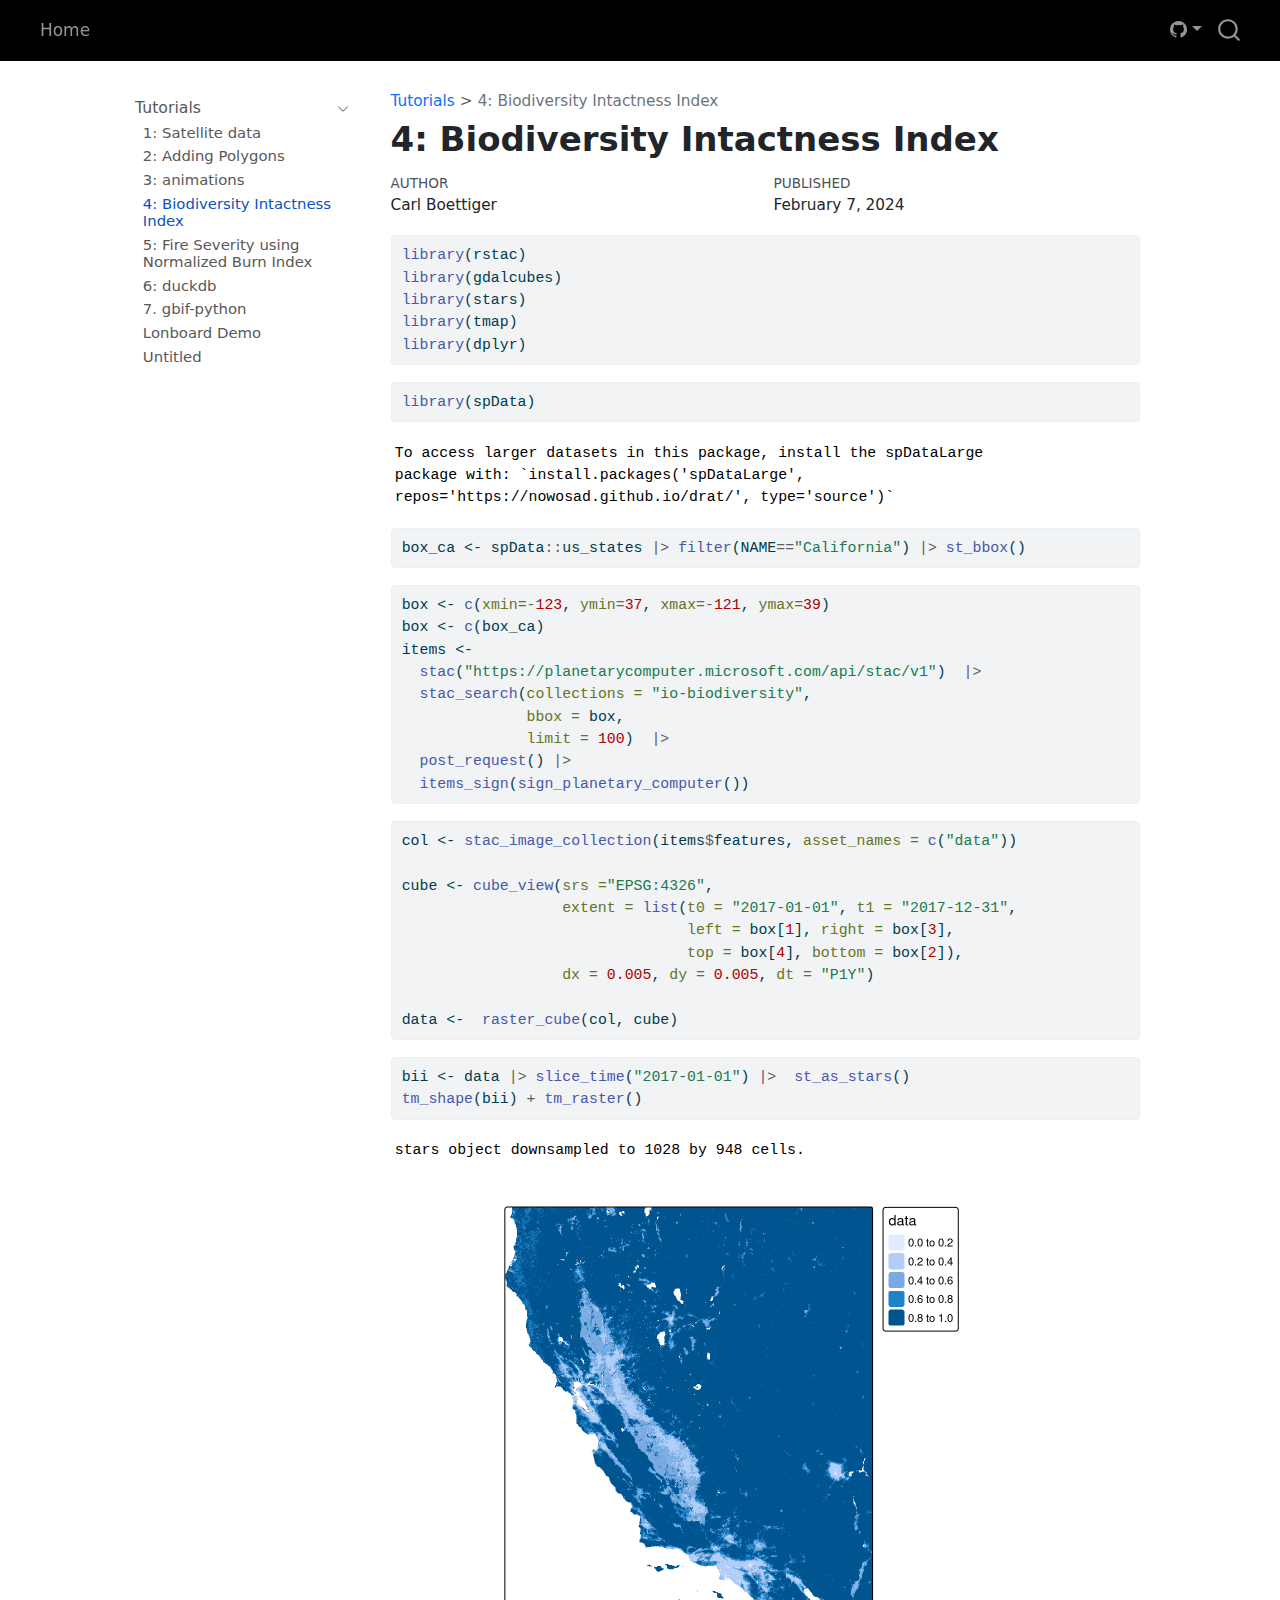
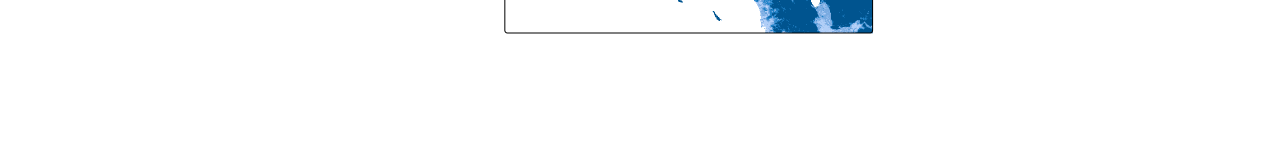
<file: tutorials/example-4.html>
<!DOCTYPE html>
<html xmlns="http://www.w3.org/1999/xhtml" lang="en" xml:lang="en"><head>

<meta charset="utf-8">
<meta name="generator" content="quarto-1.5.57">

<meta name="viewport" content="width=device-width, initial-scale=1.0, user-scalable=yes">

<meta name="author" content="Carl Boettiger">
<meta name="dcterms.date" content="2024-02-07">

<title>4: Biodiversity Intactness Index</title>
<style>
code{white-space: pre-wrap;}
span.smallcaps{font-variant: small-caps;}
div.columns{display: flex; gap: min(4vw, 1.5em);}
div.column{flex: auto; overflow-x: auto;}
div.hanging-indent{margin-left: 1.5em; text-indent: -1.5em;}
ul.task-list{list-style: none;}
ul.task-list li input[type="checkbox"] {
  width: 0.8em;
  margin: 0 0.8em 0.2em -1em; /* quarto-specific, see https://github.com/quarto-dev/quarto-cli/issues/4556 */ 
  vertical-align: middle;
}
/* CSS for syntax highlighting */
pre > code.sourceCode { white-space: pre; position: relative; }
pre > code.sourceCode > span { line-height: 1.25; }
pre > code.sourceCode > span:empty { height: 1.2em; }
.sourceCode { overflow: visible; }
code.sourceCode > span { color: inherit; text-decoration: inherit; }
div.sourceCode { margin: 1em 0; }
pre.sourceCode { margin: 0; }
@media screen {
div.sourceCode { overflow: auto; }
}
@media print {
pre > code.sourceCode { white-space: pre-wrap; }
pre > code.sourceCode > span { display: inline-block; text-indent: -5em; padding-left: 5em; }
}
pre.numberSource code
  { counter-reset: source-line 0; }
pre.numberSource code > span
  { position: relative; left: -4em; counter-increment: source-line; }
pre.numberSource code > span > a:first-child::before
  { content: counter(source-line);
    position: relative; left: -1em; text-align: right; vertical-align: baseline;
    border: none; display: inline-block;
    -webkit-touch-callout: none; -webkit-user-select: none;
    -khtml-user-select: none; -moz-user-select: none;
    -ms-user-select: none; user-select: none;
    padding: 0 4px; width: 4em;
  }
pre.numberSource { margin-left: 3em;  padding-left: 4px; }
div.sourceCode
  {   }
@media screen {
pre > code.sourceCode > span > a:first-child::before { text-decoration: underline; }
}
</style>


<script src="../site_libs/quarto-nav/quarto-nav.js"></script>
<script src="../site_libs/quarto-nav/headroom.min.js"></script>
<script src="../site_libs/clipboard/clipboard.min.js"></script>
<script src="../site_libs/quarto-search/autocomplete.umd.js"></script>
<script src="../site_libs/quarto-search/fuse.min.js"></script>
<script src="../site_libs/quarto-search/quarto-search.js"></script>
<meta name="quarto:offset" content="../">
<script src="../site_libs/quarto-html/quarto.js"></script>
<script src="../site_libs/quarto-html/popper.min.js"></script>
<script src="../site_libs/quarto-html/tippy.umd.min.js"></script>
<script src="../site_libs/quarto-html/anchor.min.js"></script>
<link href="../site_libs/quarto-html/tippy.css" rel="stylesheet">
<link href="../site_libs/quarto-html/quarto-syntax-highlighting.css" rel="stylesheet" id="quarto-text-highlighting-styles">
<script src="../site_libs/bootstrap/bootstrap.min.js"></script>
<link href="../site_libs/bootstrap/bootstrap-icons.css" rel="stylesheet">
<link href="../site_libs/bootstrap/bootstrap.min.css" rel="stylesheet" id="quarto-bootstrap" data-mode="light">
<script id="quarto-search-options" type="application/json">{
  "location": "navbar",
  "copy-button": false,
  "collapse-after": 3,
  "panel-placement": "end",
  "type": "overlay",
  "limit": 50,
  "keyboard-shortcut": [
    "f",
    "/",
    "s"
  ],
  "show-item-context": false,
  "language": {
    "search-no-results-text": "No results",
    "search-matching-documents-text": "matching documents",
    "search-copy-link-title": "Copy link to search",
    "search-hide-matches-text": "Hide additional matches",
    "search-more-match-text": "more match in this document",
    "search-more-matches-text": "more matches in this document",
    "search-clear-button-title": "Clear",
    "search-text-placeholder": "",
    "search-detached-cancel-button-title": "Cancel",
    "search-submit-button-title": "Submit",
    "search-label": "Search"
  }
}</script>


</head>

<body class="nav-sidebar floating nav-fixed fullcontent">

<div id="quarto-search-results"></div>
  <header id="quarto-header" class="headroom fixed-top">
    <nav class="navbar navbar-expand-lg " data-bs-theme="dark">
      <div class="navbar-container container-fluid">
            <div id="quarto-search" class="" title="Search"></div>
          <button class="navbar-toggler" type="button" data-bs-toggle="collapse" data-bs-target="#navbarCollapse" aria-controls="navbarCollapse" role="menu" aria-expanded="false" aria-label="Toggle navigation" onclick="if (window.quartoToggleHeadroom) { window.quartoToggleHeadroom(); }">
  <span class="navbar-toggler-icon"></span>
</button>
          <div class="collapse navbar-collapse" id="navbarCollapse">
            <ul class="navbar-nav navbar-nav-scroll me-auto">
  <li class="nav-item">
    <a class="nav-link" href="../README.html"> 
<span class="menu-text">Home</span></a>
  </li>  
</ul>
          </div> <!-- /navcollapse -->
            <div class="quarto-navbar-tools">
    <div class="dropdown">
      <a href="" title="" id="quarto-navigation-tool-dropdown-0" class="quarto-navigation-tool dropdown-toggle px-1" data-bs-toggle="dropdown" aria-expanded="false" role="link" aria-label=""><i class="bi bi-github"></i></a>
      <ul class="dropdown-menu" aria-labelledby="quarto-navigation-tool-dropdown-0">
          <li>
            <a class="dropdown-item quarto-navbar-tools-item" href="https://github.com/espm-288/cloud-native-geo-cboettig">
            Source Code
            </a>
          </li>
          <li>
            <a class="dropdown-item quarto-navbar-tools-item" href="ttps://github.com/espm-288/cloud-native-geo-cboettig/issues">
            Report a Bug
            </a>
          </li>
      </ul>
    </div>
</div>
      </div> <!-- /container-fluid -->
    </nav>
  <nav class="quarto-secondary-nav">
    <div class="container-fluid d-flex">
      <button type="button" class="quarto-btn-toggle btn" data-bs-toggle="collapse" role="button" data-bs-target=".quarto-sidebar-collapse-item" aria-controls="quarto-sidebar" aria-expanded="false" aria-label="Toggle sidebar navigation" onclick="if (window.quartoToggleHeadroom) { window.quartoToggleHeadroom(); }">
        <i class="bi bi-layout-text-sidebar-reverse"></i>
      </button>
        <nav class="quarto-page-breadcrumbs" aria-label="breadcrumb"><ol class="breadcrumb"><li class="breadcrumb-item"><a href="../tutorials/example-1.html">Tutorials</a></li><li class="breadcrumb-item"><a href="../tutorials/example-4.html">4: Biodiversity Intactness Index</a></li></ol></nav>
        <a class="flex-grow-1" role="navigation" data-bs-toggle="collapse" data-bs-target=".quarto-sidebar-collapse-item" aria-controls="quarto-sidebar" aria-expanded="false" aria-label="Toggle sidebar navigation" onclick="if (window.quartoToggleHeadroom) { window.quartoToggleHeadroom(); }">      
        </a>
    </div>
  </nav>
</header>
<!-- content -->
<div id="quarto-content" class="quarto-container page-columns page-rows-contents page-layout-article page-navbar">
<!-- sidebar -->
  <nav id="quarto-sidebar" class="sidebar collapse collapse-horizontal quarto-sidebar-collapse-item sidebar-navigation floating overflow-auto">
    <div class="sidebar-menu-container"> 
    <ul class="list-unstyled mt-1">
        <li class="sidebar-item sidebar-item-section">
      <div class="sidebar-item-container"> 
            <a class="sidebar-item-text sidebar-link text-start" data-bs-toggle="collapse" data-bs-target="#quarto-sidebar-section-1" role="navigation" aria-expanded="true">
 <span class="menu-text">Tutorials</span></a>
          <a class="sidebar-item-toggle text-start" data-bs-toggle="collapse" data-bs-target="#quarto-sidebar-section-1" role="navigation" aria-expanded="true" aria-label="Toggle section">
            <i class="bi bi-chevron-right ms-2"></i>
          </a> 
      </div>
      <ul id="quarto-sidebar-section-1" class="collapse list-unstyled sidebar-section depth1 show">  
          <li class="sidebar-item">
  <div class="sidebar-item-container"> 
  <a href="../tutorials/example-1.html" class="sidebar-item-text sidebar-link">
 <span class="menu-text">1: Satellite data</span></a>
  </div>
</li>
          <li class="sidebar-item">
  <div class="sidebar-item-container"> 
  <a href="../tutorials/example-2.html" class="sidebar-item-text sidebar-link">
 <span class="menu-text">2: Adding Polygons</span></a>
  </div>
</li>
          <li class="sidebar-item">
  <div class="sidebar-item-container"> 
  <a href="../tutorials/example-3.html" class="sidebar-item-text sidebar-link">
 <span class="menu-text">3: animations</span></a>
  </div>
</li>
          <li class="sidebar-item">
  <div class="sidebar-item-container"> 
  <a href="../tutorials/example-4.html" class="sidebar-item-text sidebar-link active">
 <span class="menu-text">4: Biodiversity Intactness Index</span></a>
  </div>
</li>
          <li class="sidebar-item">
  <div class="sidebar-item-container"> 
  <a href="../tutorials/example-5-fire.html" class="sidebar-item-text sidebar-link">
 <span class="menu-text">5: Fire Severity using Normalized Burn Index</span></a>
  </div>
</li>
          <li class="sidebar-item">
  <div class="sidebar-item-container"> 
  <a href="../tutorials/example-6.html" class="sidebar-item-text sidebar-link">
 <span class="menu-text">6: duckdb</span></a>
  </div>
</li>
          <li class="sidebar-item">
  <div class="sidebar-item-container"> 
  <a href="../tutorials/gbif-python.html" class="sidebar-item-text sidebar-link">
 <span class="menu-text">7. gbif-python</span></a>
  </div>
</li>
          <li class="sidebar-item">
  <div class="sidebar-item-container"> 
  <a href="../tutorials/lonboard-demo.html" class="sidebar-item-text sidebar-link">
 <span class="menu-text">Lonboard Demo</span></a>
  </div>
</li>
          <li class="sidebar-item">
  <div class="sidebar-item-container"> 
  <a href="../tutorials/Untitled.html" class="sidebar-item-text sidebar-link">
 <span class="menu-text">Untitled</span></a>
  </div>
</li>
      </ul>
  </li>
    </ul>
    </div>
</nav>
<div id="quarto-sidebar-glass" class="quarto-sidebar-collapse-item" data-bs-toggle="collapse" data-bs-target=".quarto-sidebar-collapse-item"></div>
<!-- margin-sidebar -->
    
<!-- main -->
<main class="content" id="quarto-document-content">

<header id="title-block-header" class="quarto-title-block default"><nav class="quarto-page-breadcrumbs quarto-title-breadcrumbs d-none d-lg-block" aria-label="breadcrumb"><ol class="breadcrumb"><li class="breadcrumb-item"><a href="../tutorials/example-1.html">Tutorials</a></li><li class="breadcrumb-item"><a href="../tutorials/example-4.html">4: Biodiversity Intactness Index</a></li></ol></nav>
<div class="quarto-title">
<h1 class="title">4: Biodiversity Intactness Index</h1>
</div>



<div class="quarto-title-meta">

    <div>
    <div class="quarto-title-meta-heading">Author</div>
    <div class="quarto-title-meta-contents">
             <p>Carl Boettiger </p>
          </div>
  </div>
    
    <div>
    <div class="quarto-title-meta-heading">Published</div>
    <div class="quarto-title-meta-contents">
      <p class="date">February 7, 2024</p>
    </div>
  </div>
  
    
  </div>
  


</header>


<div class="cell">
<div class="sourceCode cell-code" id="cb1"><pre class="sourceCode r code-with-copy"><code class="sourceCode r"><span id="cb1-1"><a href="#cb1-1" aria-hidden="true" tabindex="-1"></a><span class="fu">library</span>(rstac)</span>
<span id="cb1-2"><a href="#cb1-2" aria-hidden="true" tabindex="-1"></a><span class="fu">library</span>(gdalcubes)</span>
<span id="cb1-3"><a href="#cb1-3" aria-hidden="true" tabindex="-1"></a><span class="fu">library</span>(stars)</span>
<span id="cb1-4"><a href="#cb1-4" aria-hidden="true" tabindex="-1"></a><span class="fu">library</span>(tmap)</span>
<span id="cb1-5"><a href="#cb1-5" aria-hidden="true" tabindex="-1"></a><span class="fu">library</span>(dplyr)</span></code><button title="Copy to Clipboard" class="code-copy-button"><i class="bi"></i></button></pre></div>
</div>
<div class="cell">
<div class="sourceCode cell-code" id="cb2"><pre class="sourceCode r code-with-copy"><code class="sourceCode r"><span id="cb2-1"><a href="#cb2-1" aria-hidden="true" tabindex="-1"></a><span class="fu">library</span>(spData)</span></code><button title="Copy to Clipboard" class="code-copy-button"><i class="bi"></i></button></pre></div>
<div class="cell-output cell-output-stderr">
<pre><code>To access larger datasets in this package, install the spDataLarge
package with: `install.packages('spDataLarge',
repos='https://nowosad.github.io/drat/', type='source')`</code></pre>
</div>
<div class="sourceCode cell-code" id="cb4"><pre class="sourceCode r code-with-copy"><code class="sourceCode r"><span id="cb4-1"><a href="#cb4-1" aria-hidden="true" tabindex="-1"></a>box_ca <span class="ot">&lt;-</span> spData<span class="sc">::</span>us_states <span class="sc">|&gt;</span> <span class="fu">filter</span>(NAME<span class="sc">==</span><span class="st">"California"</span>) <span class="sc">|&gt;</span> <span class="fu">st_bbox</span>()</span></code><button title="Copy to Clipboard" class="code-copy-button"><i class="bi"></i></button></pre></div>
</div>
<div class="cell">
<div class="sourceCode cell-code" id="cb5"><pre class="sourceCode r code-with-copy"><code class="sourceCode r"><span id="cb5-1"><a href="#cb5-1" aria-hidden="true" tabindex="-1"></a>box <span class="ot">&lt;-</span> <span class="fu">c</span>(<span class="at">xmin=</span><span class="sc">-</span><span class="dv">123</span>, <span class="at">ymin=</span><span class="dv">37</span>, <span class="at">xmax=</span><span class="sc">-</span><span class="dv">121</span>, <span class="at">ymax=</span><span class="dv">39</span>) </span>
<span id="cb5-2"><a href="#cb5-2" aria-hidden="true" tabindex="-1"></a>box <span class="ot">&lt;-</span> <span class="fu">c</span>(box_ca)</span>
<span id="cb5-3"><a href="#cb5-3" aria-hidden="true" tabindex="-1"></a>items <span class="ot">&lt;-</span>  </span>
<span id="cb5-4"><a href="#cb5-4" aria-hidden="true" tabindex="-1"></a>  <span class="fu">stac</span>(<span class="st">"https://planetarycomputer.microsoft.com/api/stac/v1"</span>)  <span class="sc">|&gt;</span></span>
<span id="cb5-5"><a href="#cb5-5" aria-hidden="true" tabindex="-1"></a>  <span class="fu">stac_search</span>(<span class="at">collections =</span> <span class="st">"io-biodiversity"</span>,</span>
<span id="cb5-6"><a href="#cb5-6" aria-hidden="true" tabindex="-1"></a>              <span class="at">bbox =</span> box,</span>
<span id="cb5-7"><a href="#cb5-7" aria-hidden="true" tabindex="-1"></a>              <span class="at">limit =</span> <span class="dv">100</span>)  <span class="sc">|&gt;</span></span>
<span id="cb5-8"><a href="#cb5-8" aria-hidden="true" tabindex="-1"></a>  <span class="fu">post_request</span>() <span class="sc">|&gt;</span></span>
<span id="cb5-9"><a href="#cb5-9" aria-hidden="true" tabindex="-1"></a>  <span class="fu">items_sign</span>(<span class="fu">sign_planetary_computer</span>())</span></code><button title="Copy to Clipboard" class="code-copy-button"><i class="bi"></i></button></pre></div>
</div>
<div class="cell">
<div class="sourceCode cell-code" id="cb6"><pre class="sourceCode r code-with-copy"><code class="sourceCode r"><span id="cb6-1"><a href="#cb6-1" aria-hidden="true" tabindex="-1"></a>col <span class="ot">&lt;-</span> <span class="fu">stac_image_collection</span>(items<span class="sc">$</span>features, <span class="at">asset_names =</span> <span class="fu">c</span>(<span class="st">"data"</span>))</span>
<span id="cb6-2"><a href="#cb6-2" aria-hidden="true" tabindex="-1"></a></span>
<span id="cb6-3"><a href="#cb6-3" aria-hidden="true" tabindex="-1"></a>cube <span class="ot">&lt;-</span> <span class="fu">cube_view</span>(<span class="at">srs =</span><span class="st">"EPSG:4326"</span>,</span>
<span id="cb6-4"><a href="#cb6-4" aria-hidden="true" tabindex="-1"></a>                  <span class="at">extent =</span> <span class="fu">list</span>(<span class="at">t0 =</span> <span class="st">"2017-01-01"</span>, <span class="at">t1 =</span> <span class="st">"2017-12-31"</span>,</span>
<span id="cb6-5"><a href="#cb6-5" aria-hidden="true" tabindex="-1"></a>                                <span class="at">left =</span> box[<span class="dv">1</span>], <span class="at">right =</span> box[<span class="dv">3</span>],</span>
<span id="cb6-6"><a href="#cb6-6" aria-hidden="true" tabindex="-1"></a>                                <span class="at">top =</span> box[<span class="dv">4</span>], <span class="at">bottom =</span> box[<span class="dv">2</span>]),</span>
<span id="cb6-7"><a href="#cb6-7" aria-hidden="true" tabindex="-1"></a>                  <span class="at">dx =</span> <span class="fl">0.005</span>, <span class="at">dy =</span> <span class="fl">0.005</span>, <span class="at">dt =</span> <span class="st">"P1Y"</span>)</span>
<span id="cb6-8"><a href="#cb6-8" aria-hidden="true" tabindex="-1"></a></span>
<span id="cb6-9"><a href="#cb6-9" aria-hidden="true" tabindex="-1"></a>data <span class="ot">&lt;-</span>  <span class="fu">raster_cube</span>(col, cube)</span></code><button title="Copy to Clipboard" class="code-copy-button"><i class="bi"></i></button></pre></div>
</div>
<div class="cell">
<div class="sourceCode cell-code" id="cb7"><pre class="sourceCode r code-with-copy"><code class="sourceCode r"><span id="cb7-1"><a href="#cb7-1" aria-hidden="true" tabindex="-1"></a>bii <span class="ot">&lt;-</span> data <span class="sc">|&gt;</span> <span class="fu">slice_time</span>(<span class="st">"2017-01-01"</span>) <span class="sc">|&gt;</span>  <span class="fu">st_as_stars</span>()</span>
<span id="cb7-2"><a href="#cb7-2" aria-hidden="true" tabindex="-1"></a><span class="fu">tm_shape</span>(bii) <span class="sc">+</span> <span class="fu">tm_raster</span>()</span></code><button title="Copy to Clipboard" class="code-copy-button"><i class="bi"></i></button></pre></div>
<div class="cell-output cell-output-stderr">
<pre><code>stars object downsampled to 1028 by 948 cells.</code></pre>
</div>
<div class="cell-output-display">
<div>
<figure class="figure">
<p><img src="example-4_files/figure-html/unnamed-chunk-5-1.png" class="img-fluid figure-img" width="672"></p>
</figure>
</div>
</div>
</div>



</main> <!-- /main -->
<script id="quarto-html-after-body" type="application/javascript">
window.document.addEventListener("DOMContentLoaded", function (event) {
  const toggleBodyColorMode = (bsSheetEl) => {
    const mode = bsSheetEl.getAttribute("data-mode");
    const bodyEl = window.document.querySelector("body");
    if (mode === "dark") {
      bodyEl.classList.add("quarto-dark");
      bodyEl.classList.remove("quarto-light");
    } else {
      bodyEl.classList.add("quarto-light");
      bodyEl.classList.remove("quarto-dark");
    }
  }
  const toggleBodyColorPrimary = () => {
    const bsSheetEl = window.document.querySelector("link#quarto-bootstrap");
    if (bsSheetEl) {
      toggleBodyColorMode(bsSheetEl);
    }
  }
  toggleBodyColorPrimary();  
  const icon = "";
  const anchorJS = new window.AnchorJS();
  anchorJS.options = {
    placement: 'right',
    icon: icon
  };
  anchorJS.add('.anchored');
  const isCodeAnnotation = (el) => {
    for (const clz of el.classList) {
      if (clz.startsWith('code-annotation-')) {                     
        return true;
      }
    }
    return false;
  }
  const onCopySuccess = function(e) {
    // button target
    const button = e.trigger;
    // don't keep focus
    button.blur();
    // flash "checked"
    button.classList.add('code-copy-button-checked');
    var currentTitle = button.getAttribute("title");
    button.setAttribute("title", "Copied!");
    let tooltip;
    if (window.bootstrap) {
      button.setAttribute("data-bs-toggle", "tooltip");
      button.setAttribute("data-bs-placement", "left");
      button.setAttribute("data-bs-title", "Copied!");
      tooltip = new bootstrap.Tooltip(button, 
        { trigger: "manual", 
          customClass: "code-copy-button-tooltip",
          offset: [0, -8]});
      tooltip.show();    
    }
    setTimeout(function() {
      if (tooltip) {
        tooltip.hide();
        button.removeAttribute("data-bs-title");
        button.removeAttribute("data-bs-toggle");
        button.removeAttribute("data-bs-placement");
      }
      button.setAttribute("title", currentTitle);
      button.classList.remove('code-copy-button-checked');
    }, 1000);
    // clear code selection
    e.clearSelection();
  }
  const getTextToCopy = function(trigger) {
      const codeEl = trigger.previousElementSibling.cloneNode(true);
      for (const childEl of codeEl.children) {
        if (isCodeAnnotation(childEl)) {
          childEl.remove();
        }
      }
      return codeEl.innerText;
  }
  const clipboard = new window.ClipboardJS('.code-copy-button:not([data-in-quarto-modal])', {
    text: getTextToCopy
  });
  clipboard.on('success', onCopySuccess);
  if (window.document.getElementById('quarto-embedded-source-code-modal')) {
    // For code content inside modals, clipBoardJS needs to be initialized with a container option
    // TODO: Check when it could be a function (https://github.com/zenorocha/clipboard.js/issues/860)
    const clipboardModal = new window.ClipboardJS('.code-copy-button[data-in-quarto-modal]', {
      text: getTextToCopy,
      container: window.document.getElementById('quarto-embedded-source-code-modal')
    });
    clipboardModal.on('success', onCopySuccess);
  }
    var localhostRegex = new RegExp(/^(?:http|https):\/\/localhost\:?[0-9]*\//);
    var mailtoRegex = new RegExp(/^mailto:/);
      var filterRegex = new RegExp('/' + window.location.host + '/');
    var isInternal = (href) => {
        return filterRegex.test(href) || localhostRegex.test(href) || mailtoRegex.test(href);
    }
    // Inspect non-navigation links and adorn them if external
 	var links = window.document.querySelectorAll('a[href]:not(.nav-link):not(.navbar-brand):not(.toc-action):not(.sidebar-link):not(.sidebar-item-toggle):not(.pagination-link):not(.no-external):not([aria-hidden]):not(.dropdown-item):not(.quarto-navigation-tool):not(.about-link)');
    for (var i=0; i<links.length; i++) {
      const link = links[i];
      if (!isInternal(link.href)) {
        // undo the damage that might have been done by quarto-nav.js in the case of
        // links that we want to consider external
        if (link.dataset.originalHref !== undefined) {
          link.href = link.dataset.originalHref;
        }
      }
    }
  function tippyHover(el, contentFn, onTriggerFn, onUntriggerFn) {
    const config = {
      allowHTML: true,
      maxWidth: 500,
      delay: 100,
      arrow: false,
      appendTo: function(el) {
          return el.parentElement;
      },
      interactive: true,
      interactiveBorder: 10,
      theme: 'quarto',
      placement: 'bottom-start',
    };
    if (contentFn) {
      config.content = contentFn;
    }
    if (onTriggerFn) {
      config.onTrigger = onTriggerFn;
    }
    if (onUntriggerFn) {
      config.onUntrigger = onUntriggerFn;
    }
    window.tippy(el, config); 
  }
  const noterefs = window.document.querySelectorAll('a[role="doc-noteref"]');
  for (var i=0; i<noterefs.length; i++) {
    const ref = noterefs[i];
    tippyHover(ref, function() {
      // use id or data attribute instead here
      let href = ref.getAttribute('data-footnote-href') || ref.getAttribute('href');
      try { href = new URL(href).hash; } catch {}
      const id = href.replace(/^#\/?/, "");
      const note = window.document.getElementById(id);
      if (note) {
        return note.innerHTML;
      } else {
        return "";
      }
    });
  }
  const xrefs = window.document.querySelectorAll('a.quarto-xref');
  const processXRef = (id, note) => {
    // Strip column container classes
    const stripColumnClz = (el) => {
      el.classList.remove("page-full", "page-columns");
      if (el.children) {
        for (const child of el.children) {
          stripColumnClz(child);
        }
      }
    }
    stripColumnClz(note)
    if (id === null || id.startsWith('sec-')) {
      // Special case sections, only their first couple elements
      const container = document.createElement("div");
      if (note.children && note.children.length > 2) {
        container.appendChild(note.children[0].cloneNode(true));
        for (let i = 1; i < note.children.length; i++) {
          const child = note.children[i];
          if (child.tagName === "P" && child.innerText === "") {
            continue;
          } else {
            container.appendChild(child.cloneNode(true));
            break;
          }
        }
        if (window.Quarto?.typesetMath) {
          window.Quarto.typesetMath(container);
        }
        return container.innerHTML
      } else {
        if (window.Quarto?.typesetMath) {
          window.Quarto.typesetMath(note);
        }
        return note.innerHTML;
      }
    } else {
      // Remove any anchor links if they are present
      const anchorLink = note.querySelector('a.anchorjs-link');
      if (anchorLink) {
        anchorLink.remove();
      }
      if (window.Quarto?.typesetMath) {
        window.Quarto.typesetMath(note);
      }
      // TODO in 1.5, we should make sure this works without a callout special case
      if (note.classList.contains("callout")) {
        return note.outerHTML;
      } else {
        return note.innerHTML;
      }
    }
  }
  for (var i=0; i<xrefs.length; i++) {
    const xref = xrefs[i];
    tippyHover(xref, undefined, function(instance) {
      instance.disable();
      let url = xref.getAttribute('href');
      let hash = undefined; 
      if (url.startsWith('#')) {
        hash = url;
      } else {
        try { hash = new URL(url).hash; } catch {}
      }
      if (hash) {
        const id = hash.replace(/^#\/?/, "");
        const note = window.document.getElementById(id);
        if (note !== null) {
          try {
            const html = processXRef(id, note.cloneNode(true));
            instance.setContent(html);
          } finally {
            instance.enable();
            instance.show();
          }
        } else {
          // See if we can fetch this
          fetch(url.split('#')[0])
          .then(res => res.text())
          .then(html => {
            const parser = new DOMParser();
            const htmlDoc = parser.parseFromString(html, "text/html");
            const note = htmlDoc.getElementById(id);
            if (note !== null) {
              const html = processXRef(id, note);
              instance.setContent(html);
            } 
          }).finally(() => {
            instance.enable();
            instance.show();
          });
        }
      } else {
        // See if we can fetch a full url (with no hash to target)
        // This is a special case and we should probably do some content thinning / targeting
        fetch(url)
        .then(res => res.text())
        .then(html => {
          const parser = new DOMParser();
          const htmlDoc = parser.parseFromString(html, "text/html");
          const note = htmlDoc.querySelector('main.content');
          if (note !== null) {
            // This should only happen for chapter cross references
            // (since there is no id in the URL)
            // remove the first header
            if (note.children.length > 0 && note.children[0].tagName === "HEADER") {
              note.children[0].remove();
            }
            const html = processXRef(null, note);
            instance.setContent(html);
          } 
        }).finally(() => {
          instance.enable();
          instance.show();
        });
      }
    }, function(instance) {
    });
  }
      let selectedAnnoteEl;
      const selectorForAnnotation = ( cell, annotation) => {
        let cellAttr = 'data-code-cell="' + cell + '"';
        let lineAttr = 'data-code-annotation="' +  annotation + '"';
        const selector = 'span[' + cellAttr + '][' + lineAttr + ']';
        return selector;
      }
      const selectCodeLines = (annoteEl) => {
        const doc = window.document;
        const targetCell = annoteEl.getAttribute("data-target-cell");
        const targetAnnotation = annoteEl.getAttribute("data-target-annotation");
        const annoteSpan = window.document.querySelector(selectorForAnnotation(targetCell, targetAnnotation));
        const lines = annoteSpan.getAttribute("data-code-lines").split(",");
        const lineIds = lines.map((line) => {
          return targetCell + "-" + line;
        })
        let top = null;
        let height = null;
        let parent = null;
        if (lineIds.length > 0) {
            //compute the position of the single el (top and bottom and make a div)
            const el = window.document.getElementById(lineIds[0]);
            top = el.offsetTop;
            height = el.offsetHeight;
            parent = el.parentElement.parentElement;
          if (lineIds.length > 1) {
            const lastEl = window.document.getElementById(lineIds[lineIds.length - 1]);
            const bottom = lastEl.offsetTop + lastEl.offsetHeight;
            height = bottom - top;
          }
          if (top !== null && height !== null && parent !== null) {
            // cook up a div (if necessary) and position it 
            let div = window.document.getElementById("code-annotation-line-highlight");
            if (div === null) {
              div = window.document.createElement("div");
              div.setAttribute("id", "code-annotation-line-highlight");
              div.style.position = 'absolute';
              parent.appendChild(div);
            }
            div.style.top = top - 2 + "px";
            div.style.height = height + 4 + "px";
            div.style.left = 0;
            let gutterDiv = window.document.getElementById("code-annotation-line-highlight-gutter");
            if (gutterDiv === null) {
              gutterDiv = window.document.createElement("div");
              gutterDiv.setAttribute("id", "code-annotation-line-highlight-gutter");
              gutterDiv.style.position = 'absolute';
              const codeCell = window.document.getElementById(targetCell);
              const gutter = codeCell.querySelector('.code-annotation-gutter');
              gutter.appendChild(gutterDiv);
            }
            gutterDiv.style.top = top - 2 + "px";
            gutterDiv.style.height = height + 4 + "px";
          }
          selectedAnnoteEl = annoteEl;
        }
      };
      const unselectCodeLines = () => {
        const elementsIds = ["code-annotation-line-highlight", "code-annotation-line-highlight-gutter"];
        elementsIds.forEach((elId) => {
          const div = window.document.getElementById(elId);
          if (div) {
            div.remove();
          }
        });
        selectedAnnoteEl = undefined;
      };
        // Handle positioning of the toggle
    window.addEventListener(
      "resize",
      throttle(() => {
        elRect = undefined;
        if (selectedAnnoteEl) {
          selectCodeLines(selectedAnnoteEl);
        }
      }, 10)
    );
    function throttle(fn, ms) {
    let throttle = false;
    let timer;
      return (...args) => {
        if(!throttle) { // first call gets through
            fn.apply(this, args);
            throttle = true;
        } else { // all the others get throttled
            if(timer) clearTimeout(timer); // cancel #2
            timer = setTimeout(() => {
              fn.apply(this, args);
              timer = throttle = false;
            }, ms);
        }
      };
    }
      // Attach click handler to the DT
      const annoteDls = window.document.querySelectorAll('dt[data-target-cell]');
      for (const annoteDlNode of annoteDls) {
        annoteDlNode.addEventListener('click', (event) => {
          const clickedEl = event.target;
          if (clickedEl !== selectedAnnoteEl) {
            unselectCodeLines();
            const activeEl = window.document.querySelector('dt[data-target-cell].code-annotation-active');
            if (activeEl) {
              activeEl.classList.remove('code-annotation-active');
            }
            selectCodeLines(clickedEl);
            clickedEl.classList.add('code-annotation-active');
          } else {
            // Unselect the line
            unselectCodeLines();
            clickedEl.classList.remove('code-annotation-active');
          }
        });
      }
  const findCites = (el) => {
    const parentEl = el.parentElement;
    if (parentEl) {
      const cites = parentEl.dataset.cites;
      if (cites) {
        return {
          el,
          cites: cites.split(' ')
        };
      } else {
        return findCites(el.parentElement)
      }
    } else {
      return undefined;
    }
  };
  var bibliorefs = window.document.querySelectorAll('a[role="doc-biblioref"]');
  for (var i=0; i<bibliorefs.length; i++) {
    const ref = bibliorefs[i];
    const citeInfo = findCites(ref);
    if (citeInfo) {
      tippyHover(citeInfo.el, function() {
        var popup = window.document.createElement('div');
        citeInfo.cites.forEach(function(cite) {
          var citeDiv = window.document.createElement('div');
          citeDiv.classList.add('hanging-indent');
          citeDiv.classList.add('csl-entry');
          var biblioDiv = window.document.getElementById('ref-' + cite);
          if (biblioDiv) {
            citeDiv.innerHTML = biblioDiv.innerHTML;
          }
          popup.appendChild(citeDiv);
        });
        return popup.innerHTML;
      });
    }
  }
});
</script>
</div> <!-- /content -->




</body></html>
</file>
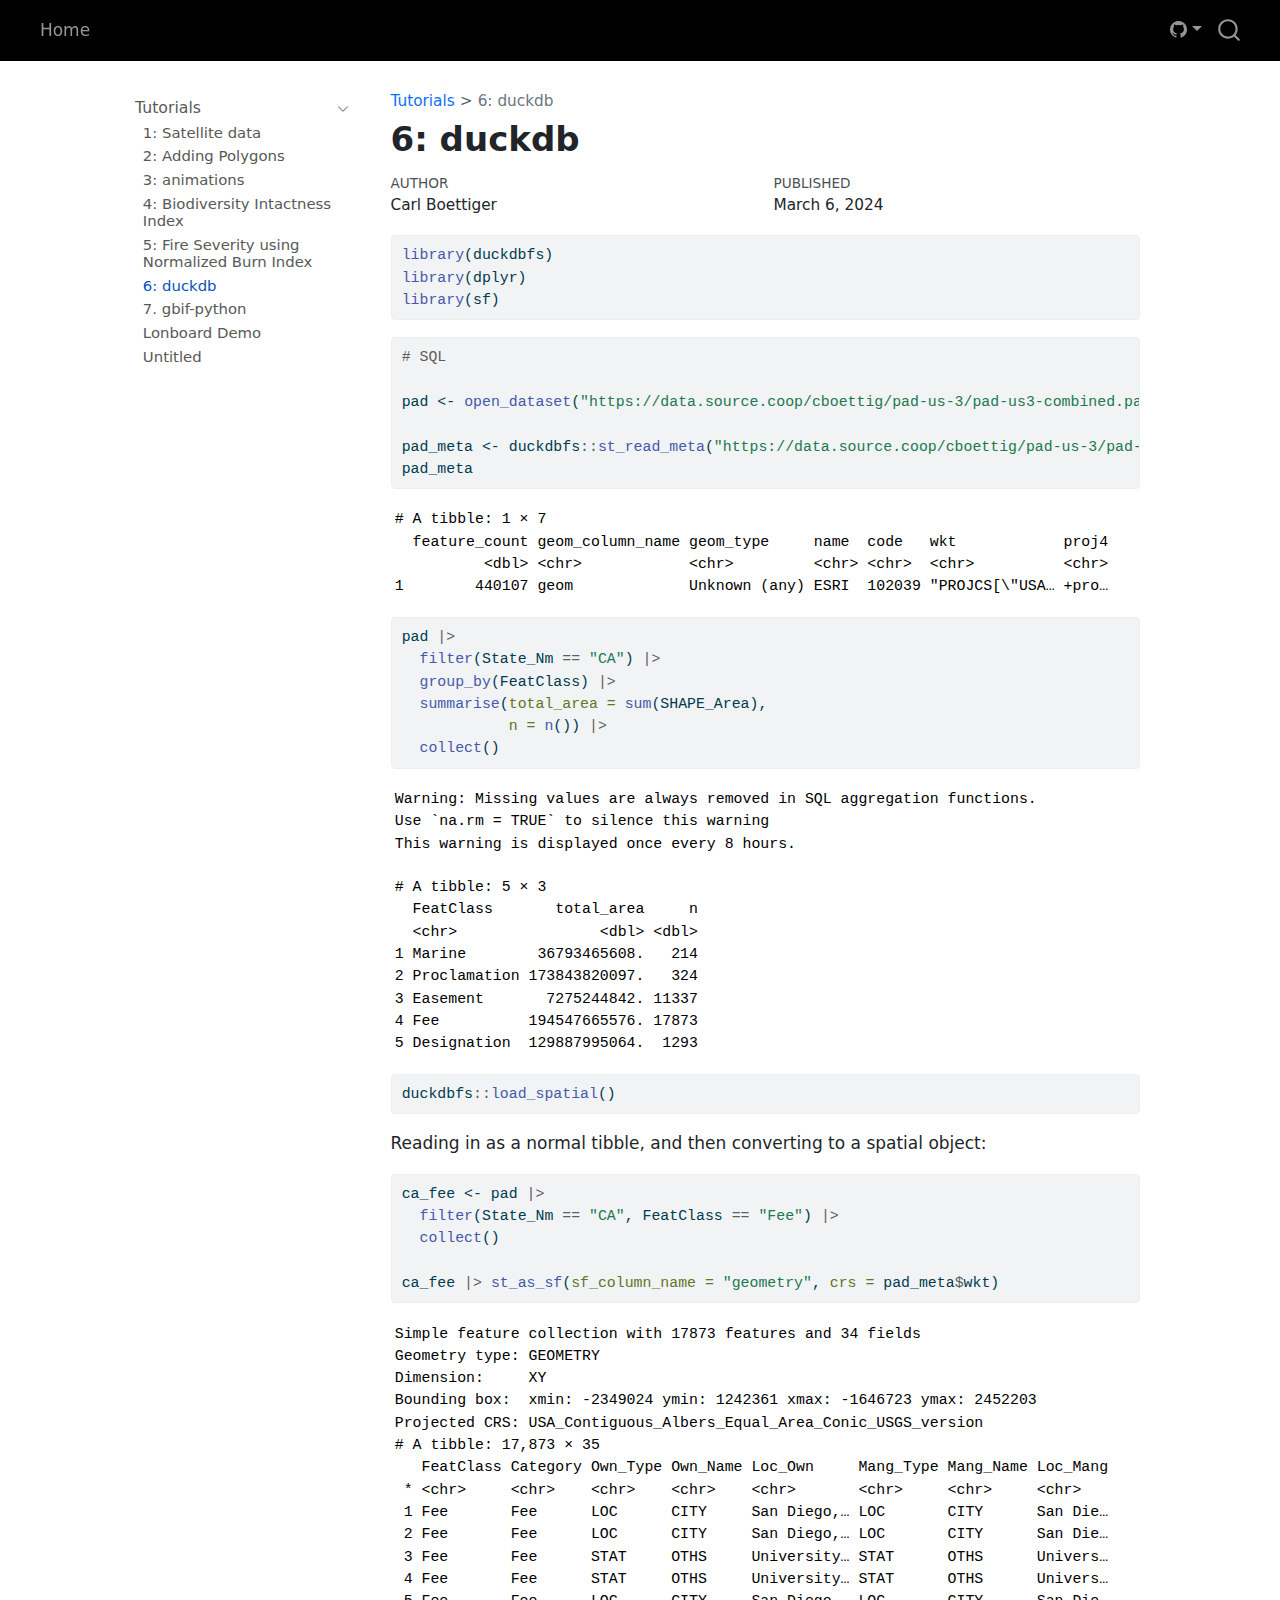
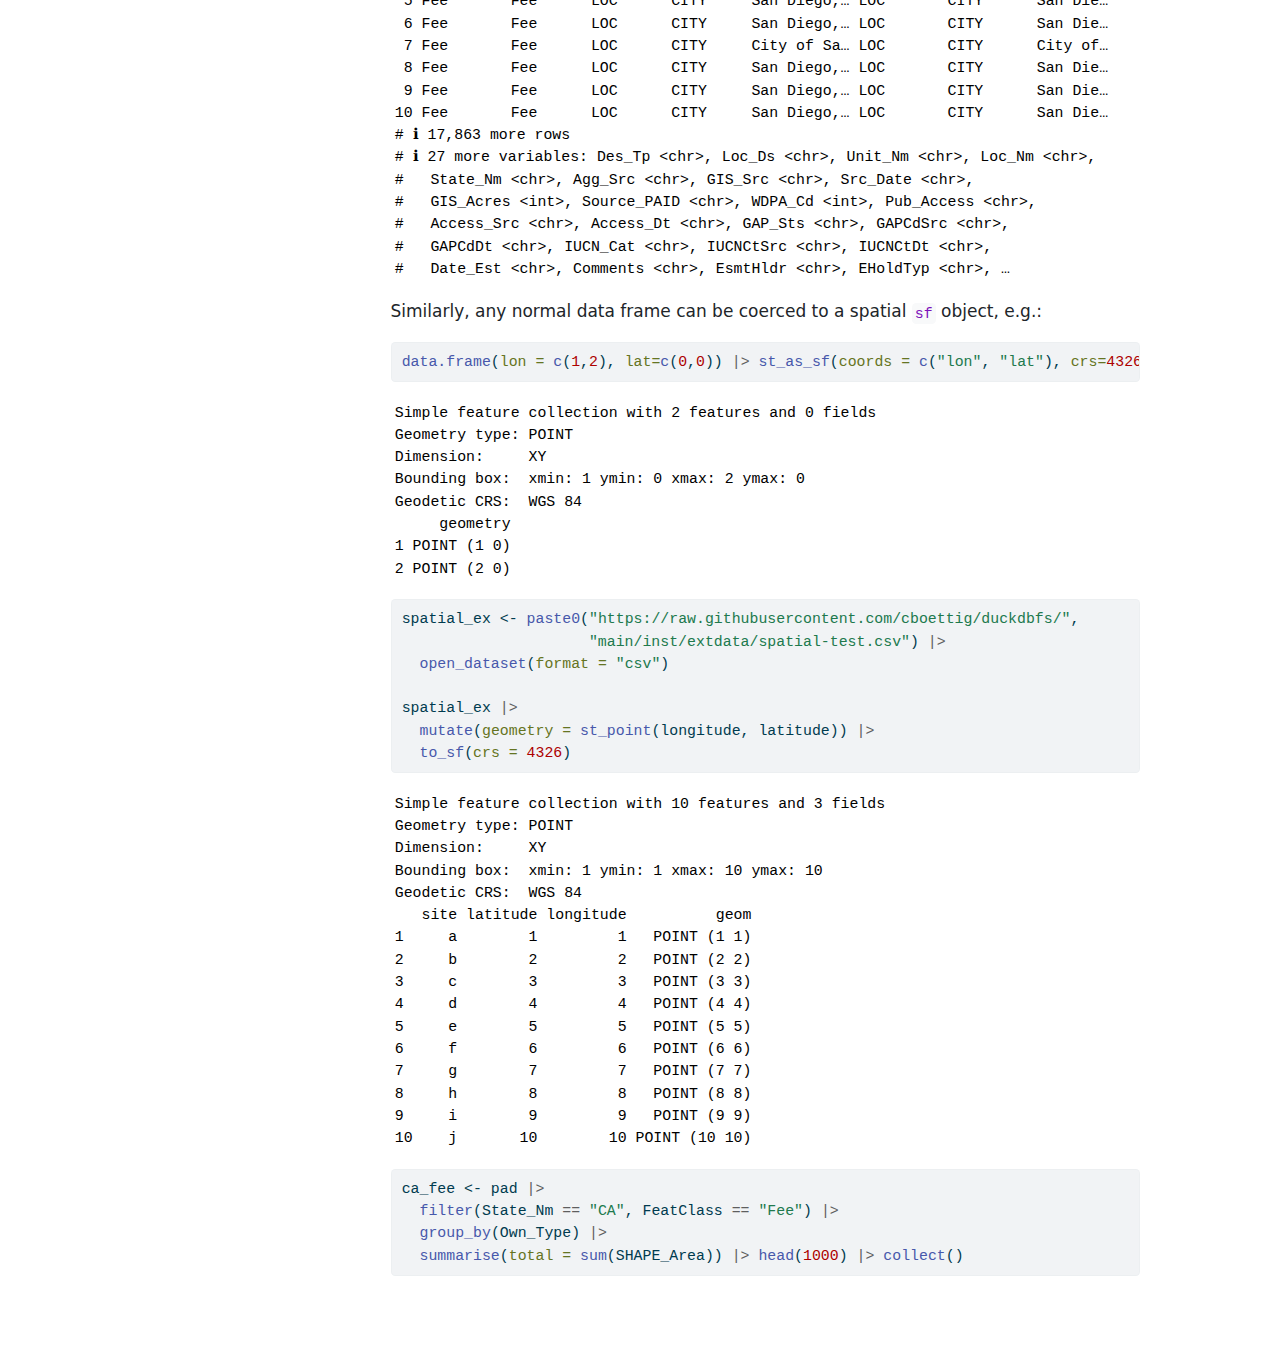
<file: tutorials/example-6.html>
<!DOCTYPE html>
<html xmlns="http://www.w3.org/1999/xhtml" lang="en" xml:lang="en"><head>

<meta charset="utf-8">
<meta name="generator" content="quarto-1.5.57">

<meta name="viewport" content="width=device-width, initial-scale=1.0, user-scalable=yes">

<meta name="author" content="Carl Boettiger">
<meta name="dcterms.date" content="2024-03-06">

<title>6: duckdb</title>
<style>
code{white-space: pre-wrap;}
span.smallcaps{font-variant: small-caps;}
div.columns{display: flex; gap: min(4vw, 1.5em);}
div.column{flex: auto; overflow-x: auto;}
div.hanging-indent{margin-left: 1.5em; text-indent: -1.5em;}
ul.task-list{list-style: none;}
ul.task-list li input[type="checkbox"] {
  width: 0.8em;
  margin: 0 0.8em 0.2em -1em; /* quarto-specific, see https://github.com/quarto-dev/quarto-cli/issues/4556 */ 
  vertical-align: middle;
}
/* CSS for syntax highlighting */
pre > code.sourceCode { white-space: pre; position: relative; }
pre > code.sourceCode > span { line-height: 1.25; }
pre > code.sourceCode > span:empty { height: 1.2em; }
.sourceCode { overflow: visible; }
code.sourceCode > span { color: inherit; text-decoration: inherit; }
div.sourceCode { margin: 1em 0; }
pre.sourceCode { margin: 0; }
@media screen {
div.sourceCode { overflow: auto; }
}
@media print {
pre > code.sourceCode { white-space: pre-wrap; }
pre > code.sourceCode > span { display: inline-block; text-indent: -5em; padding-left: 5em; }
}
pre.numberSource code
  { counter-reset: source-line 0; }
pre.numberSource code > span
  { position: relative; left: -4em; counter-increment: source-line; }
pre.numberSource code > span > a:first-child::before
  { content: counter(source-line);
    position: relative; left: -1em; text-align: right; vertical-align: baseline;
    border: none; display: inline-block;
    -webkit-touch-callout: none; -webkit-user-select: none;
    -khtml-user-select: none; -moz-user-select: none;
    -ms-user-select: none; user-select: none;
    padding: 0 4px; width: 4em;
  }
pre.numberSource { margin-left: 3em;  padding-left: 4px; }
div.sourceCode
  {   }
@media screen {
pre > code.sourceCode > span > a:first-child::before { text-decoration: underline; }
}
</style>


<script src="../site_libs/quarto-nav/quarto-nav.js"></script>
<script src="../site_libs/quarto-nav/headroom.min.js"></script>
<script src="../site_libs/clipboard/clipboard.min.js"></script>
<script src="../site_libs/quarto-search/autocomplete.umd.js"></script>
<script src="../site_libs/quarto-search/fuse.min.js"></script>
<script src="../site_libs/quarto-search/quarto-search.js"></script>
<meta name="quarto:offset" content="../">
<script src="../site_libs/quarto-html/quarto.js"></script>
<script src="../site_libs/quarto-html/popper.min.js"></script>
<script src="../site_libs/quarto-html/tippy.umd.min.js"></script>
<script src="../site_libs/quarto-html/anchor.min.js"></script>
<link href="../site_libs/quarto-html/tippy.css" rel="stylesheet">
<link href="../site_libs/quarto-html/quarto-syntax-highlighting.css" rel="stylesheet" id="quarto-text-highlighting-styles">
<script src="../site_libs/bootstrap/bootstrap.min.js"></script>
<link href="../site_libs/bootstrap/bootstrap-icons.css" rel="stylesheet">
<link href="../site_libs/bootstrap/bootstrap.min.css" rel="stylesheet" id="quarto-bootstrap" data-mode="light">
<script id="quarto-search-options" type="application/json">{
  "location": "navbar",
  "copy-button": false,
  "collapse-after": 3,
  "panel-placement": "end",
  "type": "overlay",
  "limit": 50,
  "keyboard-shortcut": [
    "f",
    "/",
    "s"
  ],
  "show-item-context": false,
  "language": {
    "search-no-results-text": "No results",
    "search-matching-documents-text": "matching documents",
    "search-copy-link-title": "Copy link to search",
    "search-hide-matches-text": "Hide additional matches",
    "search-more-match-text": "more match in this document",
    "search-more-matches-text": "more matches in this document",
    "search-clear-button-title": "Clear",
    "search-text-placeholder": "",
    "search-detached-cancel-button-title": "Cancel",
    "search-submit-button-title": "Submit",
    "search-label": "Search"
  }
}</script>


</head>

<body class="nav-sidebar floating nav-fixed fullcontent">

<div id="quarto-search-results"></div>
  <header id="quarto-header" class="headroom fixed-top">
    <nav class="navbar navbar-expand-lg " data-bs-theme="dark">
      <div class="navbar-container container-fluid">
            <div id="quarto-search" class="" title="Search"></div>
          <button class="navbar-toggler" type="button" data-bs-toggle="collapse" data-bs-target="#navbarCollapse" aria-controls="navbarCollapse" role="menu" aria-expanded="false" aria-label="Toggle navigation" onclick="if (window.quartoToggleHeadroom) { window.quartoToggleHeadroom(); }">
  <span class="navbar-toggler-icon"></span>
</button>
          <div class="collapse navbar-collapse" id="navbarCollapse">
            <ul class="navbar-nav navbar-nav-scroll me-auto">
  <li class="nav-item">
    <a class="nav-link" href="../README.html"> 
<span class="menu-text">Home</span></a>
  </li>  
</ul>
          </div> <!-- /navcollapse -->
            <div class="quarto-navbar-tools">
    <div class="dropdown">
      <a href="" title="" id="quarto-navigation-tool-dropdown-0" class="quarto-navigation-tool dropdown-toggle px-1" data-bs-toggle="dropdown" aria-expanded="false" role="link" aria-label=""><i class="bi bi-github"></i></a>
      <ul class="dropdown-menu" aria-labelledby="quarto-navigation-tool-dropdown-0">
          <li>
            <a class="dropdown-item quarto-navbar-tools-item" href="https://github.com/espm-288/cloud-native-geo-cboettig">
            Source Code
            </a>
          </li>
          <li>
            <a class="dropdown-item quarto-navbar-tools-item" href="ttps://github.com/espm-288/cloud-native-geo-cboettig/issues">
            Report a Bug
            </a>
          </li>
      </ul>
    </div>
</div>
      </div> <!-- /container-fluid -->
    </nav>
  <nav class="quarto-secondary-nav">
    <div class="container-fluid d-flex">
      <button type="button" class="quarto-btn-toggle btn" data-bs-toggle="collapse" role="button" data-bs-target=".quarto-sidebar-collapse-item" aria-controls="quarto-sidebar" aria-expanded="false" aria-label="Toggle sidebar navigation" onclick="if (window.quartoToggleHeadroom) { window.quartoToggleHeadroom(); }">
        <i class="bi bi-layout-text-sidebar-reverse"></i>
      </button>
        <nav class="quarto-page-breadcrumbs" aria-label="breadcrumb"><ol class="breadcrumb"><li class="breadcrumb-item"><a href="../tutorials/example-1.html">Tutorials</a></li><li class="breadcrumb-item"><a href="../tutorials/example-6.html">6: duckdb</a></li></ol></nav>
        <a class="flex-grow-1" role="navigation" data-bs-toggle="collapse" data-bs-target=".quarto-sidebar-collapse-item" aria-controls="quarto-sidebar" aria-expanded="false" aria-label="Toggle sidebar navigation" onclick="if (window.quartoToggleHeadroom) { window.quartoToggleHeadroom(); }">      
        </a>
    </div>
  </nav>
</header>
<!-- content -->
<div id="quarto-content" class="quarto-container page-columns page-rows-contents page-layout-article page-navbar">
<!-- sidebar -->
  <nav id="quarto-sidebar" class="sidebar collapse collapse-horizontal quarto-sidebar-collapse-item sidebar-navigation floating overflow-auto">
    <div class="sidebar-menu-container"> 
    <ul class="list-unstyled mt-1">
        <li class="sidebar-item sidebar-item-section">
      <div class="sidebar-item-container"> 
            <a class="sidebar-item-text sidebar-link text-start" data-bs-toggle="collapse" data-bs-target="#quarto-sidebar-section-1" role="navigation" aria-expanded="true">
 <span class="menu-text">Tutorials</span></a>
          <a class="sidebar-item-toggle text-start" data-bs-toggle="collapse" data-bs-target="#quarto-sidebar-section-1" role="navigation" aria-expanded="true" aria-label="Toggle section">
            <i class="bi bi-chevron-right ms-2"></i>
          </a> 
      </div>
      <ul id="quarto-sidebar-section-1" class="collapse list-unstyled sidebar-section depth1 show">  
          <li class="sidebar-item">
  <div class="sidebar-item-container"> 
  <a href="../tutorials/example-1.html" class="sidebar-item-text sidebar-link">
 <span class="menu-text">1: Satellite data</span></a>
  </div>
</li>
          <li class="sidebar-item">
  <div class="sidebar-item-container"> 
  <a href="../tutorials/example-2.html" class="sidebar-item-text sidebar-link">
 <span class="menu-text">2: Adding Polygons</span></a>
  </div>
</li>
          <li class="sidebar-item">
  <div class="sidebar-item-container"> 
  <a href="../tutorials/example-3.html" class="sidebar-item-text sidebar-link">
 <span class="menu-text">3: animations</span></a>
  </div>
</li>
          <li class="sidebar-item">
  <div class="sidebar-item-container"> 
  <a href="../tutorials/example-4.html" class="sidebar-item-text sidebar-link">
 <span class="menu-text">4: Biodiversity Intactness Index</span></a>
  </div>
</li>
          <li class="sidebar-item">
  <div class="sidebar-item-container"> 
  <a href="../tutorials/example-5-fire.html" class="sidebar-item-text sidebar-link">
 <span class="menu-text">5: Fire Severity using Normalized Burn Index</span></a>
  </div>
</li>
          <li class="sidebar-item">
  <div class="sidebar-item-container"> 
  <a href="../tutorials/example-6.html" class="sidebar-item-text sidebar-link active">
 <span class="menu-text">6: duckdb</span></a>
  </div>
</li>
          <li class="sidebar-item">
  <div class="sidebar-item-container"> 
  <a href="../tutorials/gbif-python.html" class="sidebar-item-text sidebar-link">
 <span class="menu-text">7. gbif-python</span></a>
  </div>
</li>
          <li class="sidebar-item">
  <div class="sidebar-item-container"> 
  <a href="../tutorials/lonboard-demo.html" class="sidebar-item-text sidebar-link">
 <span class="menu-text">Lonboard Demo</span></a>
  </div>
</li>
          <li class="sidebar-item">
  <div class="sidebar-item-container"> 
  <a href="../tutorials/Untitled.html" class="sidebar-item-text sidebar-link">
 <span class="menu-text">Untitled</span></a>
  </div>
</li>
      </ul>
  </li>
    </ul>
    </div>
</nav>
<div id="quarto-sidebar-glass" class="quarto-sidebar-collapse-item" data-bs-toggle="collapse" data-bs-target=".quarto-sidebar-collapse-item"></div>
<!-- margin-sidebar -->
    
<!-- main -->
<main class="content" id="quarto-document-content">

<header id="title-block-header" class="quarto-title-block default"><nav class="quarto-page-breadcrumbs quarto-title-breadcrumbs d-none d-lg-block" aria-label="breadcrumb"><ol class="breadcrumb"><li class="breadcrumb-item"><a href="../tutorials/example-1.html">Tutorials</a></li><li class="breadcrumb-item"><a href="../tutorials/example-6.html">6: duckdb</a></li></ol></nav>
<div class="quarto-title">
<h1 class="title">6: duckdb</h1>
</div>



<div class="quarto-title-meta">

    <div>
    <div class="quarto-title-meta-heading">Author</div>
    <div class="quarto-title-meta-contents">
             <p>Carl Boettiger </p>
          </div>
  </div>
    
    <div>
    <div class="quarto-title-meta-heading">Published</div>
    <div class="quarto-title-meta-contents">
      <p class="date">March 6, 2024</p>
    </div>
  </div>
  
    
  </div>
  


</header>


<div class="cell">
<div class="sourceCode cell-code" id="cb1"><pre class="sourceCode r code-with-copy"><code class="sourceCode r"><span id="cb1-1"><a href="#cb1-1" aria-hidden="true" tabindex="-1"></a><span class="fu">library</span>(duckdbfs)</span>
<span id="cb1-2"><a href="#cb1-2" aria-hidden="true" tabindex="-1"></a><span class="fu">library</span>(dplyr)</span>
<span id="cb1-3"><a href="#cb1-3" aria-hidden="true" tabindex="-1"></a><span class="fu">library</span>(sf)</span></code><button title="Copy to Clipboard" class="code-copy-button"><i class="bi"></i></button></pre></div>
</div>
<div class="cell">
<div class="sourceCode cell-code" id="cb2"><pre class="sourceCode r code-with-copy"><code class="sourceCode r"><span id="cb2-1"><a href="#cb2-1" aria-hidden="true" tabindex="-1"></a><span class="co"># SQL</span></span>
<span id="cb2-2"><a href="#cb2-2" aria-hidden="true" tabindex="-1"></a></span>
<span id="cb2-3"><a href="#cb2-3" aria-hidden="true" tabindex="-1"></a>pad <span class="ot">&lt;-</span> <span class="fu">open_dataset</span>(<span class="st">"https://data.source.coop/cboettig/pad-us-3/pad-us3-combined.parquet"</span>)</span>
<span id="cb2-4"><a href="#cb2-4" aria-hidden="true" tabindex="-1"></a></span>
<span id="cb2-5"><a href="#cb2-5" aria-hidden="true" tabindex="-1"></a>pad_meta <span class="ot">&lt;-</span> duckdbfs<span class="sc">::</span><span class="fu">st_read_meta</span>(<span class="st">"https://data.source.coop/cboettig/pad-us-3/pad-us3-combined.fgb"</span>, <span class="at">tblname =</span> <span class="st">"pad_meta"</span>)</span>
<span id="cb2-6"><a href="#cb2-6" aria-hidden="true" tabindex="-1"></a>pad_meta</span></code><button title="Copy to Clipboard" class="code-copy-button"><i class="bi"></i></button></pre></div>
<div class="cell-output cell-output-stdout">
<pre><code># A tibble: 1 × 7
  feature_count geom_column_name geom_type     name  code   wkt            proj4
          &lt;dbl&gt; &lt;chr&gt;            &lt;chr&gt;         &lt;chr&gt; &lt;chr&gt;  &lt;chr&gt;          &lt;chr&gt;
1        440107 geom             Unknown (any) ESRI  102039 "PROJCS[\"USA… +pro…</code></pre>
</div>
</div>
<div class="cell">
<div class="sourceCode cell-code" id="cb4"><pre class="sourceCode r code-with-copy"><code class="sourceCode r"><span id="cb4-1"><a href="#cb4-1" aria-hidden="true" tabindex="-1"></a>pad <span class="sc">|&gt;</span> </span>
<span id="cb4-2"><a href="#cb4-2" aria-hidden="true" tabindex="-1"></a>  <span class="fu">filter</span>(State_Nm <span class="sc">==</span> <span class="st">"CA"</span>) <span class="sc">|&gt;</span> </span>
<span id="cb4-3"><a href="#cb4-3" aria-hidden="true" tabindex="-1"></a>  <span class="fu">group_by</span>(FeatClass) <span class="sc">|&gt;</span> </span>
<span id="cb4-4"><a href="#cb4-4" aria-hidden="true" tabindex="-1"></a>  <span class="fu">summarise</span>(<span class="at">total_area =</span> <span class="fu">sum</span>(SHAPE_Area),</span>
<span id="cb4-5"><a href="#cb4-5" aria-hidden="true" tabindex="-1"></a>            <span class="at">n =</span> <span class="fu">n</span>()) <span class="sc">|&gt;</span></span>
<span id="cb4-6"><a href="#cb4-6" aria-hidden="true" tabindex="-1"></a>  <span class="fu">collect</span>()</span></code><button title="Copy to Clipboard" class="code-copy-button"><i class="bi"></i></button></pre></div>
<div class="cell-output cell-output-stderr">
<pre><code>Warning: Missing values are always removed in SQL aggregation functions.
Use `na.rm = TRUE` to silence this warning
This warning is displayed once every 8 hours.</code></pre>
</div>
<div class="cell-output cell-output-stdout">
<pre><code># A tibble: 5 × 3
  FeatClass       total_area     n
  &lt;chr&gt;                &lt;dbl&gt; &lt;dbl&gt;
1 Marine        36793465608.   214
2 Proclamation 173843820097.   324
3 Easement       7275244842. 11337
4 Fee          194547665576. 17873
5 Designation  129887995064.  1293</code></pre>
</div>
</div>
<div class="cell">
<div class="sourceCode cell-code" id="cb7"><pre class="sourceCode r code-with-copy"><code class="sourceCode r"><span id="cb7-1"><a href="#cb7-1" aria-hidden="true" tabindex="-1"></a>duckdbfs<span class="sc">::</span><span class="fu">load_spatial</span>()</span></code><button title="Copy to Clipboard" class="code-copy-button"><i class="bi"></i></button></pre></div>
</div>
<p>Reading in as a normal tibble, and then converting to a spatial object:</p>
<div class="cell">
<div class="sourceCode cell-code" id="cb8"><pre class="sourceCode r code-with-copy"><code class="sourceCode r"><span id="cb8-1"><a href="#cb8-1" aria-hidden="true" tabindex="-1"></a>ca_fee <span class="ot">&lt;-</span> pad <span class="sc">|&gt;</span> </span>
<span id="cb8-2"><a href="#cb8-2" aria-hidden="true" tabindex="-1"></a>  <span class="fu">filter</span>(State_Nm <span class="sc">==</span> <span class="st">"CA"</span>, FeatClass <span class="sc">==</span> <span class="st">"Fee"</span>) <span class="sc">|&gt;</span> </span>
<span id="cb8-3"><a href="#cb8-3" aria-hidden="true" tabindex="-1"></a>  <span class="fu">collect</span>()</span>
<span id="cb8-4"><a href="#cb8-4" aria-hidden="true" tabindex="-1"></a></span>
<span id="cb8-5"><a href="#cb8-5" aria-hidden="true" tabindex="-1"></a>ca_fee <span class="sc">|&gt;</span> <span class="fu">st_as_sf</span>(<span class="at">sf_column_name =</span> <span class="st">"geometry"</span>, <span class="at">crs =</span> pad_meta<span class="sc">$</span>wkt)</span></code><button title="Copy to Clipboard" class="code-copy-button"><i class="bi"></i></button></pre></div>
<div class="cell-output cell-output-stdout">
<pre><code>Simple feature collection with 17873 features and 34 fields
Geometry type: GEOMETRY
Dimension:     XY
Bounding box:  xmin: -2349024 ymin: 1242361 xmax: -1646723 ymax: 2452203
Projected CRS: USA_Contiguous_Albers_Equal_Area_Conic_USGS_version
# A tibble: 17,873 × 35
   FeatClass Category Own_Type Own_Name Loc_Own     Mang_Type Mang_Name Loc_Mang
 * &lt;chr&gt;     &lt;chr&gt;    &lt;chr&gt;    &lt;chr&gt;    &lt;chr&gt;       &lt;chr&gt;     &lt;chr&gt;     &lt;chr&gt;   
 1 Fee       Fee      LOC      CITY     San Diego,… LOC       CITY      San Die…
 2 Fee       Fee      LOC      CITY     San Diego,… LOC       CITY      San Die…
 3 Fee       Fee      STAT     OTHS     University… STAT      OTHS      Univers…
 4 Fee       Fee      STAT     OTHS     University… STAT      OTHS      Univers…
 5 Fee       Fee      LOC      CITY     San Diego,… LOC       CITY      San Die…
 6 Fee       Fee      LOC      CITY     San Diego,… LOC       CITY      San Die…
 7 Fee       Fee      LOC      CITY     City of Sa… LOC       CITY      City of…
 8 Fee       Fee      LOC      CITY     San Diego,… LOC       CITY      San Die…
 9 Fee       Fee      LOC      CITY     San Diego,… LOC       CITY      San Die…
10 Fee       Fee      LOC      CITY     San Diego,… LOC       CITY      San Die…
# ℹ 17,863 more rows
# ℹ 27 more variables: Des_Tp &lt;chr&gt;, Loc_Ds &lt;chr&gt;, Unit_Nm &lt;chr&gt;, Loc_Nm &lt;chr&gt;,
#   State_Nm &lt;chr&gt;, Agg_Src &lt;chr&gt;, GIS_Src &lt;chr&gt;, Src_Date &lt;chr&gt;,
#   GIS_Acres &lt;int&gt;, Source_PAID &lt;chr&gt;, WDPA_Cd &lt;int&gt;, Pub_Access &lt;chr&gt;,
#   Access_Src &lt;chr&gt;, Access_Dt &lt;chr&gt;, GAP_Sts &lt;chr&gt;, GAPCdSrc &lt;chr&gt;,
#   GAPCdDt &lt;chr&gt;, IUCN_Cat &lt;chr&gt;, IUCNCtSrc &lt;chr&gt;, IUCNCtDt &lt;chr&gt;,
#   Date_Est &lt;chr&gt;, Comments &lt;chr&gt;, EsmtHldr &lt;chr&gt;, EHoldTyp &lt;chr&gt;, …</code></pre>
</div>
</div>
<p>Similarly, any normal data frame can be coerced to a spatial <code>sf</code> object, e.g.:</p>
<div class="cell">
<div class="sourceCode cell-code" id="cb10"><pre class="sourceCode r code-with-copy"><code class="sourceCode r"><span id="cb10-1"><a href="#cb10-1" aria-hidden="true" tabindex="-1"></a><span class="fu">data.frame</span>(<span class="at">lon =</span> <span class="fu">c</span>(<span class="dv">1</span>,<span class="dv">2</span>), <span class="at">lat=</span><span class="fu">c</span>(<span class="dv">0</span>,<span class="dv">0</span>)) <span class="sc">|&gt;</span> <span class="fu">st_as_sf</span>(<span class="at">coords =</span> <span class="fu">c</span>(<span class="st">"lon"</span>, <span class="st">"lat"</span>), <span class="at">crs=</span><span class="dv">4326</span>)</span></code><button title="Copy to Clipboard" class="code-copy-button"><i class="bi"></i></button></pre></div>
<div class="cell-output cell-output-stdout">
<pre><code>Simple feature collection with 2 features and 0 fields
Geometry type: POINT
Dimension:     XY
Bounding box:  xmin: 1 ymin: 0 xmax: 2 ymax: 0
Geodetic CRS:  WGS 84
     geometry
1 POINT (1 0)
2 POINT (2 0)</code></pre>
</div>
</div>
<div class="cell">
<div class="sourceCode cell-code" id="cb12"><pre class="sourceCode r code-with-copy"><code class="sourceCode r"><span id="cb12-1"><a href="#cb12-1" aria-hidden="true" tabindex="-1"></a>spatial_ex <span class="ot">&lt;-</span> <span class="fu">paste0</span>(<span class="st">"https://raw.githubusercontent.com/cboettig/duckdbfs/"</span>,</span>
<span id="cb12-2"><a href="#cb12-2" aria-hidden="true" tabindex="-1"></a>                     <span class="st">"main/inst/extdata/spatial-test.csv"</span>) <span class="sc">|&gt;</span></span>
<span id="cb12-3"><a href="#cb12-3" aria-hidden="true" tabindex="-1"></a>  <span class="fu">open_dataset</span>(<span class="at">format =</span> <span class="st">"csv"</span>) </span>
<span id="cb12-4"><a href="#cb12-4" aria-hidden="true" tabindex="-1"></a></span>
<span id="cb12-5"><a href="#cb12-5" aria-hidden="true" tabindex="-1"></a>spatial_ex <span class="sc">|&gt;</span></span>
<span id="cb12-6"><a href="#cb12-6" aria-hidden="true" tabindex="-1"></a>  <span class="fu">mutate</span>(<span class="at">geometry =</span> <span class="fu">st_point</span>(longitude, latitude)) <span class="sc">|&gt;</span></span>
<span id="cb12-7"><a href="#cb12-7" aria-hidden="true" tabindex="-1"></a>  <span class="fu">to_sf</span>(<span class="at">crs =</span> <span class="dv">4326</span>)</span></code><button title="Copy to Clipboard" class="code-copy-button"><i class="bi"></i></button></pre></div>
<div class="cell-output cell-output-stdout">
<pre><code>Simple feature collection with 10 features and 3 fields
Geometry type: POINT
Dimension:     XY
Bounding box:  xmin: 1 ymin: 1 xmax: 10 ymax: 10
Geodetic CRS:  WGS 84
   site latitude longitude          geom
1     a        1         1   POINT (1 1)
2     b        2         2   POINT (2 2)
3     c        3         3   POINT (3 3)
4     d        4         4   POINT (4 4)
5     e        5         5   POINT (5 5)
6     f        6         6   POINT (6 6)
7     g        7         7   POINT (7 7)
8     h        8         8   POINT (8 8)
9     i        9         9   POINT (9 9)
10    j       10        10 POINT (10 10)</code></pre>
</div>
</div>
<div class="cell">
<div class="sourceCode cell-code" id="cb14"><pre class="sourceCode r code-with-copy"><code class="sourceCode r"><span id="cb14-1"><a href="#cb14-1" aria-hidden="true" tabindex="-1"></a>ca_fee <span class="ot">&lt;-</span> pad <span class="sc">|&gt;</span> </span>
<span id="cb14-2"><a href="#cb14-2" aria-hidden="true" tabindex="-1"></a>  <span class="fu">filter</span>(State_Nm <span class="sc">==</span> <span class="st">"CA"</span>, FeatClass <span class="sc">==</span> <span class="st">"Fee"</span>) <span class="sc">|&gt;</span> </span>
<span id="cb14-3"><a href="#cb14-3" aria-hidden="true" tabindex="-1"></a>  <span class="fu">group_by</span>(Own_Type) <span class="sc">|&gt;</span></span>
<span id="cb14-4"><a href="#cb14-4" aria-hidden="true" tabindex="-1"></a>  <span class="fu">summarise</span>(<span class="at">total =</span> <span class="fu">sum</span>(SHAPE_Area)) <span class="sc">|&gt;</span> <span class="fu">head</span>(<span class="dv">1000</span>) <span class="sc">|&gt;</span> <span class="fu">collect</span>()</span></code><button title="Copy to Clipboard" class="code-copy-button"><i class="bi"></i></button></pre></div>
</div>



</main> <!-- /main -->
<script id="quarto-html-after-body" type="application/javascript">
window.document.addEventListener("DOMContentLoaded", function (event) {
  const toggleBodyColorMode = (bsSheetEl) => {
    const mode = bsSheetEl.getAttribute("data-mode");
    const bodyEl = window.document.querySelector("body");
    if (mode === "dark") {
      bodyEl.classList.add("quarto-dark");
      bodyEl.classList.remove("quarto-light");
    } else {
      bodyEl.classList.add("quarto-light");
      bodyEl.classList.remove("quarto-dark");
    }
  }
  const toggleBodyColorPrimary = () => {
    const bsSheetEl = window.document.querySelector("link#quarto-bootstrap");
    if (bsSheetEl) {
      toggleBodyColorMode(bsSheetEl);
    }
  }
  toggleBodyColorPrimary();  
  const icon = "";
  const anchorJS = new window.AnchorJS();
  anchorJS.options = {
    placement: 'right',
    icon: icon
  };
  anchorJS.add('.anchored');
  const isCodeAnnotation = (el) => {
    for (const clz of el.classList) {
      if (clz.startsWith('code-annotation-')) {                     
        return true;
      }
    }
    return false;
  }
  const onCopySuccess = function(e) {
    // button target
    const button = e.trigger;
    // don't keep focus
    button.blur();
    // flash "checked"
    button.classList.add('code-copy-button-checked');
    var currentTitle = button.getAttribute("title");
    button.setAttribute("title", "Copied!");
    let tooltip;
    if (window.bootstrap) {
      button.setAttribute("data-bs-toggle", "tooltip");
      button.setAttribute("data-bs-placement", "left");
      button.setAttribute("data-bs-title", "Copied!");
      tooltip = new bootstrap.Tooltip(button, 
        { trigger: "manual", 
          customClass: "code-copy-button-tooltip",
          offset: [0, -8]});
      tooltip.show();    
    }
    setTimeout(function() {
      if (tooltip) {
        tooltip.hide();
        button.removeAttribute("data-bs-title");
        button.removeAttribute("data-bs-toggle");
        button.removeAttribute("data-bs-placement");
      }
      button.setAttribute("title", currentTitle);
      button.classList.remove('code-copy-button-checked');
    }, 1000);
    // clear code selection
    e.clearSelection();
  }
  const getTextToCopy = function(trigger) {
      const codeEl = trigger.previousElementSibling.cloneNode(true);
      for (const childEl of codeEl.children) {
        if (isCodeAnnotation(childEl)) {
          childEl.remove();
        }
      }
      return codeEl.innerText;
  }
  const clipboard = new window.ClipboardJS('.code-copy-button:not([data-in-quarto-modal])', {
    text: getTextToCopy
  });
  clipboard.on('success', onCopySuccess);
  if (window.document.getElementById('quarto-embedded-source-code-modal')) {
    // For code content inside modals, clipBoardJS needs to be initialized with a container option
    // TODO: Check when it could be a function (https://github.com/zenorocha/clipboard.js/issues/860)
    const clipboardModal = new window.ClipboardJS('.code-copy-button[data-in-quarto-modal]', {
      text: getTextToCopy,
      container: window.document.getElementById('quarto-embedded-source-code-modal')
    });
    clipboardModal.on('success', onCopySuccess);
  }
    var localhostRegex = new RegExp(/^(?:http|https):\/\/localhost\:?[0-9]*\//);
    var mailtoRegex = new RegExp(/^mailto:/);
      var filterRegex = new RegExp('/' + window.location.host + '/');
    var isInternal = (href) => {
        return filterRegex.test(href) || localhostRegex.test(href) || mailtoRegex.test(href);
    }
    // Inspect non-navigation links and adorn them if external
 	var links = window.document.querySelectorAll('a[href]:not(.nav-link):not(.navbar-brand):not(.toc-action):not(.sidebar-link):not(.sidebar-item-toggle):not(.pagination-link):not(.no-external):not([aria-hidden]):not(.dropdown-item):not(.quarto-navigation-tool):not(.about-link)');
    for (var i=0; i<links.length; i++) {
      const link = links[i];
      if (!isInternal(link.href)) {
        // undo the damage that might have been done by quarto-nav.js in the case of
        // links that we want to consider external
        if (link.dataset.originalHref !== undefined) {
          link.href = link.dataset.originalHref;
        }
      }
    }
  function tippyHover(el, contentFn, onTriggerFn, onUntriggerFn) {
    const config = {
      allowHTML: true,
      maxWidth: 500,
      delay: 100,
      arrow: false,
      appendTo: function(el) {
          return el.parentElement;
      },
      interactive: true,
      interactiveBorder: 10,
      theme: 'quarto',
      placement: 'bottom-start',
    };
    if (contentFn) {
      config.content = contentFn;
    }
    if (onTriggerFn) {
      config.onTrigger = onTriggerFn;
    }
    if (onUntriggerFn) {
      config.onUntrigger = onUntriggerFn;
    }
    window.tippy(el, config); 
  }
  const noterefs = window.document.querySelectorAll('a[role="doc-noteref"]');
  for (var i=0; i<noterefs.length; i++) {
    const ref = noterefs[i];
    tippyHover(ref, function() {
      // use id or data attribute instead here
      let href = ref.getAttribute('data-footnote-href') || ref.getAttribute('href');
      try { href = new URL(href).hash; } catch {}
      const id = href.replace(/^#\/?/, "");
      const note = window.document.getElementById(id);
      if (note) {
        return note.innerHTML;
      } else {
        return "";
      }
    });
  }
  const xrefs = window.document.querySelectorAll('a.quarto-xref');
  const processXRef = (id, note) => {
    // Strip column container classes
    const stripColumnClz = (el) => {
      el.classList.remove("page-full", "page-columns");
      if (el.children) {
        for (const child of el.children) {
          stripColumnClz(child);
        }
      }
    }
    stripColumnClz(note)
    if (id === null || id.startsWith('sec-')) {
      // Special case sections, only their first couple elements
      const container = document.createElement("div");
      if (note.children && note.children.length > 2) {
        container.appendChild(note.children[0].cloneNode(true));
        for (let i = 1; i < note.children.length; i++) {
          const child = note.children[i];
          if (child.tagName === "P" && child.innerText === "") {
            continue;
          } else {
            container.appendChild(child.cloneNode(true));
            break;
          }
        }
        if (window.Quarto?.typesetMath) {
          window.Quarto.typesetMath(container);
        }
        return container.innerHTML
      } else {
        if (window.Quarto?.typesetMath) {
          window.Quarto.typesetMath(note);
        }
        return note.innerHTML;
      }
    } else {
      // Remove any anchor links if they are present
      const anchorLink = note.querySelector('a.anchorjs-link');
      if (anchorLink) {
        anchorLink.remove();
      }
      if (window.Quarto?.typesetMath) {
        window.Quarto.typesetMath(note);
      }
      // TODO in 1.5, we should make sure this works without a callout special case
      if (note.classList.contains("callout")) {
        return note.outerHTML;
      } else {
        return note.innerHTML;
      }
    }
  }
  for (var i=0; i<xrefs.length; i++) {
    const xref = xrefs[i];
    tippyHover(xref, undefined, function(instance) {
      instance.disable();
      let url = xref.getAttribute('href');
      let hash = undefined; 
      if (url.startsWith('#')) {
        hash = url;
      } else {
        try { hash = new URL(url).hash; } catch {}
      }
      if (hash) {
        const id = hash.replace(/^#\/?/, "");
        const note = window.document.getElementById(id);
        if (note !== null) {
          try {
            const html = processXRef(id, note.cloneNode(true));
            instance.setContent(html);
          } finally {
            instance.enable();
            instance.show();
          }
        } else {
          // See if we can fetch this
          fetch(url.split('#')[0])
          .then(res => res.text())
          .then(html => {
            const parser = new DOMParser();
            const htmlDoc = parser.parseFromString(html, "text/html");
            const note = htmlDoc.getElementById(id);
            if (note !== null) {
              const html = processXRef(id, note);
              instance.setContent(html);
            } 
          }).finally(() => {
            instance.enable();
            instance.show();
          });
        }
      } else {
        // See if we can fetch a full url (with no hash to target)
        // This is a special case and we should probably do some content thinning / targeting
        fetch(url)
        .then(res => res.text())
        .then(html => {
          const parser = new DOMParser();
          const htmlDoc = parser.parseFromString(html, "text/html");
          const note = htmlDoc.querySelector('main.content');
          if (note !== null) {
            // This should only happen for chapter cross references
            // (since there is no id in the URL)
            // remove the first header
            if (note.children.length > 0 && note.children[0].tagName === "HEADER") {
              note.children[0].remove();
            }
            const html = processXRef(null, note);
            instance.setContent(html);
          } 
        }).finally(() => {
          instance.enable();
          instance.show();
        });
      }
    }, function(instance) {
    });
  }
      let selectedAnnoteEl;
      const selectorForAnnotation = ( cell, annotation) => {
        let cellAttr = 'data-code-cell="' + cell + '"';
        let lineAttr = 'data-code-annotation="' +  annotation + '"';
        const selector = 'span[' + cellAttr + '][' + lineAttr + ']';
        return selector;
      }
      const selectCodeLines = (annoteEl) => {
        const doc = window.document;
        const targetCell = annoteEl.getAttribute("data-target-cell");
        const targetAnnotation = annoteEl.getAttribute("data-target-annotation");
        const annoteSpan = window.document.querySelector(selectorForAnnotation(targetCell, targetAnnotation));
        const lines = annoteSpan.getAttribute("data-code-lines").split(",");
        const lineIds = lines.map((line) => {
          return targetCell + "-" + line;
        })
        let top = null;
        let height = null;
        let parent = null;
        if (lineIds.length > 0) {
            //compute the position of the single el (top and bottom and make a div)
            const el = window.document.getElementById(lineIds[0]);
            top = el.offsetTop;
            height = el.offsetHeight;
            parent = el.parentElement.parentElement;
          if (lineIds.length > 1) {
            const lastEl = window.document.getElementById(lineIds[lineIds.length - 1]);
            const bottom = lastEl.offsetTop + lastEl.offsetHeight;
            height = bottom - top;
          }
          if (top !== null && height !== null && parent !== null) {
            // cook up a div (if necessary) and position it 
            let div = window.document.getElementById("code-annotation-line-highlight");
            if (div === null) {
              div = window.document.createElement("div");
              div.setAttribute("id", "code-annotation-line-highlight");
              div.style.position = 'absolute';
              parent.appendChild(div);
            }
            div.style.top = top - 2 + "px";
            div.style.height = height + 4 + "px";
            div.style.left = 0;
            let gutterDiv = window.document.getElementById("code-annotation-line-highlight-gutter");
            if (gutterDiv === null) {
              gutterDiv = window.document.createElement("div");
              gutterDiv.setAttribute("id", "code-annotation-line-highlight-gutter");
              gutterDiv.style.position = 'absolute';
              const codeCell = window.document.getElementById(targetCell);
              const gutter = codeCell.querySelector('.code-annotation-gutter');
              gutter.appendChild(gutterDiv);
            }
            gutterDiv.style.top = top - 2 + "px";
            gutterDiv.style.height = height + 4 + "px";
          }
          selectedAnnoteEl = annoteEl;
        }
      };
      const unselectCodeLines = () => {
        const elementsIds = ["code-annotation-line-highlight", "code-annotation-line-highlight-gutter"];
        elementsIds.forEach((elId) => {
          const div = window.document.getElementById(elId);
          if (div) {
            div.remove();
          }
        });
        selectedAnnoteEl = undefined;
      };
        // Handle positioning of the toggle
    window.addEventListener(
      "resize",
      throttle(() => {
        elRect = undefined;
        if (selectedAnnoteEl) {
          selectCodeLines(selectedAnnoteEl);
        }
      }, 10)
    );
    function throttle(fn, ms) {
    let throttle = false;
    let timer;
      return (...args) => {
        if(!throttle) { // first call gets through
            fn.apply(this, args);
            throttle = true;
        } else { // all the others get throttled
            if(timer) clearTimeout(timer); // cancel #2
            timer = setTimeout(() => {
              fn.apply(this, args);
              timer = throttle = false;
            }, ms);
        }
      };
    }
      // Attach click handler to the DT
      const annoteDls = window.document.querySelectorAll('dt[data-target-cell]');
      for (const annoteDlNode of annoteDls) {
        annoteDlNode.addEventListener('click', (event) => {
          const clickedEl = event.target;
          if (clickedEl !== selectedAnnoteEl) {
            unselectCodeLines();
            const activeEl = window.document.querySelector('dt[data-target-cell].code-annotation-active');
            if (activeEl) {
              activeEl.classList.remove('code-annotation-active');
            }
            selectCodeLines(clickedEl);
            clickedEl.classList.add('code-annotation-active');
          } else {
            // Unselect the line
            unselectCodeLines();
            clickedEl.classList.remove('code-annotation-active');
          }
        });
      }
  const findCites = (el) => {
    const parentEl = el.parentElement;
    if (parentEl) {
      const cites = parentEl.dataset.cites;
      if (cites) {
        return {
          el,
          cites: cites.split(' ')
        };
      } else {
        return findCites(el.parentElement)
      }
    } else {
      return undefined;
    }
  };
  var bibliorefs = window.document.querySelectorAll('a[role="doc-biblioref"]');
  for (var i=0; i<bibliorefs.length; i++) {
    const ref = bibliorefs[i];
    const citeInfo = findCites(ref);
    if (citeInfo) {
      tippyHover(citeInfo.el, function() {
        var popup = window.document.createElement('div');
        citeInfo.cites.forEach(function(cite) {
          var citeDiv = window.document.createElement('div');
          citeDiv.classList.add('hanging-indent');
          citeDiv.classList.add('csl-entry');
          var biblioDiv = window.document.getElementById('ref-' + cite);
          if (biblioDiv) {
            citeDiv.innerHTML = biblioDiv.innerHTML;
          }
          popup.appendChild(citeDiv);
        });
        return popup.innerHTML;
      });
    }
  }
});
</script>
</div> <!-- /content -->




</body></html>
</file>
<file: site_libs/quarto-html/tippy.css>
.tippy-box[data-animation=fade][data-state=hidden]{opacity:0}[data-tippy-root]{max-width:calc(100vw - 10px)}.tippy-box{position:relative;background-color:#333;color:#fff;border-radius:4px;font-size:14px;line-height:1.4;white-space:normal;outline:0;transition-property:transform,visibility,opacity}.tippy-box[data-placement^=top]>.tippy-arrow{bottom:0}.tippy-box[data-placement^=top]>.tippy-arrow:before{bottom:-7px;left:0;border-width:8px 8px 0;border-top-color:initial;transform-origin:center top}.tippy-box[data-placement^=bottom]>.tippy-arrow{top:0}.tippy-box[data-placement^=bottom]>.tippy-arrow:before{top:-7px;left:0;border-width:0 8px 8px;border-bottom-color:initial;transform-origin:center bottom}.tippy-box[data-placement^=left]>.tippy-arrow{right:0}.tippy-box[data-placement^=left]>.tippy-arrow:before{border-width:8px 0 8px 8px;border-left-color:initial;right:-7px;transform-origin:center left}.tippy-box[data-placement^=right]>.tippy-arrow{left:0}.tippy-box[data-placement^=right]>.tippy-arrow:before{left:-7px;border-width:8px 8px 8px 0;border-right-color:initial;transform-origin:center right}.tippy-box[data-inertia][data-state=visible]{transition-timing-function:cubic-bezier(.54,1.5,.38,1.11)}.tippy-arrow{width:16px;height:16px;color:#333}.tippy-arrow:before{content:"";position:absolute;border-color:transparent;border-style:solid}.tippy-content{position:relative;padding:5px 9px;z-index:1}
</file>
<file: site_libs/quarto-html/quarto-syntax-highlighting.css>
/* quarto syntax highlight colors */
:root {
  --quarto-hl-ot-color: #003B4F;
  --quarto-hl-at-color: #657422;
  --quarto-hl-ss-color: #20794D;
  --quarto-hl-an-color: #5E5E5E;
  --quarto-hl-fu-color: #4758AB;
  --quarto-hl-st-color: #20794D;
  --quarto-hl-cf-color: #003B4F;
  --quarto-hl-op-color: #5E5E5E;
  --quarto-hl-er-color: #AD0000;
  --quarto-hl-bn-color: #AD0000;
  --quarto-hl-al-color: #AD0000;
  --quarto-hl-va-color: #111111;
  --quarto-hl-bu-color: inherit;
  --quarto-hl-ex-color: inherit;
  --quarto-hl-pp-color: #AD0000;
  --quarto-hl-in-color: #5E5E5E;
  --quarto-hl-vs-color: #20794D;
  --quarto-hl-wa-color: #5E5E5E;
  --quarto-hl-do-color: #5E5E5E;
  --quarto-hl-im-color: #00769E;
  --quarto-hl-ch-color: #20794D;
  --quarto-hl-dt-color: #AD0000;
  --quarto-hl-fl-color: #AD0000;
  --quarto-hl-co-color: #5E5E5E;
  --quarto-hl-cv-color: #5E5E5E;
  --quarto-hl-cn-color: #8f5902;
  --quarto-hl-sc-color: #5E5E5E;
  --quarto-hl-dv-color: #AD0000;
  --quarto-hl-kw-color: #003B4F;
}

/* other quarto variables */
:root {
  --quarto-font-monospace: SFMono-Regular, Menlo, Monaco, Consolas, "Liberation Mono", "Courier New", monospace;
}

pre > code.sourceCode > span {
  color: #003B4F;
}

code span {
  color: #003B4F;
}

code.sourceCode > span {
  color: #003B4F;
}

div.sourceCode,
div.sourceCode pre.sourceCode {
  color: #003B4F;
}

code span.ot {
  color: #003B4F;
  font-style: inherit;
}

code span.at {
  color: #657422;
  font-style: inherit;
}

code span.ss {
  color: #20794D;
  font-style: inherit;
}

code span.an {
  color: #5E5E5E;
  font-style: inherit;
}

code span.fu {
  color: #4758AB;
  font-style: inherit;
}

code span.st {
  color: #20794D;
  font-style: inherit;
}

code span.cf {
  color: #003B4F;
  font-weight: bold;
  font-style: inherit;
}

code span.op {
  color: #5E5E5E;
  font-style: inherit;
}

code span.er {
  color: #AD0000;
  font-style: inherit;
}

code span.bn {
  color: #AD0000;
  font-style: inherit;
}

code span.al {
  color: #AD0000;
  font-style: inherit;
}

code span.va {
  color: #111111;
  font-style: inherit;
}

code span.bu {
  font-style: inherit;
}

code span.ex {
  font-style: inherit;
}

code span.pp {
  color: #AD0000;
  font-style: inherit;
}

code span.in {
  color: #5E5E5E;
  font-style: inherit;
}

code span.vs {
  color: #20794D;
  font-style: inherit;
}

code span.wa {
  color: #5E5E5E;
  font-style: italic;
}

code span.do {
  color: #5E5E5E;
  font-style: italic;
}

code span.im {
  color: #00769E;
  font-style: inherit;
}

code span.ch {
  color: #20794D;
  font-style: inherit;
}

code span.dt {
  color: #AD0000;
  font-style: inherit;
}

code span.fl {
  color: #AD0000;
  font-style: inherit;
}

code span.co {
  color: #5E5E5E;
  font-style: inherit;
}

code span.cv {
  color: #5E5E5E;
  font-style: italic;
}

code span.cn {
  color: #8f5902;
  font-style: inherit;
}

code span.sc {
  color: #5E5E5E;
  font-style: inherit;
}

code span.dv {
  color: #AD0000;
  font-style: inherit;
}

code span.kw {
  color: #003B4F;
  font-weight: bold;
  font-style: inherit;
}

.prevent-inlining {
  content: "</";
}

/*# sourceMappingURL=debc5d5d77c3f9108843748ff7464032.css.map */
</file>
